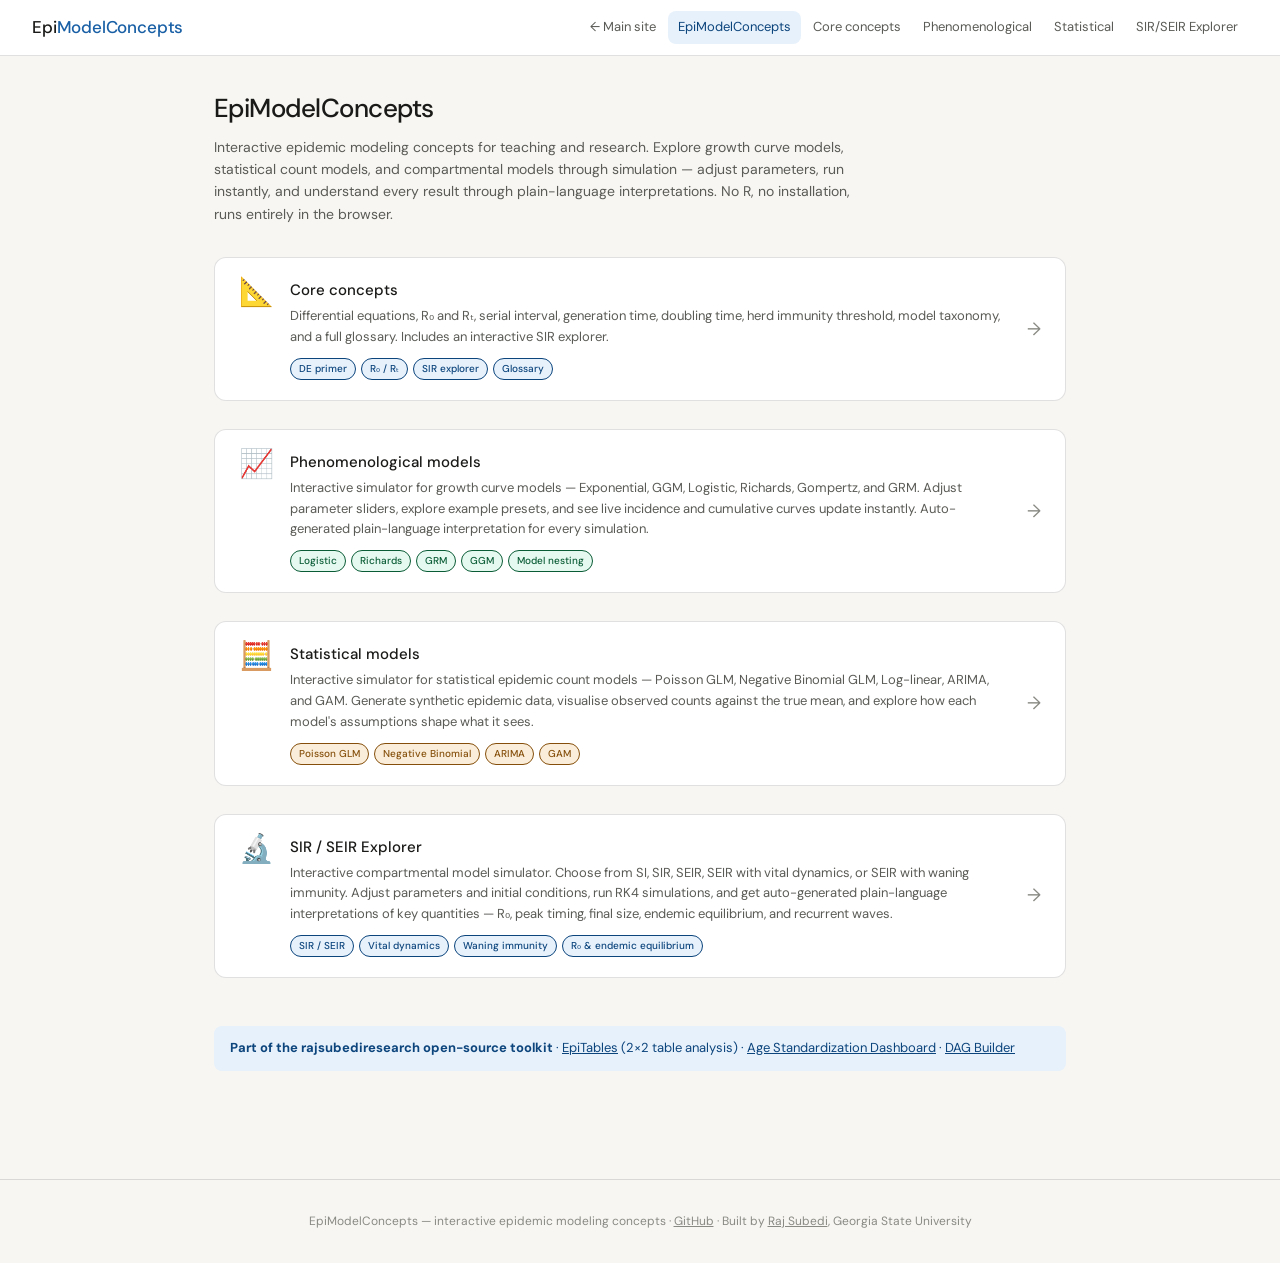
<file: index.html>
<!DOCTYPE html>
<html lang="en">
<head>
  <meta charset="UTF-8">
  <meta name="viewport" content="width=device-width, initial-scale=1.0">
  <title>EpiModelConcepts — Epidemic Modeling for Teaching and Research</title>
  <meta name="description" content="Interactive epidemic modeling concepts and tools. Phenomenological models, statistical models, differential equations, R0, serial interval — with real outbreak data and three-layer interpretations.">
  <link rel="preconnect" href="https://fonts.googleapis.com">
  <link href="https://fonts.googleapis.com/css2?family=DM+Sans:wght@400;500&family=DM+Mono&display=swap" rel="stylesheet">
  <link rel="stylesheet" href="css/style.css">
</head>
<body>

<header class="site-header">
  <a href="index.html" class="logo">Epi<span>ModelConcepts</span></a>
  <nav class="site-nav">
    <a href="https://rajsubediresearch.github.io" target="_blank">← Main site</a>
    <a href="index.html" class="active">EpiModelConcepts</a>
    <a href="concepts.html">Core concepts</a>
    <a href="phenomenological.html">Phenomenological</a>
    <a href="statistical.html">Statistical</a>
    <a href="sir_explorer.html">SIR/SEIR Explorer</a>
  </nav>
</header>

<main class="page-wrap">
  <div class="page-hero">
    <h1>EpiModelConcepts</h1>
    <p>Interactive epidemic modeling concepts for teaching and research. Explore growth curve models, statistical count models, and compartmental models through simulation — adjust parameters, run instantly, and understand every result through plain-language interpretations. No R, no installation, runs entirely in the browser.</p>
  </div>

  <!-- Module cards -->
  <div style="display:flex;flex-direction:column;gap:12px;margin-bottom:2rem">

    <a href="concepts.html" style="text-decoration:none">
      <div class="card" style="cursor:pointer;transition:border-color 0.15s" onmouseover="this.style.borderColor='var(--accent)'" onmouseout="this.style.borderColor=''">
        <div style="display:flex;align-items:flex-start;gap:16px">
          <div style="font-size:28px;line-height:1">📐</div>
          <div>
            <div style="font-size:15px;font-weight:500;color:var(--text);margin-bottom:4px">Core concepts</div>
            <div style="font-size:13px;color:var(--text-secondary);line-height:1.6;margin-bottom:10px">Differential equations, R₀ and Rₜ, serial interval, generation time, doubling time, herd immunity threshold, model taxonomy, and a full glossary. Includes an interactive SIR explorer.</div>
            <div style="display:flex;flex-wrap:wrap;gap:5px">
              <span class="tag" style="background:var(--accent-bg);border-color:var(--accent);color:var(--accent-text);font-size:10px;padding:2px 8px;border-radius:20px;border:0.5px solid;font-weight:500">DE primer</span>
              <span class="tag" style="background:var(--accent-bg);border-color:var(--accent);color:var(--accent-text);font-size:10px;padding:2px 8px;border-radius:20px;border:0.5px solid;font-weight:500">R₀ / Rₜ</span>
              <span class="tag" style="background:var(--accent-bg);border-color:var(--accent);color:var(--accent-text);font-size:10px;padding:2px 8px;border-radius:20px;border:0.5px solid;font-weight:500">SIR explorer</span>
              <span class="tag" style="background:var(--accent-bg);border-color:var(--accent);color:var(--accent-text);font-size:10px;padding:2px 8px;border-radius:20px;border:0.5px solid;font-weight:500">Glossary</span>
            </div>
          </div>
          <span style="font-size:18px;color:var(--text-tertiary);align-self:center;margin-left:auto">→</span>
        </div>
      </div>
    </a>

    <a href="phenomenological.html" style="text-decoration:none">
      <div class="card" style="cursor:pointer;transition:border-color 0.15s" onmouseover="this.style.borderColor='var(--accent)'" onmouseout="this.style.borderColor=''">
        <div style="display:flex;align-items:flex-start;gap:16px">
          <div style="font-size:28px;line-height:1">📈</div>
          <div>
            <div style="font-size:15px;font-weight:500;color:var(--text);margin-bottom:4px">Phenomenological models</div>
            <div style="font-size:13px;color:var(--text-secondary);line-height:1.6;margin-bottom:10px">Interactive simulator for growth curve models — Exponential, GGM, Logistic, Richards, Gompertz, and GRM. Adjust parameter sliders, explore example presets, and see live incidence and cumulative curves update instantly. Auto-generated plain-language interpretation for every simulation.</div>
            <div style="display:flex;flex-wrap:wrap;gap:5px">
              <span class="tag" style="background:var(--success-bg);border-color:var(--success-text);color:var(--success-text);font-size:10px;padding:2px 8px;border-radius:20px;border:0.5px solid;font-weight:500">Logistic</span>
              <span class="tag" style="background:var(--success-bg);border-color:var(--success-text);color:var(--success-text);font-size:10px;padding:2px 8px;border-radius:20px;border:0.5px solid;font-weight:500">Richards</span>
              <span class="tag" style="background:var(--success-bg);border-color:var(--success-text);color:var(--success-text);font-size:10px;padding:2px 8px;border-radius:20px;border:0.5px solid;font-weight:500">GRM</span>
              <span class="tag" style="background:var(--success-bg);border-color:var(--success-text);color:var(--success-text);font-size:10px;padding:2px 8px;border-radius:20px;border:0.5px solid;font-weight:500">GGM</span>
              <span class="tag" style="background:var(--success-bg);border-color:var(--success-text);color:var(--success-text);font-size:10px;padding:2px 8px;border-radius:20px;border:0.5px solid;font-weight:500">Model nesting</span>
            </div>
          </div>
          <span style="font-size:18px;color:var(--text-tertiary);align-self:center;margin-left:auto">→</span>
        </div>
      </div>
    </a>

    <a href="statistical.html" style="text-decoration:none">
      <div class="card" style="cursor:pointer;transition:border-color 0.15s" onmouseover="this.style.borderColor='var(--accent)'" onmouseout="this.style.borderColor=''">
        <div style="display:flex;align-items:flex-start;gap:16px">
          <div style="font-size:28px;line-height:1">🧮</div>
          <div>
            <div style="font-size:15px;font-weight:500;color:var(--text);margin-bottom:4px">Statistical models</div>
            <div style="font-size:13px;color:var(--text-secondary);line-height:1.6;margin-bottom:10px">Interactive simulator for statistical epidemic count models — Poisson GLM, Negative Binomial GLM, Log-linear, ARIMA, and GAM. Generate synthetic epidemic data, visualise observed counts against the true mean, and explore how each model's assumptions shape what it sees.</div>
            <div style="display:flex;flex-wrap:wrap;gap:5px">
              <span class="tag" style="background:var(--warn-bg);border-color:var(--warn-text);color:var(--warn-text);font-size:10px;padding:2px 8px;border-radius:20px;border:0.5px solid;font-weight:500">Poisson GLM</span>
              <span class="tag" style="background:var(--warn-bg);border-color:var(--warn-text);color:var(--warn-text);font-size:10px;padding:2px 8px;border-radius:20px;border:0.5px solid;font-weight:500">Negative Binomial</span>
              <span class="tag" style="background:var(--warn-bg);border-color:var(--warn-text);color:var(--warn-text);font-size:10px;padding:2px 8px;border-radius:20px;border:0.5px solid;font-weight:500">ARIMA</span>
              <span class="tag" style="background:var(--warn-bg);border-color:var(--warn-text);color:var(--warn-text);font-size:10px;padding:2px 8px;border-radius:20px;border:0.5px solid;font-weight:500">GAM</span>
            </div>
          </div>
          <span style="font-size:18px;color:var(--text-tertiary);align-self:center;margin-left:auto">→</span>
        </div>
      </div>
    </a>

    <a href="sir_explorer.html" style="text-decoration:none">
      <div class="card" style="cursor:pointer;transition:border-color 0.15s" onmouseover="this.style.borderColor='var(--accent)'" onmouseout="this.style.borderColor=''">
        <div style="display:flex;align-items:flex-start;gap:16px">
          <div style="font-size:28px;line-height:1">🔬</div>
          <div>
            <div style="font-size:15px;font-weight:500;color:var(--text);margin-bottom:4px">SIR / SEIR Explorer</div>
            <div style="font-size:13px;color:var(--text-secondary);line-height:1.6;margin-bottom:10px">Interactive compartmental model simulator. Choose from SI, SIR, SEIR, SEIR with vital dynamics, or SEIR with waning immunity. Adjust parameters and initial conditions, run RK4 simulations, and get auto-generated plain-language interpretations of key quantities — R₀, peak timing, final size, endemic equilibrium, and recurrent waves.</div>
            <div style="display:flex;flex-wrap:wrap;gap:5px">
              <span class="tag" style="background:var(--accent-bg);border-color:var(--accent);color:var(--accent-text);font-size:10px;padding:2px 8px;border-radius:20px;border:0.5px solid;font-weight:500">SIR / SEIR</span>
              <span class="tag" style="background:var(--accent-bg);border-color:var(--accent);color:var(--accent-text);font-size:10px;padding:2px 8px;border-radius:20px;border:0.5px solid;font-weight:500">Vital dynamics</span>
              <span class="tag" style="background:var(--accent-bg);border-color:var(--accent);color:var(--accent-text);font-size:10px;padding:2px 8px;border-radius:20px;border:0.5px solid;font-weight:500">Waning immunity</span>
              <span class="tag" style="background:var(--accent-bg);border-color:var(--accent);color:var(--accent-text);font-size:10px;padding:2px 8px;border-radius:20px;border:0.5px solid;font-weight:500">R₀ &amp; endemic equilibrium</span>
            </div>
          </div>
          <span style="font-size:18px;color:var(--text-tertiary);align-self:center;margin-left:auto">→</span>
        </div>
      </div>
    </a>

  </div>

  <div class="info-box" style="margin-top:1.5rem">
    <strong>Part of the rajsubediresearch open-source toolkit</strong> ·
    <a href="https://rajsubediresearch.github.io/epitables/" style="color:var(--accent-text)">EpiTables</a> (2×2 table analysis) ·
    <a href="https://rajsubediresearch.github.io/age-standardization-dashboard/" style="color:var(--accent-text)">Age Standardization Dashboard</a> ·
    <a href="https://rajsubediresearch.github.io/dag-builder/" style="color:var(--accent-text)">DAG Builder</a>
  </div>
</main>

<footer class="site-footer">
  EpiModelConcepts — interactive epidemic modeling concepts ·
  <a href="https://github.com/rajsubediresearch/epimodelconcepts" target="_blank">GitHub</a> ·
  Built by <a href="https://rajsubediresearch.github.io" target="_blank">Raj Subedi</a>, Georgia State University
</footer>

</body>
</html>
</file>
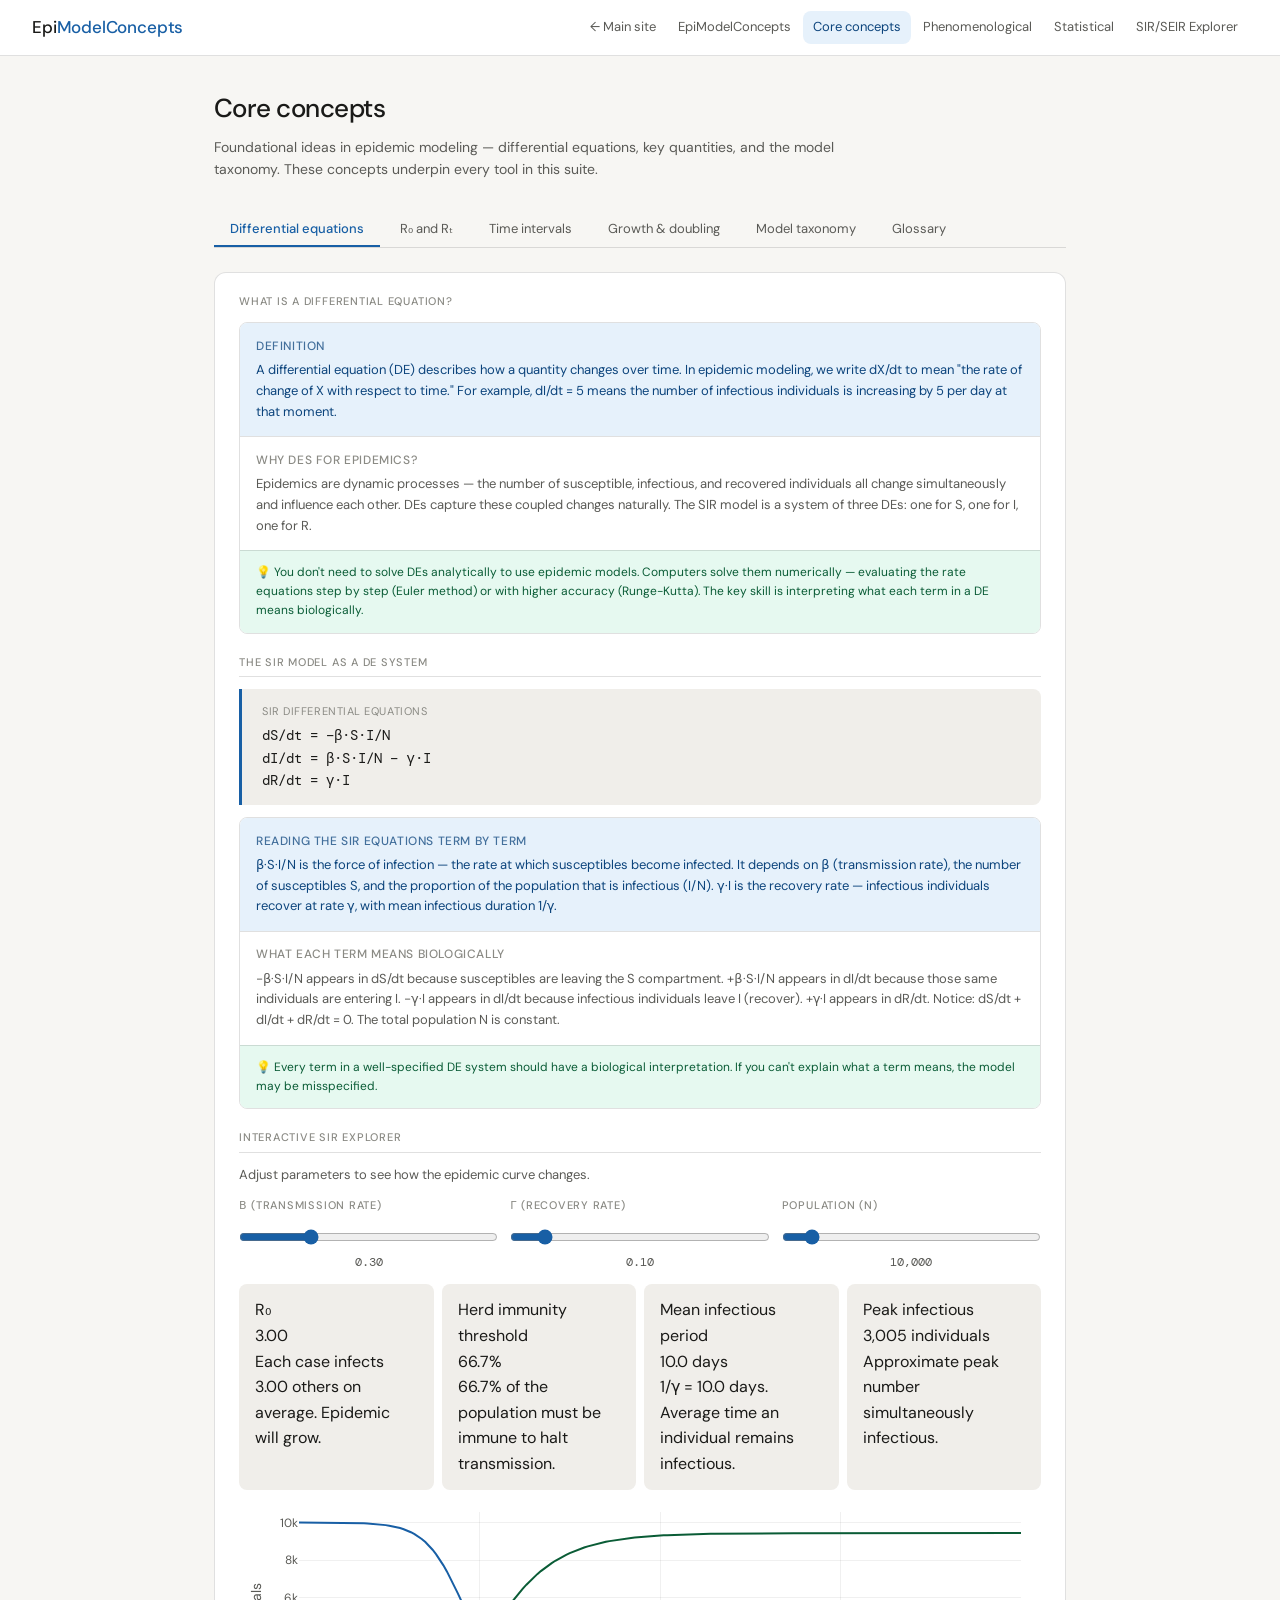
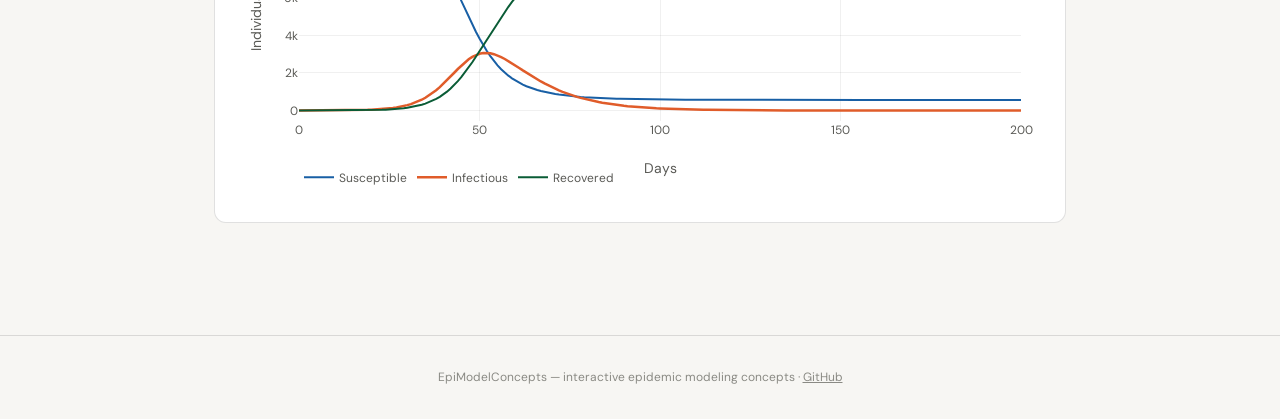
<file: concepts.html>
<!DOCTYPE html>
<html lang="en">
<head>
  <meta charset="UTF-8">
  <meta name="viewport" content="width=device-width, initial-scale=1.0">
  <title>EpiModelConcepts — Core Concepts</title>
  <meta name="description" content="Core epidemic modeling concepts: differential equations, R0, Rt, serial interval, generation time, doubling time, herd immunity threshold.">
  <link rel="preconnect" href="https://fonts.googleapis.com">
  <link href="https://fonts.googleapis.com/css2?family=DM+Sans:wght@400;500&family=DM+Mono&display=swap" rel="stylesheet">
  <link rel="stylesheet" href="css/style.css">
  <script src="https://cdn.plot.ly/plotly-2.27.0.min.js"></script>
</head>
<body>

<header class="site-header">
  <a href="index.html" class="logo">Epi<span>ModelConcepts</span></a>
  <nav class="site-nav">
    <a href="https://rajsubediresearch.github.io" target="_blank">← Main site</a>
    <a href="index.html">EpiModelConcepts</a>
    <a href="concepts.html" class="active">Core concepts</a>
    <a href="phenomenological.html">Phenomenological</a>
    <a href="statistical.html">Statistical</a>
    <a href="sir_explorer.html">SIR/SEIR Explorer</a>
  </nav>
</header>

<main class="page-wrap">
  <div class="page-hero">
    <h1>Core concepts</h1>
    <p>Foundational ideas in epidemic modeling — differential equations, key quantities, and the model taxonomy. These concepts underpin every tool in this suite.</p>
  </div>

  <div class="tab-bar">
    <button class="tab-btn active" onclick="showTab('de',this)">Differential equations</button>
    <button class="tab-btn" onclick="showTab('r0',this)">R₀ and Rₜ</button>
    <button class="tab-btn" onclick="showTab('intervals',this)">Time intervals</button>
    <button class="tab-btn" onclick="showTab('doubling',this)">Growth & doubling</button>
    <button class="tab-btn" onclick="showTab('taxonomy',this)">Model taxonomy</button>
    <button class="tab-btn" onclick="showTab('glossary',this)">Glossary</button>
  </div>

  <!-- DE Primer -->
  <div id="tab-de" class="tab-panel active">
    <div class="card">
      <div class="section-label">What is a differential equation?</div>
      <div class="concept-box">
        <div class="cb-definition">
          <strong>Definition</strong>
          A differential equation (DE) describes how a quantity changes over time. In epidemic modeling, we write dX/dt to mean "the rate of change of X with respect to time." For example, dI/dt = 5 means the number of infectious individuals is increasing by 5 per day at that moment.
        </div>
        <div class="cb-interpretation">
          <strong>Why DEs for epidemics?</strong>
          Epidemics are dynamic processes — the number of susceptible, infectious, and recovered individuals all change simultaneously and influence each other. DEs capture these coupled changes naturally. The SIR model is a system of three DEs: one for S, one for I, one for R.
        </div>
        <div class="cb-sowhat">You don't need to solve DEs analytically to use epidemic models. Computers solve them numerically — evaluating the rate equations step by step (Euler method) or with higher accuracy (Runge-Kutta). The key skill is interpreting what each term in a DE means biologically.</div>
      </div>

      <div class="inner-divider">The SIR model as a DE system</div>
      <div class="equation-box">
        <div class="eq-label">SIR differential equations</div>
        dS/dt = −β·S·I/N<br>
        dI/dt = β·S·I/N − γ·I<br>
        dR/dt = γ·I
      </div>
      <div class="concept-box" style="margin-top:0.75rem">
        <div class="cb-definition">
          <strong>Reading the SIR equations term by term</strong>
          β·S·I/N is the force of infection — the rate at which susceptibles become infected. It depends on β (transmission rate), the number of susceptibles S, and the proportion of the population that is infectious (I/N). γ·I is the recovery rate — infectious individuals recover at rate γ, with mean infectious duration 1/γ.
        </div>
        <div class="cb-interpretation">
          <strong>What each term means biologically</strong>
          −β·S·I/N appears in dS/dt because susceptibles are leaving the S compartment. +β·S·I/N appears in dI/dt because those same individuals are entering I. −γ·I appears in dI/dt because infectious individuals leave I (recover). +γ·I appears in dR/dt. Notice: dS/dt + dI/dt + dR/dt = 0. The total population N is constant.
        </div>
        <div class="cb-sowhat">Every term in a well-specified DE system should have a biological interpretation. If you can't explain what a term means, the model may be misspecified.</div>
      </div>

      <div class="inner-divider">Interactive SIR explorer</div>
      <p style="font-size:13px;color:var(--text-secondary);margin-bottom:12px">Adjust parameters to see how the epidemic curve changes.</p>
      <div style="display:grid;grid-template-columns:1fr 1fr 1fr;gap:12px;margin-bottom:12px">
        <div>
          <div class="section-label">β (transmission rate)</div>
          <input type="range" min="0.05" max="1.0" step="0.01" value="0.3" id="sirBeta" oninput="updateSIR()" style="width:100%;accent-color:var(--accent)">
          <div style="font-size:12px;color:var(--text-secondary);text-align:center;font-family:var(--font-mono)" id="sirBetaVal">0.30</div>
        </div>
        <div>
          <div class="section-label">γ (recovery rate)</div>
          <input type="range" min="0.05" max="0.5" step="0.01" value="0.1" id="sirGamma" oninput="updateSIR()" style="width:100%;accent-color:var(--accent)">
          <div style="font-size:12px;color:var(--text-secondary);text-align:center;font-family:var(--font-mono)" id="sirGammaVal">0.10</div>
        </div>
        <div>
          <div class="section-label">Population (N)</div>
          <input type="range" min="1000" max="100000" step="1000" value="10000" id="sirN" oninput="updateSIR()" style="width:100%;accent-color:var(--accent)">
          <div style="font-size:12px;color:var(--text-secondary);text-align:center;font-family:var(--font-mono)" id="sirNVal">10,000</div>
        </div>
      </div>
      <div id="sirMetrics" class="metrics-grid" style="margin-bottom:12px"></div>
      <div id="sirChart" style="width:100%;height:300px"></div>
    </div>
  </div>

  <!-- R0 and Rt -->
  <div id="tab-r0" class="tab-panel">
    <div class="card">
      <div class="section-label">Basic reproduction number R₀</div>
      <div class="concept-box">
        <div class="cb-definition">
          <strong>Definition</strong>
          R₀ (R-naught) is the average number of secondary cases generated by one infectious individual in a completely susceptible population, in the absence of interventions. R₀ is a property of the pathogen and the contact structure of the population — not of the epidemic's current state.
        </div>
        <div class="cb-interpretation">
          <strong>What R₀ tells you</strong>
          R₀ &gt; 1: each case generates more than one new case on average — epidemic grows. R₀ = 1: endemic equilibrium. R₀ &lt; 1: epidemic will die out. For the SIR model, R₀ = β/γ. For measles, R₀ ≈ 12–18. For COVID-19 (original strain), R₀ ≈ 2–3. For Omicron, R₀ ≈ 8–15.
        </div>
        <div class="cb-sowhat">R₀ determines the herd immunity threshold: HIT = 1 − 1/R₀. For measles (R₀ = 15), HIT ≈ 93% — this is why measles vaccination coverage must exceed 93% to prevent outbreaks.</div>
      </div>

      <div class="inner-divider">Effective reproduction number Rₜ</div>
      <div class="concept-box">
        <div class="cb-definition">
          <strong>Definition</strong>
          Rₜ (R-effective) is the average number of secondary cases generated by one infectious individual at time t, accounting for the current proportion of susceptibles, immunity from prior infection or vaccination, and behavioral interventions. Rₜ = R₀ · S(t)/N in the basic SIR model.
        </div>
        <div class="cb-interpretation">
          <strong>R₀ vs Rₜ</strong>
          R₀ is fixed for a given pathogen-population pair. Rₜ changes over time as susceptibles are depleted, immunity accumulates, and behaviors change. An epidemic peak occurs when Rₜ crosses 1 from above — each case is now generating less than one new case on average.
        </div>
        <div class="cb-sowhat">Rₜ is the key metric for real-time epidemic monitoring. Rₜ &gt; 1 means the epidemic is growing; Rₜ &lt; 1 means it's declining. Rₜ estimation requires careful accounting of reporting delays and the serial interval distribution.</div>
      </div>

      <div class="inner-divider">R₀ / Rₜ interactive calculator</div>
      <div class="field-row">
        <label>β (transmission rate)</label>
        <input type="number" id="r0Beta" value="0.3" step="0.01" min="0" oninput="updateR0()">
      </div>
      <div class="field-row">
        <label>γ (recovery rate)</label>
        <input type="number" id="r0Gamma" value="0.1" step="0.01" min="0.001" oninput="updateR0()">
      </div>
      <div class="field-row">
        <label>% Susceptible</label>
        <input type="number" id="r0Suscept" value="100" step="1" min="0" max="100" oninput="updateR0()">
      </div>
      <div id="r0Results" class="metrics-grid" style="margin-top:12px"></div>
    </div>
  </div>

  <!-- Time intervals -->
  <div id="tab-intervals" class="tab-panel">
    <div class="card">
      <div class="section-label">Serial interval, generation time, incubation period</div>

      <div class="concept-box">
        <div class="cb-definition">
          <strong>Incubation period</strong>
          The time from infection (exposure to the pathogen) to symptom onset. This is a property of the host-pathogen interaction. Varies across individuals — typically described by a lognormal or Weibull distribution. Example: COVID-19 incubation period ≈ 5 days (range 1–14 days).
        </div>
        <div class="cb-interpretation"><strong>Why it matters</strong>
          The incubation period determines quarantine duration. If incubation is 14 days, a 14-day quarantine is needed to be confident an exposed individual is not infectious.
        </div>
        <div class="cb-sowhat">In SEIR models, the exposed period (1/σ) approximates the incubation period minus any pre-symptomatic infectious period.</div>
      </div>

      <div class="concept-box" style="margin-top:0.75rem">
        <div class="cb-definition">
          <strong>Generation time</strong>
          The time between infection of a primary case and infection of a secondary case generated by that primary case. Measures the biological transmission cycle. Requires knowing exact infection times — difficult to observe directly.
        </div>
        <div class="cb-interpretation"><strong>Why it matters</strong>
          Generation time determines how fast an epidemic can grow. Short generation time → faster spread. R₀ per generation time gives the growth rate: r ≈ (R₀−1)/T_g where T_g is the mean generation time.
        </div>
        <div class="cb-sowhat">Generation time is the correct denominator for converting R₀ to an epidemic growth rate. Using serial interval instead introduces bias when there is pre-symptomatic transmission.</div>
      </div>

      <div class="concept-box" style="margin-top:0.75rem">
        <div class="cb-definition">
          <strong>Serial interval</strong>
          The time between symptom onset of a primary case and symptom onset of a secondary case generated by that primary case. Observable from contact tracing data (unlike generation time). Can be negative if the secondary case develops symptoms before the primary case (pre-symptomatic transmission).
        </div>
        <div class="cb-interpretation"><strong>Serial interval vs generation time</strong>
          Serial interval ≈ generation time when there is no pre-symptomatic transmission. For COVID-19, pre-symptomatic transmission means serial interval underestimates generation time. For diseases where symptoms precede infectiousness (e.g. some influenza strains), they may be approximately equal.
        </div>
        <div class="cb-sowhat">In practice, serial interval is used as a proxy for generation time in Rₜ estimation (e.g. EpiEstim method) because it is directly observable. Be aware of the bias this introduces when pre-symptomatic transmission is substantial.</div>
      </div>

      <div class="inner-divider">Key values by disease</div>
      <table class="param-table">
        <thead><tr><th>Disease</th><th>Incubation (days)</th><th>Serial interval (days)</th><th>R₀</th></tr></thead>
        <tbody>
          <tr><td class="p-name">Measles</td><td>10–14</td><td>11–12</td><td>12–18</td></tr>
          <tr><td class="p-name">COVID-19 (original)</td><td>4–6</td><td>4–8</td><td>2–3</td></tr>
          <tr><td class="p-name">COVID-19 (Omicron)</td><td>2–4</td><td>2–4</td><td>8–15</td></tr>
          <tr><td class="p-name">Influenza (seasonal)</td><td>1–4</td><td>2–4</td><td>1.2–1.4</td></tr>
          <tr><td class="p-name">Ebola</td><td>2–21</td><td>14–16</td><td>1.5–2.5</td></tr>
          <tr><td class="p-name">Smallpox</td><td>7–19</td><td>14–22</td><td>5–7</td></tr>
          <tr><td class="p-name">Polio</td><td>4–35</td><td>—</td><td>5–7</td></tr>
        </tbody>
      </table>
    </div>
  </div>

  <!-- Doubling time -->
  <div id="tab-doubling" class="tab-panel">
    <div class="card">
      <div class="section-label">Growth rate, doubling time, and their relationship</div>
      <div class="concept-box">
        <div class="cb-definition">
          <strong>Epidemic growth rate r</strong>
          The intrinsic growth rate r describes how fast cases multiply during the exponential growth phase. It is the slope of the log-transformed epidemic curve. Units: per day, per week, etc. If I(t) = I₀·e^(rt), then r = ln(I(t)/I₀)/t.
        </div>
        <div class="cb-interpretation"><strong>Growth rate and R₀</strong>
          For the SIR model: r ≈ β − γ = γ(R₀ − 1). More generally: r ≈ (R₀ − 1)/T_g where T_g is the mean generation time. This links the observable growth rate to the unobservable R₀ — but requires knowing T_g.
        </div>
        <div class="cb-sowhat">Estimate r directly from early epidemic data by fitting a log-linear regression (log cases vs time). Then estimate R₀ = 1 + r·T_g, being explicit about your assumed generation time.</div>
      </div>

      <div class="concept-box" style="margin-top:0.75rem">
        <div class="cb-definition">
          <strong>Doubling time T₂</strong>
          The time for the number of cases to double. T₂ = ln(2)/r ≈ 0.693/r. During COVID-19 early 2020, doubling times of 3–7 days were observed in many countries. Measles outbreaks in susceptible populations can double in 7–10 days.
        </div>
        <div class="cb-interpretation"><strong>Interpreting doubling time</strong>
          A 3-day doubling time means cases increase 10-fold in ~10 days and 100-fold in ~20 days. Small changes in r produce large changes in doubling time. Interventions that reduce r by 30% extend doubling time by 43% — this is why early intervention has disproportionate impact.
        </div>
        <div class="cb-sowhat">Report doubling time alongside confidence intervals from the regression. A doubling time of 5 days (95% CI: 4–7) conveys both the central estimate and the uncertainty — critical for public health messaging.</div>
      </div>

      <div class="inner-divider">Growth rate ↔ Doubling time calculator</div>
      <div class="field-row">
        <label>Growth rate r</label>
        <input type="number" id="growthR" value="0.14" step="0.01" oninput="updateGrowth('r')">
        <span style="font-size:12px;color:var(--text-tertiary)">per time unit</span>
      </div>
      <div class="field-row">
        <label>Doubling time T₂</label>
        <input type="number" id="growthT2" value="4.95" step="0.1" oninput="updateGrowth('t2')">
        <span style="font-size:12px;color:var(--text-tertiary)">time units</span>
      </div>
      <div class="field-row">
        <label>Generation time T_g</label>
        <input type="number" id="growthTg" value="5" step="0.5" oninput="updateGrowth('r')">
        <span style="font-size:12px;color:var(--text-tertiary)">time units (for R₀ estimate)</span>
      </div>
      <div id="growthResults" class="metrics-grid" style="margin-top:12px"></div>
    </div>
  </div>

  <!-- Model taxonomy -->
  <div id="tab-taxonomy" class="tab-panel">
    <div class="card">
      <div class="section-label">Epidemic model taxonomy</div>
      <p style="font-size:13px;color:var(--text-secondary);margin-bottom:1rem">A map of the major model classes used in infectious disease epidemiology — what they assume, when to use them, and how they relate.</p>

      <div class="concept-box">
        <div class="cb-definition"><strong>Phenomenological models</strong>
          Fit a mathematical curve directly to epidemic data without mechanistic assumptions. Examples: logistic, Richards, Gompertz, sub-epidemic wave model. Parameters are estimated empirically. No compartments — just a growth function.
        </div>
        <div class="cb-interpretation"><strong>When to use</strong> Real-time forecasting with limited data, early outbreak assessment, final size estimation, multi-wave decomposition.</div>
        <div class="cb-sowhat">Best for: "How many total cases will there be?" and "When will the peak occur?" Not suitable for: "What if we vaccinate 40% of the population?"</div>
      </div>

      <div class="concept-box" style="margin-top:0.75rem">
        <div class="cb-definition"><strong>Compartmental models (mechanistic)</strong>
          Divide the population into compartments (S, E, I, R, etc.) and write differential equations governing flow between compartments. Parameters have biological interpretations (transmission rate, recovery rate). Examples: SIR, SEIR, SEIRD, SEIRV.
        </div>
        <div class="cb-interpretation"><strong>When to use</strong> Counterfactual analyses (intervention scenarios), R₀ estimation, understanding transmission dynamics, vaccine impact modeling.</div>
        <div class="cb-sowhat">Best for: "What would happen if we vaccinated X% of the population?" or "How does this variant's shorter generation time affect peak timing?" Requires more data and assumptions than phenomenological models.</div>
      </div>

      <div class="concept-box" style="margin-top:0.75rem">
        <div class="cb-definition"><strong>Statistical models</strong>
          Use regression frameworks (log-linear, Poisson, Negative Binomial, time series) to model the association between time and case counts. Make explicit distributional assumptions. Include Serfling regression for seasonal baseline estimation.
        </div>
        <div class="cb-interpretation"><strong>When to use</strong> Growth rate estimation, excess mortality calculation, surveillance trend analysis, short-term forecasting with uncertainty quantification.</div>
        <div class="cb-sowhat">Best for: "Is this season's influenza activity above the epidemic threshold?" and "What is the growth rate in this region?" Statistical models are the backbone of routine public health surveillance.</div>
      </div>

      <div class="concept-box" style="margin-top:0.75rem">
        <div class="cb-definition"><strong>Stochastic models</strong>
          Incorporate randomness into transmission and recovery events. At small population sizes, chance effects dominate — deterministic models overestimate outbreak probability. Branching processes model early outbreak extinction risk.
        </div>
        <div class="cb-interpretation"><strong>When to use</strong> Small outbreak settings (spillover events, border introductions), estimating probability of sustained transmission, superspreading analysis.</div>
        <div class="cb-sowhat">For large outbreaks (thousands of cases), deterministic models are good approximations. For early detection with tens of cases, stochastic models are essential — the epidemic may go extinct even with R₀ &gt; 1.</div>
      </div>

      <div class="concept-box" style="margin-top:0.75rem">
        <div class="cb-definition"><strong>Ensemble and multi-model approaches</strong>
          Combine forecasts from multiple models using weighted averaging. The CDC FluSight and COVID-19 Forecast Hub use ensemble methods. Weights can be based on past performance (WIS-weighted ensembles) or equal weighting.
        </div>
        <div class="cb-interpretation"><strong>When to use</strong> Operational forecasting where reliability across outbreak types matters more than any single model's performance on one outbreak.</div>
        <div class="cb-sowhat">Ensembles consistently outperform individual models on average, but individual models can outperform ensembles on specific outbreaks. The WIS-based ensemble weighting approach developed in Chowell Lab provides a principled framework for combining models with quantified uncertainty.</div>
      </div>
    </div>
  </div>

  <!-- Glossary -->
  <div id="tab-glossary" class="tab-panel">
    <div class="card">
      <div class="section-label">Glossary</div>
      <div id="glossaryContent"></div>
    </div>
  </div>

</main>

<footer class="site-footer">
  EpiModelConcepts — interactive epidemic modeling concepts ·
  <a href="https://github.com/rajsubediresearch/epimodelconcepts" target="_blank">GitHub</a>
</footer>

<script>
const Core = {
  metricCard(label, value, unit, tooltip) {
    return `<div class="metric-card" title="${tooltip||''}">
      <div class="metric-label">${label}</div>
      <div class="metric-value">${value}${unit?`<span class="metric-unit"> ${unit}</span>`:''}</div>
      ${tooltip?`<div class="metric-tip">${tooltip}</div>`:''}
    </div>`;
  }
};
</script>
<script>
function showTab(id, btn) {
  document.querySelectorAll('.tab-panel').forEach(p=>p.classList.remove('active'));
  document.querySelectorAll('.tab-btn').forEach(b=>b.classList.remove('active'));
  document.getElementById('tab-'+id).classList.add('active');
  btn.classList.add('active');
}

/* ── SIR simulator ── */
function solveSIR(beta, gamma, N, days=200) {
  let S=N-1, I=1, R=0;
  const ts=[0],Ss=[S],Is=[I],Rs=[R];
  const dt=0.5;
  for(let t=dt;t<=days;t+=dt){
    const dS=-beta*S*I/N*dt;
    const dI=(beta*S*I/N-gamma*I)*dt;
    const dR=gamma*I*dt;
    S=Math.max(0,S+dS); I=Math.max(0,I+dI); R+=dR;
    if(t%1<dt){ts.push(Math.round(t));Ss.push(S);Is.push(I);Rs.push(R);}
  }
  return {t:ts,S:Ss,I:Is,R:Rs};
}

function updateSIR() {
  const beta=parseFloat(document.getElementById('sirBeta').value)||0.3;
  const gamma=parseFloat(document.getElementById('sirGamma').value)||0.1;
  const N=parseFloat(document.getElementById('sirN').value)||10000;
  document.getElementById('sirBetaVal').textContent=beta.toFixed(2);
  document.getElementById('sirGammaVal').textContent=gamma.toFixed(2);
  document.getElementById('sirNVal').textContent=N.toLocaleString();

  const R0=beta/gamma;
  const HIT=(1-1/R0)*100;
  const peakI=R0>1?(N*(1-1/R0-Math.log(R0)/R0)):0;

  document.getElementById('sirMetrics').innerHTML=
    Core.metricCard('R₀', R0.toFixed(2), '', `Each case infects ${R0.toFixed(2)} others on average. ${R0>1?'Epidemic will grow.':'Epidemic will not sustain.'}`)+
    Core.metricCard('Herd immunity threshold', R0>1?HIT.toFixed(1)+'%':'N/A', '', R0>1?`${HIT.toFixed(1)}% of the population must be immune to halt transmission.`:'R₀ ≤ 1 — herd immunity threshold does not apply.')+
    Core.metricCard('Mean infectious period', (1/gamma).toFixed(1)+' days', '', `1/γ = ${(1/gamma).toFixed(1)} days. Average time an individual remains infectious.`)+
    Core.metricCard('Peak infectious', R0>1?Math.round(peakI).toLocaleString()+' individuals':'—','',R0>1?`Approximate peak number simultaneously infectious.`:'');

  const sir=solveSIR(beta,gamma,N);
  Plotly.newPlot('sirChart',[
    {x:sir.t,y:sir.S,mode:'lines',name:'Susceptible',line:{color:'#185FA5',width:2}},
    {x:sir.t,y:sir.I,mode:'lines',name:'Infectious',line:{color:'#E05C2A',width:2.5}},
    {x:sir.t,y:sir.R,mode:'lines',name:'Recovered',line:{color:'#0A5C36',width:2}}
  ],{
    paper_bgcolor:'transparent',plot_bgcolor:'transparent',
    font:{family:'DM Sans, system-ui',size:12,color:'#5a5a56'},
    xaxis:{title:'Days',gridcolor:'rgba(0,0,0,0.06)',zeroline:false},
    yaxis:{title:'Individuals',gridcolor:'rgba(0,0,0,0.06)',zeroline:false},
    legend:{orientation:'h',y:-0.2},
    margin:{t:10,r:20,b:60,l:60}
  },{responsive:true,displayModeBar:false});
}

/* ── R₀ calculator ── */
function updateR0() {
  const beta=parseFloat(document.getElementById('r0Beta').value)||0.3;
  const gamma=parseFloat(document.getElementById('r0Gamma').value)||0.1;
  const pct=parseFloat(document.getElementById('r0Suscept').value)||100;
  const R0=beta/gamma;
  const Rt=R0*(pct/100);
  const HIT=R0>1?(1-1/R0)*100:null;
  document.getElementById('r0Results').innerHTML=
    Core.metricCard('R₀', R0.toFixed(3), 'β/γ', `Basic reproduction number = ${R0.toFixed(2)}. ${R0>1?'Epidemic can grow.':'Epidemic cannot sustain — will die out.'}`)+
    Core.metricCard('Rₜ', Rt.toFixed(3), `R₀ × S/N`, `Effective Rₜ = ${Rt.toFixed(2)} given ${pct}% susceptible. ${Rt>1?'Epidemic is growing.':'Epidemic is declining.'}`)+
    Core.metricCard('Herd immunity threshold', HIT!==null?HIT.toFixed(1)+'%':'N/A', '1 − 1/R₀', HIT!==null?`${HIT.toFixed(1)}% immune coverage needed to halt transmission.`:'R₀ ≤ 1.')+
    Core.metricCard('Mean infectious period', (1/gamma).toFixed(1)+' days', '1/γ', `Average infectious duration = ${(1/gamma).toFixed(1)} days.`);
}

/* ── Growth/doubling calculator ── */
function updateGrowth(changedField) {
  let r,t2;
  if(changedField==='r'){
    r=parseFloat(document.getElementById('growthR').value)||0.14;
    t2=Math.log(2)/r;
    document.getElementById('growthT2').value=t2.toFixed(2);
  } else {
    t2=parseFloat(document.getElementById('growthT2').value)||4.95;
    r=Math.log(2)/t2;
    document.getElementById('growthR').value=r.toFixed(4);
  }
  const Tg=parseFloat(document.getElementById('growthTg').value)||5;
  const R0_est=1+r*Tg;
  const x10=Math.log(10)/r;
  document.getElementById('growthResults').innerHTML=
    Core.metricCard('Growth rate r', r.toFixed(4), 'per time unit', `Cases multiply by e^r ≈ ${Math.exp(r).toFixed(3)} each time unit.`)+
    Core.metricCard('Doubling time T₂', t2.toFixed(2), 'time units', `Cases double every ${t2.toFixed(1)} time units. Derived as ln(2)/r.`)+
    Core.metricCard('10-fold time', x10.toFixed(2), 'time units', `Cases increase 10-fold in ${x10.toFixed(1)} time units = ${(x10/t2).toFixed(1)} doubling times.`)+
    Core.metricCard('R₀ estimate', R0_est.toFixed(2), '1 + r·T_g', `Estimated R₀ = ${R0_est.toFixed(2)} assuming generation time T_g = ${Tg} time units. This estimate is sensitive to the assumed T_g.`);
}

/* ── Glossary ── */
const glossaryTerms = [
  ['Attack rate','The proportion of a population that becomes infected during an outbreak. Final attack rate = total cases / population at risk.'],
  ['Basic reproduction number (R₀)','Average secondary cases per primary case in a fully susceptible population with no interventions.'],
  ['Calibration','A probabilistic forecast is well-calibrated if observed values fall within stated prediction intervals at the stated frequency (e.g. 95% of outcomes within 95% intervals).'],
  ['Compartmental model','An epidemic model that divides the population into compartments (S, E, I, R, etc.) governed by differential equations.'],
  ['Doubling time','Time for cases to double during exponential growth. T₂ = ln(2)/r where r is the epidemic growth rate.'],
  ['Effective reproduction number (Rₜ)','Average secondary cases per primary case at time t, accounting for current immunity and interventions.'],
  ['Ensemble forecast','A combined forecast from multiple models, often outperforming any individual model.'],
  ['Excess mortality','Deaths above a historical baseline. Used to estimate the full mortality impact of an epidemic including indirect effects.'],
  ['Force of infection','The per capita rate at which susceptibles become infected. In SIR: λ = β·I/N.'],
  ['Generation time','Time between infection of a primary case and infection of their secondary case.'],
  ['Herd immunity threshold (HIT)','Proportion of the population that must be immune (from vaccination or prior infection) to prevent epidemic growth. HIT = 1 − 1/R₀.'],
  ['Identifiability','A model is identifiable if its parameters can be uniquely determined from observed data. Overparameterized models are non-identifiable — multiple parameter combinations fit equally well.'],
  ['Incubation period','Time from exposure/infection to symptom onset.'],
  ['Logistic growth','An S-shaped growth model where growth slows as cases approach a carrying capacity K. dC/dt = r·C·(1−C/K).'],
  ['Negative Binomial distribution','A count distribution that allows variance to exceed the mean (overdispersion). Parameterized by mean μ and dispersion θ. Variance = μ + μ²/θ.'],
  ['Overdispersion','When the variance of count data exceeds the mean (VMR > 1). Common in outbreak data due to superspreading and clustering.'],
  ['Phenomenological model','A model that fits a mathematical function to epidemic data without mechanistic biological assumptions.'],
  ['Poisson distribution','A count distribution where variance = mean (equidispersion). The baseline model for count data.'],
  ['Richards model','A generalization of the logistic model with an asymmetry parameter a. Reduces to logistic when a=1.'],
  ['Serfling model','A regression model for estimating expected (baseline) mortality or disease activity using historical data with seasonal harmonics. Excess defined as observed above upper confidence bound.'],
  ['Serial interval','Time between symptom onset in a primary case and symptom onset in their secondary case.'],
  ['Sub-epidemic wave model','A phenomenological model that represents a multi-wave epidemic as a sum of overlapping logistic sub-epidemics. Developed by Chowell and colleagues.'],
  ['Variance-to-mean ratio (VMR)','Index of dispersion. VMR = 1: equidispersion. VMR > 1: overdispersion. VMR < 1: underdispersion.'],
  ['WIS (Weighted Interval Score)','A proper scoring rule for probabilistic forecasts. Decomposes into sharpness and calibration components. Lower is better.'],
];

document.getElementById('glossaryContent').innerHTML = glossaryTerms.sort((a,b)=>a[0].localeCompare(b[0])).map(([term,def])=>`
  <div class="test-result-row" style="align-items:flex-start;padding:10px 0">
    <div style="min-width:200px;font-size:13px;font-weight:500;color:var(--text)">${term}</div>
    <div style="font-size:13px;color:var(--text-secondary);line-height:1.6">${def}</div>
  </div>`).join('');

// Init on load
window.onload = () => { updateSIR(); updateR0(); updateGrowth('r'); };
</script>
</body>
</html>
</file>
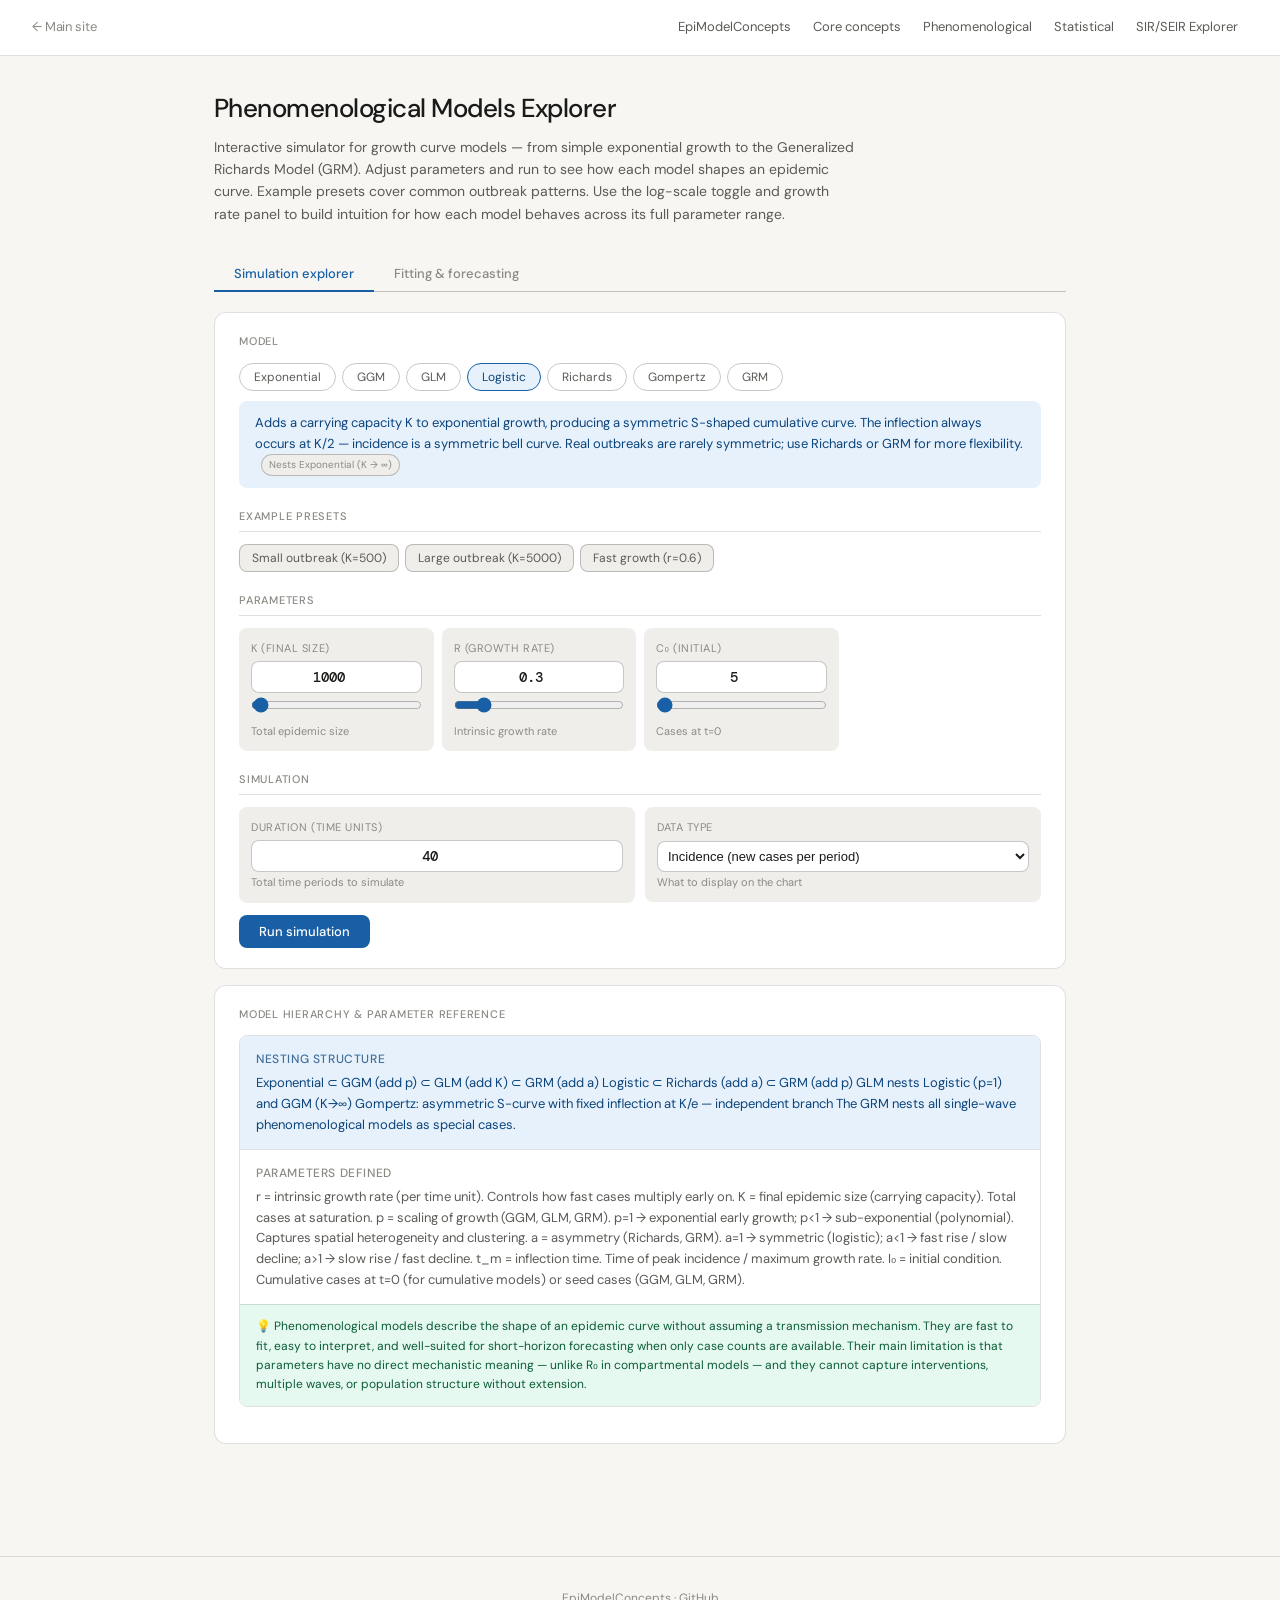
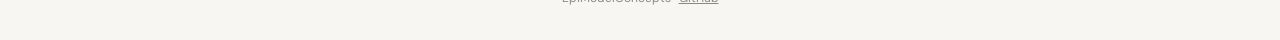
<file: phenomenological.html>
<!DOCTYPE html>
<html lang="en">
<head>
  <meta charset="UTF-8">
  <meta name="viewport" content="width=device-width, initial-scale=1.0">
  <title>EpiModelConcepts — Phenomenological Models Explorer</title>
  <link rel="preconnect" href="https://fonts.googleapis.com">
  <link href="https://fonts.googleapis.com/css2?family=DM+Sans:wght@400;500&family=DM+Mono&display=swap" rel="stylesheet">
  <link rel="stylesheet" href="css/style.css">
  <script src="https://cdn.plot.ly/plotly-2.27.0.min.js"></script>
  <style>
    .preset-grid{display:flex;flex-wrap:wrap;gap:6px;margin-top:8px}
    .preset-btn{font-size:12px;font-family:var(--font);padding:5px 12px;border:0.5px solid var(--border-med);border-radius:var(--radius-md);background:var(--bg-secondary);color:var(--text-secondary);cursor:pointer;transition:all 0.15s;text-align:left}
    .preset-btn:hover{border-color:var(--accent);color:var(--accent)}
    .param-grid{display:grid;grid-template-columns:repeat(auto-fill,minmax(180px,1fr));gap:8px;margin-top:8px}
    .param-card{background:var(--bg-secondary);border-radius:var(--radius-md);padding:0.75rem}
    .param-card label{font-size:11px;color:var(--text-tertiary);text-transform:uppercase;letter-spacing:0.05em;display:block;margin-bottom:4px}
    .param-card input[type=number]{width:100%;font-family:var(--font-mono);font-size:14px;font-weight:500;text-align:center;padding:6px;border:0.5px solid var(--border-med);border-radius:var(--radius-md);background:var(--bg);color:var(--text)}
    .param-card input[type=range]{width:100%;margin-top:4px;accent-color:var(--accent)}
    .param-card input:focus{outline:none;border-color:var(--accent)}
    .param-card .param-hint{font-size:11px;color:var(--text-tertiary);margin-top:3px;line-height:1.4}
    .interp-card{background:var(--accent-bg);border:0.5px solid var(--accent);border-radius:var(--radius-lg);padding:1rem 1.25rem;margin-top:0.75rem}
    .interp-card .section-label{color:var(--accent-text)}
    .interp-card p{font-size:13px;color:var(--accent-text);line-height:1.7;margin-bottom:6px}
    .interp-card p:last-child{margin-bottom:0}
    .kv-grid{display:grid;grid-template-columns:repeat(auto-fill,minmax(160px,1fr));gap:8px;margin-top:8px}
    .kv-card{background:var(--bg-secondary);border-radius:var(--radius-md);padding:0.75rem 1rem}
    .kv-card .kv-label{font-size:11px;color:var(--text-tertiary);margin-bottom:3px}
    .kv-card .kv-value{font-size:18px;font-weight:500;color:var(--text);font-family:var(--font-mono)}
    .kv-card .kv-sub{font-size:11px;color:var(--text-secondary);margin-top:2px}
    .nest-badge{display:inline-block;font-size:10px;padding:2px 7px;border-radius:20px;background:var(--bg-secondary);border:0.5px solid var(--border-med);color:var(--text-tertiary);margin-left:6px;vertical-align:middle}
    .page-tabs{display:flex;gap:0;border-bottom:1px solid var(--border-med);margin-bottom:1.25rem}
    .page-tab{font-size:13px;font-family:var(--font);font-weight:500;padding:8px 20px;border:none;background:none;color:var(--text-tertiary);cursor:pointer;border-bottom:2px solid transparent;margin-bottom:-1px;transition:all 0.15s}
    .page-tab.active{color:var(--accent);border-bottom-color:var(--accent)}
    .page-tab:hover{color:var(--text)}
    .page-tab-panel{display:none}.page-tab-panel.active{display:block}
    .math-box{background:var(--bg-secondary);border:0.5px solid var(--border-med);border-radius:var(--radius-md);padding:0.75rem 1rem;font-size:12px;color:var(--text-secondary);line-height:1.7;margin-top:8px}
    .math-box strong{color:var(--text)}
    .traffic-grid{display:grid;grid-template-columns:repeat(auto-fill,minmax(140px,1fr));gap:6px;margin-top:8px}
    .traffic-card{border-radius:var(--radius-md);padding:0.6rem 0.8rem;font-size:12px}
    .traffic-card .tc-param{font-weight:500;margin-bottom:2px}
    .traffic-card .tc-cv{font-family:var(--font-mono);font-size:14px;font-weight:500}
    .tc-green{background:#d1fae5;border:0.5px solid #059669;color:#065f46}
    .tc-yellow{background:#fef3c7;border:0.5px solid #d97706;color:#92400e}
    .tc-red{background:#fee2e2;border:0.5px solid #dc2626;color:#7f1d1d}
    .progress-bar{height:4px;background:var(--bg-secondary);border-radius:2px;overflow:hidden;margin-top:6px}
    .progress-fill{height:100%;background:var(--accent);border-radius:2px;transition:width 0.1s}
  </style>
</head>
<body>
<header class="site-header">
  <a href="https://rajsubediresearch.github.io" target="_blank" class="logo" style="font-size:13px;color:var(--text-tertiary);font-weight:400">← Main site</a>
  <nav class="site-nav">
    <a href="index.html">EpiModelConcepts</a>
    <a href="concepts.html">Core concepts</a>
    <a href="phenomenological.html">Phenomenological</a>
    <a href="statistical.html">Statistical</a>
    <a href="sir_explorer.html">SIR/SEIR Explorer</a>
  </nav>
</header>

<main class="page-wrap">
  <div class="page-hero">
    <h1>Phenomenological Models Explorer</h1>
    <p>Interactive simulator for growth curve models — from simple exponential growth to the Generalized Richards Model (GRM). Adjust parameters and run to see how each model shapes an epidemic curve. Example presets cover common outbreak patterns. Use the log-scale toggle and growth rate panel to build intuition for how each model behaves across its full parameter range.</p>
  </div>

  <div class="page-tabs">
    <button class="page-tab active" onclick="switchTab('sim',this)">Simulation explorer</button>
    <button class="page-tab" onclick="switchTab('fit',this)">Fitting & forecasting</button>
  </div>

  <!-- ═══════ TAB 1: SIMULATION EXPLORER ═══════ -->
  <div id="tab-sim" class="page-tab-panel active">

  <div class="card">
    <div class="section-label">Model</div>
    <div class="pill-group" id="modelPills">
      <button class="pill-btn" onclick="setModel('exponential',this)">Exponential</button>
      <button class="pill-btn" onclick="setModel('ggm',this)">GGM</button>
      <button class="pill-btn" onclick="setModel('glm',this)">GLM</button>
      <button class="pill-btn active" onclick="setModel('logistic',this)">Logistic</button>
      <button class="pill-btn" onclick="setModel('richards',this)">Richards</button>
      <button class="pill-btn" onclick="setModel('gompertz',this)">Gompertz</button>
      <button class="pill-btn" onclick="setModel('grm',this)">GRM</button>
    </div>
    <div id="modelDescription" class="info-box" style="margin-top:8px;font-size:13px"></div>
    <div class="inner-divider">Example presets</div>
    <div class="preset-grid" id="presetGrid"></div>
    <div class="inner-divider">Parameters</div>
    <div class="param-grid" id="paramGrid"></div>
    <div class="inner-divider">Simulation</div>
    <div style="display:flex;gap:10px;align-items:center;flex-wrap:wrap;margin-bottom:8px">
      <div class="param-card" style="flex:1;min-width:180px">
        <label>Duration (time units)</label>
        <input type="number" id="simDuration" value="40" min="1" max="500">
        <div class="param-hint">Total time periods to simulate</div>
      </div>
      <div class="param-card" style="flex:1;min-width:180px">
        <label>Data type</label>
        <select id="showType" style="width:100%;font-size:13px;padding:6px;border:0.5px solid var(--border-med);border-radius:var(--radius-md);background:var(--bg);color:var(--text)" onchange="runSim()">
          <option value="incidence">Incidence (new cases per period)</option>
          <option value="cumulative">Cumulative cases</option>
          <option value="both">Both</option>
        </select>
        <div class="param-hint">What to display on the chart</div>
      </div>
    </div>
    <div style="margin-top:0.75rem;display:flex;gap:10px;align-items:center;flex-wrap:wrap">
      <button class="btn-primary" onclick="runSim()">Run simulation</button>
      <span id="simStatus" style="font-size:12px;color:var(--text-tertiary)"></span>
    </div>
  </div>

  <div id="resultsArea" style="display:none">
    <div class="card">
      <div style="display:flex;align-items:center;justify-content:space-between;flex-wrap:wrap;gap:8px">
        <div class="section-label" id="chartTitle">Epidemic curve</div>
        <button id="logToggleBtn" onclick="toggleLog()" style="font-size:11px;font-family:var(--font);padding:4px 12px;border:0.5px solid var(--border-med);border-radius:var(--radius-md);background:var(--bg-secondary);color:var(--text-secondary);cursor:pointer;transition:all 0.15s">Log scale: OFF</button>
      </div>
      <div id="simChart" style="width:100%;height:380px"></div>
    </div>
    <div class="card">
      <div class="section-label">Instantaneous growth rate r(t)</div>
      <div style="font-size:12px;color:var(--text-tertiary);margin-bottom:8px">d/dt [ln i(t)] — positive = growing, zero = peak, negative = declining</div>
      <div id="growthRateChart" style="width:100%;height:240px"></div>
    </div>
    <div class="card">
      <div class="section-label">Key quantities</div>
      <div class="kv-grid" id="kvGrid"></div>
    </div>
    <div class="interp-card" id="interpCard">
      <div class="section-label">Auto-interpretation</div>
      <div id="interpText"></div>
    </div>
    <div class="card">
      <div class="section-label">Model equations</div>
      <div id="equationsBox"></div>
    </div>
  </div>

  <!-- Model hierarchy reference -->
  <div class="card">
    <div class="section-label">Model hierarchy & parameter reference</div>
    <div class="concept-box">
      <div class="cb-definition"><strong>Nesting structure</strong>
        Exponential ⊂ GGM (add p) ⊂ GLM (add K) ⊂ GRM (add a)
        Logistic ⊂ Richards (add a) ⊂ GRM (add p)
        GLM nests Logistic (p=1) and GGM (K→∞)
        Gompertz: asymmetric S-curve with fixed inflection at K/e — independent branch
        The GRM nests all single-wave phenomenological models as special cases.
      </div>
      <div class="cb-interpretation"><strong>Parameters defined</strong>
        r = intrinsic growth rate (per time unit). Controls how fast cases multiply early on.
        K = final epidemic size (carrying capacity). Total cases at saturation.
        p = scaling of growth (GGM, GLM, GRM). p=1 → exponential early growth; p&lt;1 → sub-exponential (polynomial). Captures spatial heterogeneity and clustering.
        a = asymmetry (Richards, GRM). a=1 → symmetric (logistic); a&lt;1 → fast rise / slow decline; a&gt;1 → slow rise / fast decline.
        t_m = inflection time. Time of peak incidence / maximum growth rate.
        I₀ = initial condition. Cumulative cases at t=0 (for cumulative models) or seed cases (GGM, GLM, GRM).
      </div>
      <div class="cb-sowhat">Phenomenological models describe the shape of an epidemic curve without assuming a transmission mechanism. They are fast to fit, easy to interpret, and well-suited for short-horizon forecasting when only case counts are available. Their main limitation is that parameters have no direct mechanistic meaning — unlike R₀ in compartmental models — and they cannot capture interventions, multiple waves, or population structure without extension.</div>
    </div>
  </div>

  </div><!-- end tab-sim -->

  <!-- ═══════ TAB 2: FITTING & FORECASTING ═══════ -->
  <div id="tab-fit" class="page-tab-panel">

  <!-- Section 1: Data generation -->
  <div class="card">
    <div class="section-label">1 — Generate synthetic data</div>
    <p style="font-size:13px;color:var(--text-secondary);margin-bottom:10px">Choose a "true" model and parameters, add observation noise, and generate synthetic case counts. This simulates what surveillance data would look like if the epidemic followed this model exactly. The goal of fitting is to recover these true parameters from the noisy observations.</p>
    <div class="math-box">
      <strong>How synthetic data is generated:</strong> The true model produces a deterministic incidence curve I(t). Observed counts Y_t are then drawn from a noise distribution around that curve:
      Poisson: Y_t ~ Poisson(I(t)) — variance = mean, appropriate for well-reported outbreaks.
      Negative Binomial: Y_t ~ NegBin(I(t), θ) — variance = I(t) + I(t)²/θ, appropriate when clustering or reporting heterogeneity inflates variance. Smaller θ = more overdispersion.
      Normal: Y_t ~ Normal(I(t), σ²) — additive Gaussian noise with SD σ. Appropriate when errors are symmetric and not count-structured. Corresponds to SSE loss function.
      Match your loss function to your noise type for statistically consistent estimation (Poisson noise → Poisson deviance; NB noise → NB deviance; Normal noise → SSE).
    </div>

    <div class="inner-divider">True model</div>
    <div class="pill-group" id="fitModelPills">
      <button class="pill-btn" onclick="setFitModel('logistic',this)">Logistic</button>
      <button class="pill-btn active" onclick="setFitModel('richards',this)">Richards</button>
      <button class="pill-btn" onclick="setFitModel('grm',this)">GRM</button>
    </div>
    <div id="fitModelDesc" class="info-box" style="margin-top:8px;font-size:13px"></div>

    <div class="inner-divider">True parameters</div>
    <div class="param-grid" id="fitTrueParams"></div>

    <div class="inner-divider">Data settings</div>
    <div class="param-grid">
      <div class="param-card">
        <label>n (observations)</label>
        <input type="number" id="fitN" value="30" min="5" max="100"
          oninput="clampOnKeyDirect(this,5,100)">
        <input type="range" id="fitNs" value="30" min="5" max="100" step="1" oninput="document.getElementById('fitN').value=this.value">
        <div class="param-hint">Total time periods</div>
      </div>
      <div class="param-card">
        <label>Calibration window</label>
        <input type="number" id="fitCalib" value="20" min="3" max="95"
          oninput="clampOnKeyDirect(this,3,95)">
        <input type="range" id="fitCalibs" value="20" min="3" max="95" step="1" oninput="document.getElementById('fitCalib').value=this.value">
        <div class="param-hint">Periods used for fitting; remainder = hold-out</div>
      </div>
      <div class="param-card">
        <label>Noise type</label>
        <select id="fitNoise" style="width:100%;font-size:13px;padding:6px;border:0.5px solid var(--border-med);border-radius:var(--radius-md);background:var(--bg);color:var(--text)" onchange="toggleNoiseParams()">
          <option value="poisson">Poisson</option>
          <option value="negbinom" selected>Negative Binomial</option>
          <option value="normal">Normal (Gaussian)</option>
        </select>
        <div class="param-hint">Observation error distribution</div>
      </div>
      <div class="param-card" id="thetaCard">
        <label>θ (NB dispersion)</label>
        <input type="number" id="fitTheta" value="5" min="0.5" max="100" step="0.5"
          oninput="clampOnKeyDirect(this,0.5,100)">
        <input type="range" id="fitThetas" value="5" min="0.5" max="100" step="0.5" oninput="document.getElementById('fitTheta').value=this.value">
        <div class="param-hint">θ→∞ ≈ Poisson; θ&lt;1 = high overdispersion</div>
      </div>
      <div class="param-card" id="sigmaCard" style="display:none">
        <label>σ (noise SD)</label>
        <input type="number" id="fitSigma" value="20" min="1" max="500" step="1"
          oninput="clampOnKeyDirect(this,1,500)">
        <input type="range" id="fitSigmas" value="20" min="1" max="500" step="1" oninput="document.getElementById('fitSigma').value=this.value">
        <div class="param-hint">SD of additive Gaussian noise on incidence</div>
      </div>
      <div class="param-card">
        <label>Random seed</label>
        <input type="number" id="fitSeed" value="42" min="1" max="9999">
        <div class="param-hint">For reproducibility</div>
      </div>
    </div>
    <div style="margin-top:0.75rem">
      <button class="btn-primary" onclick="generateData()">Generate data</button>
      <span id="fitDataStatus" style="font-size:12px;color:var(--text-tertiary);margin-left:10px"></span>
    </div>
  </div>

  <div id="fitDataResults" style="display:none">

  <!-- Data chart -->
  <div class="card">
    <div class="section-label" id="fitDataChartTitle">Synthetic epidemic data</div>
    <p style="font-size:12px;color:var(--text-secondary);margin-bottom:8px">Blue dots = calibration observations. Red dots = hold-out (forecast window). Green dashed = true mean I(t).</p>
    <div id="fitDataChart" style="width:100%;height:340px"></div>
  </div>

  <!-- Section 2: Manual fitting -->
  <div class="card">
    <div class="section-label">2 — Manual fitting</div>
    <p style="font-size:13px;color:var(--text-secondary);margin-bottom:10px">Adjust parameters below and watch the fitted curve update on the chart. Try to minimize the loss function by eye — this builds intuition for what fitting algorithms do automatically.</p>
    <div class="math-box">
      <strong>Loss functions:</strong>
      SSE (Sum of Squared Errors): L = Σ (Y_t − Î(t))². Equivalent to MLE under Normal/Gaussian errors. Use when noise type = Normal.
      Poisson deviance: L = −2 Σ [Y_t · ln(Î(t)) − Î(t)]. Correct likelihood for Poisson counts. Use when noise type = Poisson.
      NB deviance: L = −2 Σ [Y_t · ln(μ_t/(μ_t+θ)) + θ·ln(θ/(μ_t+θ))]. Correct for overdispersed counts. Use when noise type = Negative Binomial.
      Match your loss function to your noise type for statistically consistent estimation.
    </div>
    <div class="inner-divider">Loss function</div>
    <div style="display:flex;gap:8px;flex-wrap:wrap;margin-bottom:12px">
      <select id="fitLoss" style="font-size:13px;padding:6px 10px;border:0.5px solid var(--border-med);border-radius:var(--radius-md);background:var(--bg);color:var(--text)" onchange="updateManualFit()">
        <option value="sse">SSE (Normal errors)</option>
        <option value="poisson" selected>Poisson deviance</option>
        <option value="negbinom">NB deviance</option>
      </select>
    </div>
    <div class="inner-divider">Parameters to fit</div>
    <div class="param-grid" id="fitManualParams"></div>
    <div class="kv-grid" id="fitManualMetrics" style="margin-top:10px"></div>
  </div>

  <!-- Section 3: Auto-fit -->
  <div class="card">
    <div class="section-label">3 — Auto-fit (Nelder-Mead optimizer)</div>
    <p style="font-size:13px;color:var(--text-secondary);margin-bottom:10px">Click to run the Nelder-Mead simplex optimizer. It searches parameter space to minimize the selected loss function — the same principle used by standard fitting software, without requiring gradient computation.</p>
    <div class="math-box">
      <strong>Nelder-Mead in plain language:</strong> Start with a simplex (triangle in 2D, tetrahedron in 3D, etc.) of parameter guesses. At each step, reflect the worst-performing vertex through the centroid of the others. If the reflected point is better, expand; if worse, contract; if very bad, shrink the whole simplex toward the best point. Repeat until the simplex is tiny (convergence). Fast and robust for low-dimensional problems (≤6 parameters) — no gradients needed. Standard software implementations include scipy.optimize.minimize (Python), optim() (R), fminsearch (MATLAB), and Optim.jl (Julia).
    </div>
    <div style="margin-top:0.75rem;display:flex;gap:10px;align-items:center;flex-wrap:wrap">
      <button class="btn-primary" onclick="autoFit()">Auto-fit</button>
      <span id="fitAutoStatus" style="font-size:12px;color:var(--text-tertiary)"></span>
    </div>
    <div id="fitAutoResults" style="display:none;margin-top:12px">
      <div class="kv-grid" id="fitAutoMetrics"></div>
      <div class="param-grid" id="fitAutoParams" style="margin-top:10px"></div>
    </div>
  </div>

  <!-- Section 4: Forecast -->
  <div class="card" id="fitForecastCard" style="display:none">
    <div class="section-label">4 — Forecast performance</div>
    <p style="font-size:13px;color:var(--text-secondary);margin-bottom:10px">Fitted curve extrapolated into the hold-out window. Metrics compare fitted values against true mean μ(t) — in real research, you would compare against observed counts.</p>
    <div class="math-box">
      <strong>Forecast metrics:</strong>
      MAE = (1/h) Σ |μ(t) − Î(t)| — mean absolute error, robust, same units as data.
      RMSE = √[(1/h) Σ (μ(t) − Î(t))²] — penalizes large errors more than MAE.
      MAPE = (100/h) Σ |μ(t)−Î(t)|/μ(t) — scale-free percentage error.
      AIC = n·ln(SSE/n) + 2k — penalizes model complexity (k = number of parameters). Lower = better.
      BIC = n·ln(SSE/n) + k·ln(n) — stronger penalty than AIC; favors simpler models more as n grows.
      For real research — coverage, WIS, and probabilistic scoring — use parametric bootstrap CIs in standard statistical computing environments.
    </div>
    <div id="fitForecastChart" style="width:100%;height:320px;margin-top:10px"></div>
    <div class="kv-grid" id="fitForecastMetrics" style="margin-top:10px"></div>
  </div>

  <!-- Section 5: Bootstrap -->
  <div class="card">
    <div class="section-label">5 — Bootstrap parameter uncertainty (M=300)</div>
    <p style="font-size:13px;color:var(--text-secondary);margin-bottom:10px">Parametric bootstrap: simulate M=300 synthetic datasets from the auto-fitted model, refit to each, and collect the distribution of parameter estimates. The histogram shows the sampling distribution — how much estimates vary across datasets of this size.</p>
    <div class="math-box">
      <strong>Parametric bootstrap in plain language:</strong>
      1. Fit the model to observed data → get parameter estimates (r̂, K̂, p̂, â).
      2. Use those estimates to simulate M new synthetic datasets from the same noise model.
      3. Refit the model to each synthetic dataset → collect M sets of estimates.
      4. The histogram of each parameter's estimates is an empirical approximation to its sampling distribution.
      5. The 2.5th–97.5th percentiles give a 95% bootstrap CI — no distributional assumptions required.
      Bias = mean(bootstrap estimates) − point estimate. If non-zero, the estimator is biased for this n.
      For publication-quality uncertainty: use M≥1000 with standard implementations in your preferred computing environment.
    </div>
    <div style="margin-top:0.75rem;display:flex;gap:10px;align-items:center;flex-wrap:wrap">
      <button class="btn-primary" onclick="runBootstrap()" id="bsBtn">Run bootstrap (M=300)</button>
      <span id="bsStatus" style="font-size:12px;color:var(--text-tertiary)"></span>
    </div>
    <div class="progress-bar" id="bsProgress" style="display:none"><div class="progress-fill" id="bsFill" style="width:0%"></div></div>
    <div id="bsResults" style="display:none;margin-top:12px">
      <div class="kv-grid" id="bsSummary"></div>
      <div id="bsHistCharts" style="margin-top:12px"></div>
      <div id="bsForecastCIChart" style="width:100%;height:300px;margin-top:12px"></div>
    </div>
  </div>

  <!-- Section 6: Identifiability scan -->
  <div class="card">
    <div class="section-label">6 — Practical identifiability scan (vary n)</div>
    <p style="font-size:13px;color:var(--text-secondary);margin-bottom:10px">Runs M=100 bootstrap refits at each of n = 10, 15, 20, 30, 50 time points. The coefficient of variation (CV = SD/mean) of each parameter's bootstrap distribution measures practical identifiability — how precisely that parameter can be estimated from data of that length.</p>
    <div class="math-box">
      <strong>Structural vs practical identifiability:</strong>
      Structural identifiability: can the parameters be uniquely determined from perfect, noise-free data? A model may be structurally identifiable yet practically unidentifiable from short or noisy real data.
      Practical identifiability: can the parameters be precisely estimated from realistic data? Measured by CV of bootstrap distribution. CV &lt; 0.10: well identified (green). CV 0.10–0.30: moderate (yellow). CV &gt; 0.30: poorly identified (red) — estimates are highly variable, suggesting more data or fewer parameters are needed.
      GRM with small n: K and a are typically the hardest to identify — their histograms remain wide even when r and p have converged. This is why fitting GRM to fewer than ~15–20 data points is not recommended.
    </div>
    <div style="margin-top:0.75rem;display:flex;gap:10px;align-items:center;flex-wrap:wrap">
      <button class="btn-primary" onclick="runIdentScan()" id="identBtn">Run identifiability scan</button>
      <span id="identStatus" style="font-size:12px;color:var(--text-tertiary)"></span>
    </div>
    <div class="progress-bar" id="identProgress" style="display:none"><div class="progress-fill" id="identFill" style="width:0%"></div></div>
    <div id="identResults" style="display:none;margin-top:12px"></div>
  </div>

  <!-- Section 7: Software reference -->
  <div class="card">
    <div class="section-label">7 — For real research: standard tools</div>
    <div class="concept-box">
      <div class="cb-definition"><strong>What this simulator teaches vs what to use in practice</strong>
        This page demonstrates the concepts of fitting, forecasting, bootstrap uncertainty, and practical identifiability using in-browser simulation. The Nelder-Mead implementation here is intentionally simplified for teaching. For real research applications — fitting to observed outbreak data, publication-quality CIs, model selection, and probabilistic forecasting — use standard implementations in your preferred computing environment.
      </div>
      <div class="cb-interpretation"><strong>Standard approaches by task</strong>
        Fitting (MLE/NLS): gradient-free optimizers (Nelder-Mead, BFGS) or nonlinear least squares, available in all major statistical computing environments (R, Python, Julia, MATLAB, SAS, Stata).
        Bootstrap CIs: parametric bootstrap with M≥1000; standard in all environments. Profile likelihood CIs: more accurate than Wald CIs, available via likelihood profiling functions.
        Model selection: AIC, BIC, and likelihood ratio tests for nested models.
        Probabilistic forecasting: forecast ensembles, prediction intervals from bootstrap, WIS scoring.
        Structural identifiability analysis: symbolic methods (STRIKE-GOLDD, StructuralIdentifiability.jl) for ODE-based models.
      </div>
      <div class="cb-sowhat">The workflow demonstrated here — generate → fit → forecast → bootstrap → identifiability — is the same workflow used in published epidemic modeling studies. The difference between this simulator and a research pipeline is computational scale (M=300 vs M=1000+), real data (surveillance counts vs synthetic), and rigorous uncertainty propagation through all model components.</div>
    </div>
  </div>

  </div><!-- end fitDataResults -->
  </div><!-- end tab-fit -->

</main>
<footer class="site-footer">EpiModelConcepts · <a href="https://github.com/rajsubediresearch/epimodelconcepts" target="_blank">GitHub</a></footer>

<script>
/* ═══════════════════════════════════════
   MODEL DEFINITIONS
═══════════════════════════════════════ */
const MODELS = {

  exponential: {
    name: 'Exponential Growth',
    desc: 'The simplest epidemic growth model. Cases multiply by a constant factor each period. Valid only in the early, unconstrained phase before susceptible depletion or interventions. Predicts unlimited growth — use GGM or Logistic to add a ceiling.',
    nests: null,
    equations: 'I(t) = I₀ · e^(r·t)<br><br>dI/dt = r · I',
    isCumulative: false,
    params: [
      {id:'I0', label:'I₀ (initial cases)', value:5,   min:1,    max:500,  step:1,   hint:'Cases at t=0'},
      {id:'r',  label:'r (growth rate)',    value:0.15, min:0.01, max:1,    step:0.01,hint:'Doubling time = ln(2)/r'},
    ],
    fn: (t, p) => p.I0 * Math.exp(p.r * t),
    cumFn: null, // no closed-form saturation — cumulative is just fn itself
    presets: [
      {label:'Measles-like (r=0.25)', params:{I0:5, r:0.25}},
      {label:'Influenza-like (r=0.15)', params:{I0:10, r:0.15}},
      {label:'Slow growth (r=0.05)', params:{I0:50, r:0.05}},
    ],
    keyQuantities: (p, inc, cum, t) => {
      const dt = p.r > 0 ? Math.log(2)/p.r : null;
      return [
        {label:'Growth rate r', value:p.r.toFixed(3), sub:'Per time unit'},
        {label:'Doubling time', value:dt?dt.toFixed(2)+' periods':'—', sub:'ln(2)/r'},
        {label:'Cases at end', value:Math.round(inc[inc.length-1]).toLocaleString(), sub:`t = ${t[t.length-1]}`},
        {label:'Fold increase', value:(inc[inc.length-1]/p.I0).toFixed(1)+'×', sub:`Over ${t[t.length-1]} periods`},
      ];
    },
    interpret: (p, inc, cum, t) => {
      const dt = (Math.log(2)/p.r).toFixed(1);
      return [
        `With r = ${p.r}, cases double every <strong>${dt} time periods</strong>. After ${t[t.length-1]} periods, the model predicts <strong>${Math.round(inc[inc.length-1]).toLocaleString()} cases</strong> — ${(inc[inc.length-1]/p.I0).toFixed(0)}× the initial count.`,
        `Exponential growth is only realistic for a limited early window. In practice, depletion of susceptibles, behavioral change, and interventions slow growth — the GGM (sub-exponential) or Logistic/Richards models are more appropriate once growth visibly decelerates.`,
        `The growth rate r is related to the effective reproduction number R_eff and the generation time T_g by: r ≈ (R_eff − 1)/T_g for simple models. A doubling time of ${dt} periods corresponds to a serial interval of roughly T_g × ln(2)/ln(R₀) — model-dependent but useful for back-of-envelope R₀ estimation.`
      ];
    }
  },

  ggm: {
    name: 'Generalized Growth Model (GGM)',
    desc: 'Extends exponential growth by adding the scaling parameter p ∈ (0,1]. When p=1 it reduces to exponential; when p<1 it captures sub-exponential (polynomial) growth caused by spatial heterogeneity, contact clustering, or early interventions. Has no carrying capacity — designed for the growth phase only.',
    nests: 'Nests Exponential (p=1)',
    equations: 'C(t) = [C₀^(1−p) + r·(1−p)·t]^(1/(1−p))   for p ≠ 1<br><br>dC/dt = r · C^p',
    isCumulative: true,
    params: [
      {id:'C0', label:'C₀ (initial cumulative)', value:5,   min:1,    max:500,  step:1,   hint:'Cumulative cases at t=0'},
      {id:'r',  label:'r (growth rate)',          value:0.4, min:0.01, max:5,    step:0.05,hint:'Growth rate constant'},
      {id:'p',  label:'p (scaling)',              value:0.8, min:0.01, max:1,    step:0.01,hint:'p=1 → exponential; p<1 → sub-exponential'},
    ],
    fn: (t, p) => {
      const C0 = Math.max(p.C0, 1e-6);
      const ps = Math.max(0.01, Math.min(p.p, 0.9999));
      if (Math.abs(ps-1)<1e-4) return C0 * Math.exp(p.r * t);
      const inner = Math.pow(C0, 1-ps) + p.r*(1-ps)*t;
      return inner <= 0 ? 0 : Math.max(0, Math.pow(inner, 1/(1-ps)));
    },
    presets: [
      {label:'Sub-exponential (p=0.7)', params:{C0:5, r:0.4, p:0.7}},
      {label:'Near-exponential (p=0.95)', params:{C0:5, r:0.3, p:0.95}},
      {label:'Polynomial (p=0.5)', params:{C0:10, r:0.5, p:0.5}},
    ],
    keyQuantities: (p, inc, cum, t) => [
      {label:'Scaling p', value:p.p.toFixed(2), sub:p.p===1?'Exponential':p.p<0.5?'Strongly sub-exp':'Sub-exponential'},
      {label:'Growth rate r', value:p.r.toFixed(3), sub:'Rate constant'},
      {label:'Final cumulative', value:Math.round(cum[cum.length-1]).toLocaleString(), sub:`t = ${t[t.length-1]}`},
      {label:'Peak incidence', value:Math.round(Math.max(...inc)).toLocaleString(), sub:'Max new cases per period'},
    ],
    interpret: (p, inc, cum, t) => [
      `With p = ${p.p}, growth is <strong>${p.p < 0.7 ? 'strongly' : 'mildly'} sub-exponential</strong>. The cumulative curve C(t) = [C₀^(1−p) + r·(1−p)·t]^(1/(1−p)) grows as a power function of time — faster than linear but slower than exponential.`,
      `Sub-exponential growth (p < 1) typically reflects <strong>spatial heterogeneity, contact clustering, or early interventions</strong> that limit how quickly the epidemic spreads through the population. A value of p = ${p.p} means that doubling time increases as the epidemic grows, unlike pure exponential growth where doubling time is constant.`,
      `The GGM has no carrying capacity — it will grow indefinitely. It is designed for <strong>early-phase forecasting</strong> before the epidemic peak. Once growth visibly decelerates toward saturation, switch to GLM, Logistic, Richards, or GRM.`
    ]
  },

  glm: {
    name: 'Generalized Logistic Model (GLM)',
    desc: 'Generalized Logistic Model (GLM) adds sub-exponential scaling (p) to the logistic model. Combines the GGM\'s early-phase flexibility with a carrying capacity K. When p=1 it reduces to Logistic; as p decreases early growth becomes increasingly sub-exponential. Sits between GGM and GRM in the model hierarchy.',
    nests: 'Nests Logistic (p=1), GGM (K→∞)',
    equations: 'dC/dt = r · C^p · (1 − C/K)',
    isCumulative: false,
    params: [
      {id:'K',  label:'K (final size)',    value:1000, min:10,   max:100000, step:10,  hint:'Total epidemic size'},
      {id:'r',  label:'r (growth rate)',   value:0.5,  min:0.01, max:5,      step:0.05,hint:'Growth rate constant'},
      {id:'p',  label:'p (scaling)',       value:0.8,  min:0.01, max:1,      step:0.01,hint:'p=1 → Logistic; p<1 → sub-exponential'},
      {id:'I0', label:'I₀ (seed cases)',   value:5,    min:1,    max:1000,   step:1,   hint:'Initial cumulative cases at t=0'},
    ],
    fn: (t, p) => {
      const Ks = Math.max(p.K, 1);
      const ps = Math.max(0.01, Math.min(p.p, 1.0));
      const C0 = Math.max(p.I0, 1e-6);
      function dC(C) { return p.r * Math.pow(Math.max(C, 1e-10), ps) * (1 - Math.min(C / Ks, 1 - 1e-10)); }
      if (t <= 0) return Math.max(0, dC(C0));
      const steps = 40, h = t / steps; let C = C0;
      for (let i = 0; i < steps; i++) {
        const k1 = dC(C), k2 = dC(Math.max(C + h*k1/2, 1e-10)), k3 = dC(Math.max(C + h*k2/2, 1e-10)), k4 = dC(Math.max(C + h*k3, 1e-10));
        C = Math.max(C + h*(k1+2*k2+2*k3+k4)/6, 1e-10);
        if (C >= Ks) { C = Ks; break; }
      }
      return Math.max(0, dC(C));
    },
    presets: [
      {label:'Sub-exponential (p=0.7, K=2000)', params:{K:2000, r:0.5, p:0.7, I0:5}, duration:60},
      {label:'Near-logistic (p=0.95)', params:{K:1000, r:0.4, p:0.95, I0:5}, duration:50},
      {label:'Ebola-like (p=0.8, K=3000)', params:{K:3000, r:0.4, p:0.8, I0:3}, duration:80},
      {label:'Strongly sub-exp (p=0.5)', params:{K:5000, r:0.8, p:0.5, I0:10}, duration:80},
    ],
    keyQuantities: (p, inc, cum, t) => {
      const peakI = Math.max(...inc);
      const peakT = t[inc.indexOf(peakI)];
      return [
        {label:'K (final size)', value:p.K.toLocaleString(), sub:'Carrying capacity'},
        {label:'p (scaling)', value:p.p.toFixed(2), sub:p.p<0.8?'Sub-exponential':'Near-logistic'},
        {label:'Peak incidence', value:Math.round(peakI).toLocaleString(), sub:'Max new cases per period'},
        {label:'Peak time', value:peakT+' periods', sub:'Time of max incidence'},
      ];
    },
    interpret: (p, inc, cum, t) => {
      const peakI = Math.max(...inc);
      const peakT = t[inc.indexOf(peakI)];
      const pDesc = p.p < 0.7 ? `strongly sub-exponential (p = ${p.p}) — growth accelerates slowly, typical of spatially structured outbreaks` :
                   p.p < 0.95 ? `moderately sub-exponential (p = ${p.p}) — early growth is polynomial, not exponential` :
                   `near-logistic (p = ${p.p} ≈ 1) — close to standard logistic dynamics`;
      return [
        `The GLM produces <strong>${pDesc}</strong>. Peak incidence of <strong>${Math.round(peakI).toLocaleString()} cases per period</strong> occurs around t = ${peakT}. The final epidemic size approaches K = ${p.K.toLocaleString()}.`,
        `The p parameter modifies the <em>early growth phase only</em> — it controls how quickly incidence ramps up before susceptible depletion takes over. Unlike GRM, the GLM assumes a symmetric approach to K (a=1 fixed), so the decline mirrors the rise once corrected for sub-exponential scaling.`,
        `GLM sits between GGM (no K) and GRM (adds asymmetry a) in the hierarchy: dC/dt = r·C^p·(1−C/K). It is a natural choice when sub-exponential early growth is evident but the outbreak is expected to be roughly symmetric around the peak. For asymmetric outbreaks, extend to Richards or GRM.`
      ];
    }
  },

  logistic: {
    name: 'Logistic Growth',
    desc: 'Adds a carrying capacity K to exponential growth, producing a symmetric S-shaped cumulative curve. The inflection always occurs at K/2 — incidence is a symmetric bell curve. Real outbreaks are rarely symmetric; use Richards or GRM for more flexibility.',
    nests: 'Nests Exponential (K → ∞)',
    equations: 'C(t) = K / (1 + A · e^(−r·t)),   A = (K − C₀)/C₀<br><br>dC/dt = r · C · (1 − C/K)',
    isCumulative: true,
    params: [
      {id:'K',  label:'K (final size)',    value:1000, min:10,   max:100000, step:10,  hint:'Total epidemic size'},
      {id:'r',  label:'r (growth rate)',   value:0.3,  min:0.01, max:2,      step:0.01,hint:'Intrinsic growth rate'},
      {id:'C0', label:'C₀ (initial)',      value:5,    min:1,    max:1000,   step:1,   hint:'Cases at t=0'},
    ],
    fn: (t, p) => {
      const A = (p.K - p.C0) / Math.max(p.C0, 1e-6);
      return Math.max(0, p.K / (1 + A * Math.exp(-p.r * t)));
    },
    presets: [
      {label:'Small outbreak (K=500)', params:{K:500, r:0.3, C0:5}},
      {label:'Large outbreak (K=5000)', params:{K:5000, r:0.25, C0:10}},
      {label:'Fast growth (r=0.6)', params:{K:1000, r:0.6, C0:5}},
    ],
    keyQuantities: (p, inc, cum, t) => {
      const tmPeak = Math.log((p.K - p.C0)/Math.max(p.C0,1e-6)) / p.r;
      const peakInc = p.K * p.r / 4;
      return [
        {label:'K (final size)', value:p.K.toLocaleString(), sub:'Total epidemic size'},
        {label:'Peak incidence', value:Math.round(peakInc).toLocaleString(), sub:'K·r/4 (at K/2)'},
        {label:'Peak time t_m', value:tmPeak.toFixed(1)+' periods', sub:'Inflection at C = K/2'},
        {label:'Growth rate r', value:p.r.toFixed(3), sub:'Per period'},
      ];
    },
    interpret: (p, inc, cum, t) => {
      const tmPeak = (Math.log((p.K-p.C0)/Math.max(p.C0,1e-6))/p.r).toFixed(1);
      const peakInc = Math.round(p.K*p.r/4);
      return [
        `With K = ${p.K.toLocaleString()} and r = ${p.r}, the epidemic peaks at approximately <strong>${peakInc.toLocaleString()} new cases per period</strong> around time t = ${tmPeak}. The inflection always occurs at <strong>C = K/2 = ${(p.K/2).toLocaleString()}</strong> cumulative cases.`,
        `The logistic model produces a <strong>perfectly symmetric</strong> incidence curve — the rise and decline are mirror images. In real outbreaks the decline is almost always slower than the rise, making logistic a conservative baseline. The Richards model adds an asymmetry parameter a to correct for this.`,
        `Logistic growth assumes a homogeneous, closed population and a constant per-capita growth rate that declines linearly as cases approach K. It is most appropriate for single-wave outbreaks in small, well-mixed populations where the final size is known or estimable early.`
      ];
    }
  },

  richards: {
    name: 'Richards Model',
    desc: 'A generalization of the logistic model with asymmetry parameter a. When a=1 it reduces to logistic. Real outbreaks almost never have symmetric incidence curves — Richards captures the typical pattern of a faster rise and slower decline.',
    nests: 'Nests Logistic (a=1)',
    equations: 'C(t) = K · [1 + a · e^(−r·a·(t − t_m))]^(−1/a)<br><br>dC/dt = r · C · [1 − (C/K)^a]',
    isCumulative: true,
    params: [
      {id:'K',  label:'K (final size)',    value:1000, min:10,   max:100000, step:10,  hint:'Total epidemic size'},
      {id:'r',  label:'r (growth rate)',   value:0.3,  min:0.01, max:2,      step:0.01,hint:'Rate at inflection'},
      {id:'tm', label:'t_m (peak time)',   value:20,   min:1,    max:200,    step:0.5, hint:'Time of peak incidence'},
      {id:'a',  label:'a (asymmetry)',     value:1.0,  min:0.05, max:5,      step:0.05,hint:'a=1 → logistic; a<1 → fast rise'},
    ],
    fn: (t, p) => {
      const as = Math.max(p.a, 0.01);
      const inner = 1 + as * Math.exp(-p.r * as * (t - p.tm));
      return Math.max(0, p.K / Math.pow(Math.max(inner, 1e-10), 1/as));
    },
    presets: [
      {label:'Symmetric (a=1.0)', params:{K:1000, r:0.3, tm:20, a:1.0}},
      {label:'Asymmetric — fast rise (a=0.5)', params:{K:1000, r:0.3, tm:15, a:0.5}},
      {label:'Asymmetric — slow rise (a=2.0)', params:{K:1000, r:0.3, tm:25, a:2.0}},
      {label:'Ebola-like (a=0.7)', params:{K:3300, r:0.25, tm:18, a:0.7}},
    ],
    keyQuantities: (p, inc, cum, t) => [
      {label:'K (final size)', value:p.K.toLocaleString(), sub:'Total epidemic size'},
      {label:'Asymmetry a', value:p.a.toFixed(2), sub:p.a<0.9?'Fast rise / slow decline':p.a>1.1?'Slow rise / fast decline':'≈ Symmetric'},
      {label:'Peak time t_m', value:p.tm.toFixed(1)+' periods', sub:'Inflection of C(t)'},
      {label:'Peak incidence', value:Math.round(Math.max(...inc)).toLocaleString(), sub:'Max new cases per period'},
    ],
    interpret: (p, inc, cum, t) => {
      const asymDesc = p.a < 0.9 ? 'fast rise and a prolonged tail (typical of many infectious disease outbreaks)' :
                       p.a > 1.1 ? 'slow initial rise followed by a faster decline (less common, but seen in some vaccine-affected outbreaks)' :
                       'near-symmetric incidence curve (similar to logistic)';
      return [
        `With a = ${p.a}, the Richards model produces a <strong>${asymDesc}</strong>. The inflection of the cumulative curve occurs at t_m = ${p.tm}, which is also the time of peak incidence.`,
        `The parameter a controls where the inflection falls relative to K: at a=1 (logistic) the inflection is at K/2; for a < 1 it occurs <em>below</em> K/2, producing the epidemic's faster rise; for a > 1 it occurs <em>above</em> K/2. The final epidemic size K = ${p.K.toLocaleString()} is reached asymptotically.`,
        `Richards is the standard single-wave phenomenological model in epidemic forecasting. It nests the logistic as a special case and is the basis for Dr. Chowell's QuantDiffForecast toolbox (GRM with p fixed at 1). Compared to the GRM it has one fewer parameter, making it more identifiable with sparse data.`
      ];
    }
  },

  gompertz: {
    name: 'Gompertz Model',
    desc: 'An asymmetric S-shaped model where the inflection always occurs at C = K/e ≈ 0.368K — earlier than logistic (0.5K). Produces a naturally faster initial rise and longer tail. One fewer parameter than Richards but the inflection position is fixed.',
    nests: null,
    equations: 'C(t) = K · exp(−exp(−r·(t − t_m)))<br><br>dC/dt = r · C · ln(K/C)',
    isCumulative: true,
    params: [
      {id:'K',  label:'K (final size)',    value:1000, min:10,   max:100000, step:10,  hint:'Total epidemic size'},
      {id:'r',  label:'r (growth rate)',   value:0.3,  min:0.01, max:2,      step:0.01,hint:'Growth rate parameter'},
      {id:'tm', label:'t_m (inflection)',  value:20,   min:1,    max:200,    step:0.5, hint:'Inflection always at C = K/e ≈ 0.368K'},
    ],
    fn: (t, p) => Math.max(0, p.K * Math.exp(-Math.exp(-p.r*(t-p.tm)))),
    presets: [
      {label:'Baseline', params:{K:1000, r:0.3, tm:20}},
      {label:'Rapid outbreak (r=0.6)', params:{K:1000, r:0.6, tm:12}},
      {label:'Slow outbreak (r=0.15)', params:{K:1000, r:0.15, tm:35}},
    ],
    keyQuantities: (p, inc, cum, t) => {
      const inflectionC = p.K / Math.E;
      return [
        {label:'K (final size)', value:p.K.toLocaleString(), sub:'Total epidemic size'},
        {label:'Inflection C', value:Math.round(inflectionC).toLocaleString(), sub:'Always K/e ≈ 0.368K'},
        {label:'Peak time t_m', value:p.tm.toFixed(1)+' periods', sub:'Fixed inflection position'},
        {label:'Peak incidence', value:Math.round(Math.max(...inc)).toLocaleString(), sub:'Max new cases per period'},
      ];
    },
    interpret: (p, inc, cum, t) => [
      `The Gompertz model always inflects at C = K/e ≈ ${Math.round(p.K/Math.E).toLocaleString()} — about <strong>36.8% of the final epidemic size</strong>, compared to 50% for the logistic. This naturally produces a faster early rise and longer tail, which matches many real outbreaks without requiring an extra parameter.`,
      `The growth rate r = ${p.r} controls how steep the S-curve is. A higher r produces a sharper, more concentrated epidemic (higher peak, faster rise and decline); a lower r produces a more spread-out, flatter curve. Unlike Richards, the <em>position</em> of the inflection relative to K cannot be adjusted.`,
      `Gompertz is a good parsimonious choice (3 parameters vs Richards' 4) when you expect the inflection near K/e and want to avoid the identifiability issues that can arise with Richards' a parameter on sparse data. It was originally developed for actuarial mortality modeling and has been widely applied to tumor growth and technology diffusion.`
    ]
  },

  grm: {
    name: 'Generalized Richards Model (GRM)',
    desc: 'The most flexible single-wave phenomenological model — nests Richards (p=1), Logistic (p=1, a=1), and GGM (K→∞). Adds sub-exponential early growth via p and curve asymmetry via a, independently. Used in the QuantDiffForecast and ODEcast toolboxes.',
    nests: 'Nests Richards (p=1), Logistic (p=1, a=1), GGM (K→∞)',
    equations: 'I(t) = dC/dt evaluated at time t<br>dC/dt = r · C^p · [1 − (C/K)^a]',
    isCumulative: false,
    params: [
      {id:'K',  label:'K (final size)',  value:7000, min:10,   max:200000, step:100, hint:'Total epidemic size'},
      {id:'r',  label:'r (growth rate)', value:0.5,  min:0.01, max:5,      step:0.05,hint:'Growth rate constant'},
      {id:'p',  label:'p (scaling)',     value:0.9,  min:0.01, max:1,      step:0.01,hint:'p=1 → Richards; p<1 → sub-exponential'},
      {id:'a',  label:'a (asymmetry)',   value:1.2,  min:0.05, max:10,     step:0.05,hint:'a=1 → symmetric; a>1 → faster rise'},
      {id:'I0', label:'I₀ (seed cases)', value:3,    min:1,    max:1000,   step:1,   hint:'Initial cumulative cases at t=0'},
    ],
    fn: (t, p) => {
      const Ks=Math.max(p.K,1), ps=Math.max(0.01,Math.min(p.p,1.0)), as=Math.max(0.01,p.a), C0=Math.max(p.I0,1e-6);
      function d(C){return p.r*Math.pow(Math.max(C,1e-10),ps)*(1-Math.pow(Math.min(C/Ks,1-1e-10),as));}
      if(t<=0) return Math.max(0, d(C0));
      const steps=30, h=t/steps; let C=C0;
      for(let i=0;i<steps;i++){
        const k1=d(C),k2=d(Math.max(C+h*k1/2,1e-10)),k3=d(Math.max(C+h*k2/2,1e-10)),k4=d(Math.max(C+h*k3,1e-10));
        C=Math.max(C+h*(k1+2*k2+2*k3+k4)/6,1e-10); if(C>=Ks){C=Ks;break;}
      }
      return Math.max(0, d(C));
    },
    presets: [
      {label:'Jalisco measles 2024 (r=0.51, p=0.91)', params:{K:7000, r:0.51, p:0.91, a:1.2, I0:3}},
      {label:'Symmetric (p=1, a=1 → Richards/Logistic)', params:{K:1000, r:0.4, p:1.0, a:1.0, I0:5}},
      {label:'Sub-exponential (p=0.7)', params:{K:5000, r:0.6, p:0.7, a:1.5, I0:10}},
      {label:'Fast rise / long tail (a=3)', params:{K:2000, r:0.4, p:0.9, a:3.0, I0:5}},
    ],
    keyQuantities: (p, inc, cum, t) => {
      const peakI = Math.max(...inc);
      const peakT = t[inc.indexOf(peakI)];
      const totalC = cum[cum.length-1];
      return [
        {label:'K (final size)', value:p.K.toLocaleString(), sub:'Carrying capacity'},
        {label:'p (scaling)', value:p.p.toFixed(2), sub:p.p<0.8?'Sub-exponential':'Near-Richards'},
        {label:'a (asymmetry)', value:p.a.toFixed(2), sub:p.a<0.9?'Fast rise':p.a>1.1?'Slow rise':'Symmetric'},
        {label:'Peak incidence', value:Math.round(peakI).toLocaleString(), sub:`t = ${peakT}`},
        {label:'Peak time', value:peakT+' periods', sub:'Time of max incidence'},
        {label:'% K reached', value:(totalC/p.K*100).toFixed(1)+'%', sub:`C(${t[t.length-1]}) / K`},
      ];
    },
    interpret: (p, inc, cum, t) => {
      const peakI = Math.max(...inc);
      const peakT = t[inc.indexOf(peakI)];
      const pDesc = p.p < 0.8 ? `strongly sub-exponential early growth (p = ${p.p}) reflecting spatial heterogeneity or contact clustering` :
                   p.p < 0.95 ? `mildly sub-exponential early growth (p = ${p.p})` :
                   `near-Richards dynamics (p = ${p.p} ≈ 1)`;
      const aDesc = p.a < 0.9 ? `a fast initial rise and prolonged tail (a = ${p.a} < 1)` :
                   p.a > 1.1 ? `a slower rise followed by a steeper decline (a = ${p.a} > 1)` :
                   `a near-symmetric bell curve (a = ${p.a} ≈ 1)`;
      return [
        `The GRM produces <strong>${pDesc}</strong> and <strong>${aDesc}</strong>. Peak incidence of <strong>${Math.round(peakI).toLocaleString()} cases per period</strong> occurs around t = ${peakT}.`,
        `The two parameters p and a control <em>independent</em> aspects of the curve shape: p governs how fast growth accelerates in the early phase (before the inflection), while a governs the asymmetry of the bell curve around the peak. This separation is what makes GRM more flexible than Richards (fixed p=1) or Logistic (p=1, a=1).`,
        `The GRM is the basis of Dr. Chowell's QuantDiffForecast toolbox and your ODEcast toolbox. It is recommended for publication-quality single-wave incidence forecasting. Note that r, p, a, and K are correlated — well-identified estimates require ≥15–20 data points and informed starting values.`
      ];
    }
  }
};

/* ═══════════════════════════════════════
   STATE
═══════════════════════════════════════ */
let currentModelId = 'logistic';

/* ═══════════════════════════════════════
   BUILD UI
═══════════════════════════════════════ */
function setModel(id, btn) {
  currentModelId = id;
  document.querySelectorAll('#modelPills .pill-btn').forEach(b=>b.classList.remove('active'));
  if(btn) btn.classList.add('active');
  buildUI(id);
  document.getElementById('resultsArea').style.display='none';
  document.getElementById('simStatus').textContent='';
}

function buildUI(id) {
  const m = MODELS[id];
  const nestBadge = m.nests ? `<span class="nest-badge">${m.nests}</span>` : '';
  document.getElementById('modelDescription').innerHTML = m.desc + nestBadge;

  // Presets
  document.getElementById('presetGrid').innerHTML = m.presets.map((pr,i)=>
    `<button class="preset-btn" onclick="applyPreset(${i})">${pr.label}</button>`
  ).join('');

  // Param cards
  document.getElementById('paramGrid').innerHTML = m.params.map(par=>`
    <div class="param-card">
      <label>${par.label}</label>
      <input type="number" id="p_${par.id}" value="${par.value}" min="${par.min}" max="${par.max}" step="${par.step}"
        oninput="syncSlider('${par.id}')"
        onkeydown="clampOnKey(event,'${par.id}',${par.min},${par.max})">
      <input type="range"  id="s_${par.id}" value="${par.value}" min="${par.min}" max="${par.max}" step="${par.step}" oninput="syncNum('${par.id}')">
      <div class="param-hint">${par.hint}</div>
    </div>`
  ).join('');
}

function syncSlider(id) {
  const num = document.getElementById('p_'+id);
  const sld = document.getElementById('s_'+id);
  if(sld) sld.value = num.value;
}
function syncNum(id) {
  const num = document.getElementById('p_'+id);
  const sld = document.getElementById('s_'+id);
  if(num) num.value = sld.value;
}
function clampOnKey(e, id, minVal, maxVal) {
  if (e.key !== 'ArrowDown' && e.key !== 'ArrowUp') return;
  const num = document.getElementById('p_'+id);
  const sld = document.getElementById('s_'+id);
  // Let the browser update value first, then clamp
  setTimeout(() => {
    let v = parseFloat(num.value);
    if (isNaN(v)) v = minVal;
    v = Math.max(minVal, Math.min(maxVal, v));
    num.value = v;
    if (sld) sld.value = v;
  }, 0);
}

function applyPreset(i) {
  const m = MODELS[currentModelId];
  const pr = m.presets[i];
  Object.entries(pr.params).forEach(([k,v]) => {
    const n = document.getElementById('p_'+k);
    const s = document.getElementById('s_'+k);
    if(n) n.value = v;
    if(s) s.value = v;
  });
  if(pr.duration) document.getElementById('simDuration').value = pr.duration;
  runSim();
}

function getParams() {
  const m = MODELS[currentModelId];
  const p = {};
  m.params.forEach(par => {
    p[par.id] = parseFloat(document.getElementById('p_'+par.id).value) || par.value;
  });
  return p;
}

/* ═══════════════════════════════════════
   SIMULATION
═══════════════════════════════════════ */
function runSim() {
  const m = MODELS[currentModelId];
  const p = getParams();
  const duration = parseInt(document.getElementById('simDuration').value) || 40;
  const showType = document.getElementById('showType').value;

  document.getElementById('simStatus').textContent = 'Simulating…';

  setTimeout(() => {
    try {
      const steps = duration * 10;
      const t = Array.from({length:steps+1}, (_,i) => parseFloat((i*duration/steps).toFixed(2)));

      // Compute curve
      let cumArr, incArr;

      if (m.isCumulative) {
        // fn returns cumulative C(t); incidence = diff
        cumArr = t.map(ti => m.fn(ti, p));
        incArr = cumArr.map((v,i) => i===0 ? Math.max(0, cumArr[1]-cumArr[0]) : Math.max(0, v - cumArr[i-1]));
      } else {
        // fn returns incidence directly; cumulative = running sum
        incArr = t.map(ti => m.fn(ti, p));
        cumArr = [];
        let cum = 0;
        incArr.forEach(v => { cum += v * (duration/steps); cumArr.push(cum); });
      }

      // Thin for display (max 400 points)
      const thin = Math.max(1, Math.floor(t.length/400));
      const tD   = t.filter((_,i)=>i%thin===0);
      const incD = incArr.filter((_,i)=>i%thin===0);
      const cumD = cumArr.filter((_,i)=>i%thin===0);

      document.getElementById('simStatus').textContent = `Done — ${tD.length} time points`;
      document.getElementById('resultsArea').style.display = 'block';

      plotResults(tD, incD, cumD, m, p, showType);
      plotGrowthRate(tD, incD);
      showKeyQuantities(m, incD, cumD, tD, p);
      showInterpretation(m, incD, cumD, tD, p);
      showEquations(m);
    } catch(e) {
      document.getElementById('simStatus').textContent = 'Simulation failed — ' + e.message;
      console.error(e);
    }
  }, 10);
}

/* ═══════════════════════════════════════
   LOG SCALE STATE
═══════════════════════════════════════ */
let logScaleOn = false;
let lastPlotArgs = null;

function toggleLog() {
  logScaleOn = !logScaleOn;
  const btn = document.getElementById('logToggleBtn');
  btn.textContent = logScaleOn ? 'Log scale: ON' : 'Log scale: OFF';
  btn.style.borderColor = logScaleOn ? 'var(--accent)' : 'var(--border-med)';
  btn.style.color = logScaleOn ? 'var(--accent)' : 'var(--text-secondary)';
  if (lastPlotArgs) plotResults(...lastPlotArgs);
}

/* ═══════════════════════════════════════
   PLOTTING
═══════════════════════════════════════ */
const COLORS = {inc:'#D85A30', cum:'#378ADD', inc2:'#1D9E75', gr:'#7C5CBF'};

function plotResults(t, inc, cum, m, p, showType) {
  lastPlotArgs = [t, inc, cum, m, p, showType];
  const traces = [];

  if (showType==='incidence' || showType==='both') {
    traces.push({
      x:t, y:inc, mode:'lines', name:'Incidence (new cases)',
      line:{color:COLORS.inc, width:2.5}
    });
  }
  if (showType==='cumulative' || showType==='both') {
    traces.push({
      x:t, y:cum, mode:'lines', name:'Cumulative cases',
      line:{color:COLORS.cum, width:2.5, dash:showType==='both'?'dash':'solid'},
      yaxis: showType==='both' ? 'y2' : 'y'
    });
  }

  const yaxisType = logScaleOn ? 'log' : 'linear';
  const layout = {
    paper_bgcolor:'transparent', plot_bgcolor:'transparent',
    font:{family:'DM Sans, system-ui', size:12, color:'#5a5a56'},
    xaxis:{title:'Time (periods)', gridcolor:'rgba(0,0,0,0.06)', zeroline:false},
    yaxis:{title: showType==='cumulative'?'Cumulative cases':'New cases per period', gridcolor:'rgba(0,0,0,0.06)', zeroline:false, type:yaxisType},
    legend:{orientation:'h', y:-0.2},
    margin:{t:30, r:showType==='both'?70:20, b:70, l:70}
  };

  if (showType==='both') {
    layout.yaxis2={title:'Cumulative cases', overlaying:'y', side:'right', gridcolor:'transparent', zeroline:false, type:yaxisType};
  }

  const titleStr = `${m.name}${p.K?' — K='+p.K.toLocaleString():''}${p.r?', r='+p.r:''}${p.p&&p.p!==1?', p='+p.p:''}${p.a&&p.a!==1?', a='+p.a:''}`;
  document.getElementById('chartTitle').textContent = titleStr;

  Plotly.newPlot('simChart', traces, layout, {responsive:true, displayModeBar:false});
}

function plotGrowthRate(t, inc) {
  // Compute d/dt[ln(i(t))] via central differences; skip zeros
  const gr = [];
  const tGr = [];
  for (let i = 1; i < t.length - 1; i++) {
    if (inc[i] > 0 && inc[i-1] > 0 && inc[i+1] > 0) {
      const dt = t[i+1] - t[i-1];
      if (dt > 0) {
        const val = (Math.log(inc[i+1]) - Math.log(inc[i-1])) / dt;
        if (isFinite(val) && Math.abs(val) < 20) { // clip outliers
          gr.push(val);
          tGr.push(t[i]);
        }
      }
    }
  }

  const zeroLine = {x:[tGr[0], tGr[tGr.length-1]], y:[0,0], mode:'lines', name:'Zero (peak)', line:{color:'rgba(0,0,0,0.2)', width:1, dash:'dot'}, showlegend:false};
  const grTrace = {x:tGr, y:gr, mode:'lines', name:'Growth rate r(t)', line:{color:COLORS.gr, width:2}};

  const layout = {
    paper_bgcolor:'transparent', plot_bgcolor:'transparent',
    font:{family:'DM Sans, system-ui', size:12, color:'#5a5a56'},
    xaxis:{title:'Time (periods)', gridcolor:'rgba(0,0,0,0.06)', zeroline:false},
    yaxis:{title:'d/dt [ln i(t)]', gridcolor:'rgba(0,0,0,0.06)', zeroline:false},
    legend:{orientation:'h', y:-0.25},
    margin:{t:15, r:20, b:65, l:65}
  };

  Plotly.newPlot('growthRateChart', [zeroLine, grTrace], layout, {responsive:true, displayModeBar:false});
}
function showKeyQuantities(m, inc, cum, t, p) {
  const cards = m.keyQuantities(p, inc, cum, t);
  document.getElementById('kvGrid').innerHTML = cards.map(c=>`
    <div class="kv-card">
      <div class="kv-label">${c.label}</div>
      <div class="kv-value">${c.value}</div>
      <div class="kv-sub">${c.sub}</div>
    </div>`).join('');
}

function showInterpretation(m, inc, cum, t, p) {
  const paras = m.interpret(p, inc, cum, t);
  document.getElementById('interpText').innerHTML = paras.map(s=>`<p>${s}</p>`).join('');
}

function showEquations(m) {
  document.getElementById('equationsBox').innerHTML = `
    <div class="equation-box">
      <div class="eq-label">${m.name} — equations</div>
      ${m.equations}
    </div>
    ${m.nests?`<div class="info-box" style="margin-top:8px;font-size:12px">Model hierarchy: ${m.nests}</div>`:''}`;
}

/* ═══════════════════════════════════════
   TAB SWITCHING
═══════════════════════════════════════ */
function switchTab(id, btn) {
  document.querySelectorAll('.page-tab').forEach(b=>b.classList.remove('active'));
  document.querySelectorAll('.page-tab-panel').forEach(p=>p.classList.remove('active'));
  btn.classList.add('active');
  document.getElementById('tab-'+id).classList.add('active');
}

/* ═══════════════════════════════════════
   FITTING TAB — STATE
═══════════════════════════════════════ */
let fitModelId = 'richards';
let fitObsData = null;   // {t, y, trueMu, calib, n}
let fitAutoP   = null;   // auto-fitted parameters
let bsResults  = null;   // bootstrap results

/* ═══════════════════════════════════════
   SEEDED PRNG (Mulberry32)
═══════════════════════════════════════ */
function makePRNG(seed) {
  let s = seed >>> 0;
  return function() {
    s += 0x6D2B79F5;
    let t = Math.imul(s ^ s>>>15, 1|s);
    t = t + Math.imul(t ^ t>>>7, 61|t) ^ t;
    return ((t ^ t>>>14) >>> 0) / 4294967296;
  };
}
function poissonSample(lam, rng) {
  if (lam <= 0) return 0;
  if (lam > 50) {
    let u,v,s; do{u=2*rng()-1;v=2*rng()-1;s=u*u+v*v;}while(s>=1||s===0);
    return Math.max(0, Math.round(lam + Math.sqrt(-2*Math.log(s)/s)*u*Math.sqrt(lam)));
  }
  let L=Math.exp(-lam),k=0,p=1; do{k++;p*=rng();}while(p>L); return k-1;
}
function gammaSample(shape, rng) {
  if (shape < 1) return gammaSample(1+shape, rng) * Math.pow(rng(), 1/shape);
  const d=shape-1/3, c=1/Math.sqrt(9*d);
  while(true){let x,v;do{x=(rng()*2-1)*3;}while(x<=-1/c);v=Math.pow(1+c*x,3);const u=rng();if(u<1-0.0331*(x*x)*(x*x))return d*v;if(Math.log(u)<0.5*x*x+d*(1-v+Math.log(v)))return d*v;}
}
function nbSample(mu, theta, rng) {
  if (mu <= 0) return 0;
  const lam = gammaSample(theta, rng) * (mu/theta);
  return poissonSample(lam, rng);
}

/* ═══════════════════════════════════════
   FIT MODELS (only fittable ones in Tab 2)
═══════════════════════════════════════ */
const FIT_MODELS = {
  logistic: {
    name:'Logistic', desc:'Symmetric S-curve. Parameters: r, K, C₀.',
    params:[
      {id:'K', label:'K (final size)', value:1000, min:10, max:50000, step:10, hint:'Total epidemic size'},
      {id:'r', label:'r (growth rate)', value:0.3, min:0.01, max:3, step:0.01, hint:'Intrinsic growth rate'},
      {id:'C0', label:'C₀ (initial)', value:5, min:0.1, max:500, step:1, hint:'Cumulative cases at t=0'},
    ],
    fn:(t,p)=>{const A=(p.K-p.C0)/Math.max(p.C0,1e-6);return Math.max(1e-6,p.K/(1+A*Math.exp(-p.r*t)));},
    isCum:true
  },
  richards: {
    name:'Richards', desc:'Asymmetric S-curve. Parameters: r, K, t_m, a.',
    params:[
      {id:'K',  label:'K (final size)',  value:1000, min:10, max:50000, step:10,  hint:'Total epidemic size'},
      {id:'r',  label:'r (growth rate)', value:0.3,  min:0.01, max:3,   step:0.01,hint:'Rate at inflection'},
      {id:'tm', label:'t_m (peak time)', value:20,   min:1, max:200,    step:0.5, hint:'Time of peak incidence'},
      {id:'a',  label:'a (asymmetry)',   value:1.0,  min:0.05, max:5,   step:0.05,hint:'a=1 → logistic; a<1 → fast rise'},
    ],
    fn:(t,p)=>{const as=Math.max(p.a,0.01);const inner=1+as*Math.exp(-p.r*as*(t-p.tm));return Math.max(1e-6,p.K/Math.pow(Math.max(inner,1e-10),1/as));},
    isCum:true
  },
  grm: {
    name:'GRM', desc:'Most flexible. Parameters: r, K, p, a, I₀.',
    params:[
      {id:'K',  label:'K (final size)',   value:1000, min:10, max:50000, step:10,  hint:'Total epidemic size'},
      {id:'r',  label:'r (growth rate)',  value:0.5,  min:0.01, max:5,   step:0.05,hint:'Growth rate constant'},
      {id:'p',  label:'p (scaling)',      value:0.9,  min:0.01, max:1,   step:0.01,hint:'p=1 → Richards; p<1 → sub-exp'},
      {id:'a',  label:'a (asymmetry)',    value:1.2,  min:0.05, max:10,  step:0.05,hint:'a=1 → symmetric'},
      {id:'I0', label:'I₀ (seed cases)', value:3,    min:0.1, max:500,   step:1,   hint:'Initial cumulative cases'},
    ],
    fn:(t,p)=>{
      const Ks=Math.max(p.K,1),ps=Math.max(0.01,Math.min(p.p,1.0)),as=Math.max(0.01,p.a),C0=Math.max(p.I0,1e-6);
      function dC(C){return p.r*Math.pow(Math.max(C,1e-10),ps)*(1-Math.pow(Math.min(C/Ks,1-1e-10),as));}
      if(t<=0)return Math.max(1e-6,dC(C0));
      const steps=30,h=t/steps;let C=C0;
      for(let i=0;i<steps;i++){const k1=dC(C),k2=dC(Math.max(C+h*k1/2,1e-10)),k3=dC(Math.max(C+h*k2/2,1e-10)),k4=dC(Math.max(C+h*k3,1e-10));C=Math.max(C+h*(k1+2*k2+2*k3+k4)/6,1e-10);if(C>=Ks){C=Ks;break;}}
      return Math.max(1e-6,dC(C));
    },
    isCum:false
  }
};

function setFitModel(id, btn) {
  fitModelId = id;
  document.querySelectorAll('#fitModelPills .pill-btn').forEach(b=>b.classList.remove('active'));
  if(btn) btn.classList.add('active');
  const m = FIT_MODELS[id];
  document.getElementById('fitModelDesc').textContent = m.desc;
  buildFitParamGrid('fitTrueParams', m.params, 'ft_');
  buildFitParamGrid('fitManualParams', m.params, 'fm_');
}

function buildFitParamGrid(gridId, params, prefix) {
  document.getElementById(gridId).innerHTML = params.map(par=>`
    <div class="param-card">
      <label>${par.label}</label>
      <input type="number" id="${prefix}${par.id}" value="${par.value}" min="${par.min}" max="${par.max}" step="${par.step}"
        oninput="syncFitSlider('${prefix}${par.id}','${prefix}s${par.id}'); ${prefix==='fm_'?'updateManualFit()':''}">
      <input type="range" id="${prefix}s${par.id}" value="${par.value}" min="${par.min}" max="${par.max}" step="${par.step}"
        oninput="syncFitNum('${prefix}s${par.id}','${prefix}${par.id}'); ${prefix==='fm_'?'updateManualFit()':''}">
      <div class="param-hint" style="font-size:11px;color:var(--text-tertiary);margin-top:3px">${par.hint||''}</div>
    </div>`).join('');
}

function syncFitSlider(numId, sldId){const n=document.getElementById(numId),s=document.getElementById(sldId);if(s&&n)s.value=n.value;}
function syncFitNum(sldId, numId){const n=document.getElementById(numId),s=document.getElementById(sldId);if(n&&s)n.value=s.value;}
function clampOnKeyDirect(el, mn, mx){setTimeout(()=>{let v=parseFloat(el.value);if(isNaN(v))v=mn;el.value=Math.max(mn,Math.min(mx,v));},0);}

function getFitParams(prefix) {
  const m = FIT_MODELS[fitModelId];
  const p = {};
  m.params.forEach(par=>{p[par.id]=parseFloat(document.getElementById(prefix+par.id).value)||par.value;});
  return p;
}

/* ═══════════════════════════════════════
   MODEL CURVE EVALUATION
═══════════════════════════════════════ */
function evalFitModel(modelId, params, tArr) {
  const m = FIT_MODELS[modelId];
  if (m.isCum) {
    // Use fine sub-steps between integer time points for accurate incidence differencing
    const result = [];
    for (let i = 0; i < tArr.length; i++) {
      const tPrev = i === 0 ? Math.max(0, tArr[0] - 1) : tArr[i-1];
      const tCurr = tArr[i];
      const sub = 10; // sub-steps for accuracy
      const h = (tCurr - tPrev) / sub;
      let inc = 0;
      for (let s = 0; s < sub; s++) {
        const ta = tPrev + s * h;
        const tb = tPrev + (s+1) * h;
        inc += Math.max(0, m.fn(tb, params) - m.fn(ta, params));
      }
      result.push(Math.max(0, inc));
    }
    return result;
  } else {
    return tArr.map(t => Math.max(0, m.fn(t, params)));
  }
}

/* ═══════════════════════════════════════
   LOSS FUNCTIONS
═══════════════════════════════════════ */
function computeLoss(yObs, yFit, lossType, theta) {
  const n = yObs.length;
  let loss = 0;
  for (let i=0; i<n; i++) {
    const y = yObs[i], mu = Math.max(yFit[i], 1e-6);
    if (lossType==='sse') loss += (y-mu)**2;
    else if (lossType==='poisson') loss += -2*(y*Math.log(mu)-mu);
    else if (lossType==='negbinom') {
      const th = theta||5;
      loss += -2*(y*Math.log(mu/(mu+th)) + th*Math.log(th/(mu+th)));
    }
  }
  return isFinite(loss)?loss:1e12;
}

/* ═══════════════════════════════════════
   NELDER-MEAD OPTIMIZER
═══════════════════════════════════════ */
function nelderMead(objFn, x0, opts) {
  const {maxIter=2000, tol=1e-8} = opts||{};
  const n = x0.length;
  // Build initial simplex with better step sizes
  let simplex = [x0.slice()];
  for (let i=0;i<n;i++){
    const s=x0.slice();
    s[i] = Math.abs(s[i]) > 1e-6 ? s[i]*1.1 : 0.1;
    simplex.push(s);
  }
  let fvals = simplex.map(s=>objFn(s));

  for (let iter=0; iter<maxIter; iter++) {
    const idx = fvals.map((_,i)=>i).sort((a,b)=>fvals[a]-fvals[b]);
    simplex = idx.map(i=>simplex[i]); fvals = idx.map(i=>fvals[i]);
    if (fvals[n]-fvals[0] < tol) break;

    const cen = Array(n).fill(0);
    for(let i=0;i<n;i++) for(let j=0;j<n;j++) cen[j]+=simplex[i][j]/n;

    const ref = cen.map((c,j)=>c+1.0*(c-simplex[n][j]));
    const fRef = objFn(ref);
    if (fRef < fvals[0]) {
      const exp = cen.map((c,j)=>c+2.0*(c-simplex[n][j]));
      const fExp = objFn(exp);
      if (fExp < fRef){simplex[n]=exp;fvals[n]=fExp;}else{simplex[n]=ref;fvals[n]=fRef;}
    } else if (fRef < fvals[n-1]) {
      simplex[n]=ref; fvals[n]=fRef;
    } else {
      const con = cen.map((c,j)=>c+0.5*(simplex[n][j]-c));
      const fCon = objFn(con);
      if (fCon < fvals[n]) {simplex[n]=con;fvals[n]=fCon;}
      else {
        for(let i=1;i<=n;i++){simplex[i]=simplex[i].map((v,j)=>simplex[0][j]+0.5*(v-simplex[0][j]));fvals[i]=objFn(simplex[i]);}
      }
    }
  }
  return {vec: simplex[0], loss: fvals[0]};
}

// Multi-start Nelder-Mead: run from several starting points, return best
function multiStartNM(objFn, x0, modelId, nStarts, maxIter) {
  const m = FIT_MODELS[modelId];
  let bestVec = x0.slice(), bestLoss = objFn(x0);

  // Try true params (x0) first
  const r0 = nelderMead(objFn, x0, {maxIter});
  if (r0.loss < bestLoss) { bestVec = r0.vec; bestLoss = r0.loss; }

  // Try additional starts with mild perturbations
  const rng = makePRNG(999);
  for (let s = 0; s < nStarts - 1; s++) {
    // Perturb by ±20% multiplicatively, bounded to param ranges
    const xp = m.params.map((par, i) => {
      const v = x0[i] * (0.8 + rng() * 0.4);
      return Math.max(par.min, Math.min(par.max || 1e9, v));
    });
    const r = nelderMead(objFn, xp, {maxIter});
    if (r.loss < bestLoss) { bestVec = r.vec; bestLoss = r.loss; }
  }
  return clampParams(bestVec, modelId);
}

function paramsToVec(params, modelId) {
  return FIT_MODELS[modelId].params.map(par=>params[par.id]);
}
function vecToParams(vec, modelId) {
  const p={};FIT_MODELS[modelId].params.forEach((par,i)=>{p[par.id]=vec[i];});return p;
}
function clampParams(vec, modelId) {
  return FIT_MODELS[modelId].params.map((par,i)=>Math.max(par.min, Math.min(par.max||1e9, vec[i])));
}

/* ═══════════════════════════════════════
   DATA GENERATION
═══════════════════════════════════════ */
function toggleNoiseParams() {
  const noiseType = document.getElementById('fitNoise').value;
  document.getElementById('thetaCard').style.display = noiseType==='negbinom' ? 'block' : 'none';
  document.getElementById('sigmaCard').style.display = noiseType==='normal' ? 'block' : 'none';
}

function normalSample(mu, sigma, rng) {
  let u,v,s; do{u=2*rng()-1;v=2*rng()-1;s=u*u+v*v;}while(s>=1||s===0);
  return Math.max(0, mu + sigma*u*Math.sqrt(-2*Math.log(s)/s));
}

function generateData() {
  const m = FIT_MODELS[fitModelId];
  const trueP = getFitParams('ft_');
  const n = parseInt(document.getElementById('fitN').value)||30;
  const calib = Math.min(parseInt(document.getElementById('fitCalib').value)||20, n-1);
  const noiseType = document.getElementById('fitNoise').value;
  const theta = parseFloat(document.getElementById('fitTheta').value)||5;
  const sigma = parseFloat(document.getElementById('fitSigma').value)||20;
  const seed = parseInt(document.getElementById('fitSeed').value)||42;
  const rng = makePRNG(seed);

  const tArr = Array.from({length:n},(_,i)=>i+1);
  const trueMu = evalFitModel(fitModelId, trueP, tArr);

  let y;
  if (noiseType==='poisson') y = trueMu.map(mu=>poissonSample(mu,rng));
  else if (noiseType==='negbinom') y = trueMu.map(mu=>nbSample(mu,theta,rng));
  else y = trueMu.map(mu=>Math.round(normalSample(mu,sigma,rng)));

  // Data-informed initialization: estimate peak time and total from calibration data
  const yCalib = y.slice(0,calib);
  const peakIdxCalib = yCalib.indexOf(Math.max(...yCalib));
  const peakInCalib = peakIdxCalib < calib - 2; // peak visible in calibration window
  const estPeakT = peakInCalib ? tArr[peakIdxCalib] : tArr[calib-1] * 1.5; // extrapolate if not visible
  const estK = peakInCalib
    ? Math.max(yCalib.reduce((s,v)=>s+v,0)*2, Math.max(...yCalib)*5)
    : Math.max(...yCalib) * 20; // if only growth phase seen, K is very uncertain

  // Calibration warning
  const truePeak = trueMu.indexOf(Math.max(...trueMu));
  const peakWarning = truePeak >= calib
    ? `⚠️ Peak (t≈${truePeak+1}) is outside calibration window (t=1–${calib}). Fitting growth phase only — K and t_m will be poorly identified. Extend calibration window past the peak for reliable fitting.`
    : null;

  fitObsData = {t:tArr, y, trueMu, calib, n, trueP, theta, sigma, noiseType, estPeakT, estK, peakWarning};
  fitAutoP = null; bsResults = null;

  const statusEl = document.getElementById('fitDataStatus');
  statusEl.textContent = `Generated n=${n}, calib=${calib}, hold-out=${n-calib}`;
  statusEl.style.color = peakWarning ? '#dc2626' : 'var(--text-tertiary)';

  // Show warning if peak outside calibration
  let warnEl = document.getElementById('fitCalibWarning');
  if (!warnEl) {
    warnEl = document.createElement('div');
    warnEl.id = 'fitCalibWarning';
    warnEl.style.cssText = 'font-size:12px;color:#dc2626;margin-top:6px;padding:6px 10px;background:#fee2e2;border-radius:6px;border:0.5px solid #dc2626';
    document.getElementById('fitDataStatus').parentNode.appendChild(warnEl);
  }
  warnEl.textContent = peakWarning || '';
  warnEl.style.display = peakWarning ? 'block' : 'none';

  document.getElementById('fitDataResults').style.display = 'block';
  document.getElementById('fitAutoResults').style.display = 'none';
  document.getElementById('fitForecastCard').style.display = 'none';
  document.getElementById('bsResults').style.display = 'none';
  document.getElementById('identResults').style.display = 'none';

  plotFitData(fitObsData, null, null);

  // Initialize manual fit params to true params
  m.params.forEach(par=>{
    const el=document.getElementById('fm_'+par.id), sl=document.getElementById('fm_s'+par.id);
    if(el){el.value=trueP[par.id];} if(sl){sl.value=trueP[par.id];}
  });
  updateManualFit();
  document.getElementById('fitDataChartTitle').textContent =
    `${m.name} — n=${n}, seed=${seed}, noise=${noiseType}${noiseType==='negbinom'?', θ='+theta:noiseType==='normal'?', σ='+sigma:''}`;
}

/* ═══════════════════════════════════════
   PLOT FIT DATA
═══════════════════════════════════════ */
function plotFitData(data, manualFit, autoFit, bsCI) {
  if (!data) return;
  const {t,y,trueMu,calib} = data;
  const traces = [];

  // CI ribbon from bootstrap
  if (bsCI) {
    traces.push({x:[...t,...t.slice().reverse()],y:[...bsCI.hi,...bsCI.lo.slice().reverse()],
      fill:'toself',fillcolor:'rgba(124,92,191,0.12)',line:{color:'transparent'},name:'95% bootstrap CI',showlegend:true,hoverinfo:'skip'});
  }

  // True mean
  traces.push({x:t,y:trueMu,mode:'lines',name:'True μ(t)',line:{color:'#1D9E75',width:2,dash:'dash'}});

  // Manual fit
  if (manualFit) traces.push({x:t,y:manualFit,mode:'lines',name:'Manual fit',line:{color:'#D97706',width:2}});

  // Auto fit
  if (autoFit) traces.push({x:t,y:autoFit,mode:'lines',name:'Auto-fit (Nelder-Mead)',line:{color:'#7C3AED',width:2.5}});

  // Split line
  traces.push({x:[calib+0.5,calib+0.5],y:[0,Math.max(...trueMu,...y)*1.1],
    mode:'lines',name:'Calib / forecast split',line:{color:'#888',width:1.5,dash:'dot'},showlegend:true});

  // Observations
  traces.push({x:t,y,mode:'markers',name:'Observed counts',
    marker:{color:t.map((_,i)=>i<calib?'#378ADD':'#C0392B'),size:6,opacity:0.85}});

  Plotly.newPlot('fitDataChart', traces, {
    paper_bgcolor:'transparent',plot_bgcolor:'transparent',
    font:{family:'DM Sans, system-ui',size:12,color:'#5a5a56'},
    xaxis:{title:'Time (periods)',gridcolor:'rgba(0,0,0,0.06)',zeroline:false},
    yaxis:{title:'Incidence (cases/period)',gridcolor:'rgba(0,0,0,0.06)',zeroline:false,rangemode:'tozero'},
    legend:{orientation:'h',y:-0.22},
    margin:{t:20,r:20,b:75,l:70}
  },{responsive:true,displayModeBar:false});
}

/* ═══════════════════════════════════════
   MANUAL FIT
═══════════════════════════════════════ */
function updateManualFit() {
  if (!fitObsData) return;
  const {t,y,calib,theta} = fitObsData;
  const manP = getFitParams('fm_');
  const lossType = document.getElementById('fitLoss').value;
  const fitted = evalFitModel(fitModelId, manP, t);
  const yCalib = y.slice(0,calib), fitCalib = fitted.slice(0,calib);
  const loss = computeLoss(yCalib, fitCalib, lossType, theta);
  const sse  = yCalib.reduce((s,v,i)=>s+(v-fitCalib[i])**2,0);
  const mae  = yCalib.reduce((s,v,i)=>s+Math.abs(v-fitCalib[i]),0)/calib;
  const k    = FIT_MODELS[fitModelId].params.length;
  const aic  = calib*Math.log(sse/calib)+2*k;

  document.getElementById('fitManualMetrics').innerHTML = [
    {label:'Loss ('+lossType+')', value:loss.toFixed(2), sub:'On calibration window'},
    {label:'MAE', value:mae.toFixed(2), sub:'Calibration window'},
    {label:'AIC', value:aic.toFixed(1), sub:`k=${k} parameters`},
  ].map(c=>`<div class="kv-card"><div class="kv-label">${c.label}</div><div class="kv-value" style="font-size:15px">${c.value}</div><div class="kv-sub">${c.sub}</div></div>`).join('');

  plotFitData(fitObsData, fitted, fitAutoP?evalFitModel(fitModelId,fitAutoP,t):null, bsResults?bsResults.ci:null);
}

/* ═══════════════════════════════════════
   AUTO FIT
═══════════════════════════════════════ */
function autoFit() {
  if (!fitObsData) { alert('Generate data first.'); return; }
  const {t,y,calib,trueMu,theta,sigma,n,estPeakT,estK,noiseType} = fitObsData;
  const lossType = document.getElementById('fitLoss').value;
  const m = FIT_MODELS[fitModelId];
  const yCalib = y.slice(0,calib), tCalib = t.slice(0,calib);

  document.getElementById('fitAutoStatus').textContent = 'Fitting (multi-start Nelder-Mead)…';
  setTimeout(()=>{
    // Build data-informed starting point
    // Use true params as base, but override K and t_m with data-derived estimates
    const trueVec = paramsToVec(getFitParams('ft_'), fitModelId);
    const dataVec = trueVec.slice();
    m.params.forEach((par,i) => {
      if (par.id === 'K' || par.id === 'C0') dataVec[i] = Math.max(par.min, Math.min(par.max||1e9, estK));
      if (par.id === 'tm') dataVec[i] = Math.max(par.min, Math.min(par.max||200, estPeakT));
    });

    const objFn = vec => {
      const vc = clampParams(vec, fitModelId);
      const p = vecToParams(vc, fitModelId);
      const fit = evalFitModel(fitModelId, p, tCalib);
      return computeLoss(yCalib, fit, lossType, theta);
    };

    // Multi-start from both data-informed and true-param starts
    let bestVec = dataVec.slice();
    let bestLoss = objFn(dataVec);

    const starts = [dataVec, trueVec];
    const rng = makePRNG(12345);
    // Add 6 more perturbed starts around data-informed point
    for (let s=0; s<6; s++) {
      const xp = m.params.map((par,i) => {
        const v = dataVec[i] * (0.75 + rng()*0.5);
        return Math.max(par.min, Math.min(par.max||1e9, v));
      });
      starts.push(xp);
    }

    starts.forEach(x0 => {
      const r = nelderMead(objFn, x0, {maxIter:3000});
      if (r.loss < bestLoss) { bestVec = r.vec; bestLoss = r.loss; }
    });

    fitAutoP = vecToParams(clampParams(bestVec, fitModelId), fitModelId);

    const fitted = evalFitModel(fitModelId, fitAutoP, t);
    const yCalibF = fitted.slice(0,calib);
    const sse = yCalib.reduce((s,v,i)=>s+(v-yCalibF[i])**2,0);
    const mae = yCalib.reduce((s,v,i)=>s+Math.abs(v-yCalibF[i]),0)/calib;
    const k = m.params.length;
    const aic = calib*Math.log(Math.max(sse/calib,1e-10))+2*k;
    const bic = calib*Math.log(Math.max(sse/calib,1e-10))+k*Math.log(calib);

    document.getElementById('fitAutoStatus').textContent = `Converged — MAE=${mae.toFixed(2)}, AIC=${aic.toFixed(1)}`;
    document.getElementById('fitAutoResults').style.display = 'block';

    document.getElementById('fitAutoParams').innerHTML = m.params.map(par=>{
      const trueV = fitObsData.trueP[par.id];
      const fitV = fitAutoP[par.id];
      const bias = Math.abs(trueV)>1e-6 ? ((fitV-trueV)/trueV*100).toFixed(1) : '—';
      return `<div class="kv-card">
        <div class="kv-label">${par.label}</div>
        <div class="kv-value" style="font-size:14px">${fitV.toFixed(3)}</div>
        <div class="kv-sub">True: ${trueV} · Bias: ${bias}%</div>
      </div>`;
    }).join('');

    document.getElementById('fitAutoMetrics').innerHTML = [
      {label:'MAE (calib)', value:mae.toFixed(2), sub:'Mean absolute error'},
      {label:'AIC', value:aic.toFixed(1), sub:`k=${k}`},
      {label:'BIC', value:bic.toFixed(1), sub:`n=${calib}`},
    ].map(c=>`<div class="kv-card"><div class="kv-label">${c.label}</div><div class="kv-value" style="font-size:15px">${c.value}</div><div class="kv-sub">${c.sub}</div></div>`).join('');

    plotFitData(fitObsData, null, fitted, null);
    showForecast();
  }, 20);
}

/* ═══════════════════════════════════════
   FORECAST
═══════════════════════════════════════ */
function showForecast() {
  if (!fitAutoP || !fitObsData) return;
  const {t,y,trueMu,calib,n} = fitObsData;
  const fitted = evalFitModel(fitModelId, fitAutoP, t);
  const holdT = t.slice(calib), holdTrue = trueMu.slice(calib), holdFit = fitted.slice(calib);
  const h = holdT.length;
  if (h===0) return;

  const mae  = holdTrue.reduce((s,v,i)=>s+Math.abs(v-holdFit[i]),0)/h;
  const rmse = Math.sqrt(holdTrue.reduce((s,v,i)=>s+(v-holdFit[i])**2,0)/h);
  const mape = holdTrue.reduce((s,v,i)=>v>0?s+Math.abs((v-holdFit[i])/v):s,0)/h*100;
  const sse  = trueMu.reduce((s,v,i)=>s+(v-fitted[i])**2,0);
  const k    = FIT_MODELS[fitModelId].params.length;
  const aic  = n*Math.log(sse/n)+2*k;
  const bic  = n*Math.log(sse/n)+k*Math.log(n);

  document.getElementById('fitForecastCard').style.display = 'block';
  document.getElementById('fitForecastMetrics').innerHTML = [
    {label:'MAE (hold-out)',  value:mae.toFixed(2),  sub:`Over ${h} periods`},
    {label:'RMSE (hold-out)', value:rmse.toFixed(2), sub:'Penalizes large errors'},
    {label:'MAPE (hold-out)', value:mape.toFixed(1)+'%', sub:'Scale-free'},
    {label:'AIC (full)',  value:aic.toFixed(1), sub:`k=${k} params`},
    {label:'BIC (full)',  value:bic.toFixed(1), sub:`n=${n}`},
  ].map(c=>`<div class="kv-card"><div class="kv-label">${c.label}</div><div class="kv-value" style="font-size:15px">${c.value}</div><div class="kv-sub">${c.sub}</div></div>`).join('');

  // Forecast chart
  Plotly.newPlot('fitForecastChart',[
    {x:t,y:trueMu,mode:'lines',name:'True μ(t)',line:{color:'#1D9E75',width:2,dash:'dash'}},
    {x:t.slice(0,calib),y:fitted.slice(0,calib),mode:'lines',name:'Fitted (calib)',line:{color:'#7C3AED',width:2}},
    {x:holdT,y:holdFit,mode:'lines',name:'Forecast (hold-out)',line:{color:'#C0392B',width:2,dash:'dot'}},
    {x:t,y,mode:'markers',name:'Observed',marker:{color:t.map((_,i)=>i<calib?'#378ADD':'#C0392B'),size:5,opacity:0.8}},
    {x:[calib+0.5,calib+0.5],y:[0,Math.max(...trueMu,...y)*1.1],mode:'lines',name:'Split',line:{color:'#888',width:1.5,dash:'dot'},showlegend:false},
  ],{
    paper_bgcolor:'transparent',plot_bgcolor:'transparent',
    font:{family:'DM Sans, system-ui',size:12,color:'#5a5a56'},
    xaxis:{title:'Time (periods)',gridcolor:'rgba(0,0,0,0.06)',zeroline:false},
    yaxis:{title:'Cases/period',gridcolor:'rgba(0,0,0,0.06)',zeroline:false,rangemode:'tozero'},
    legend:{orientation:'h',y:-0.25},
    margin:{t:15,r:20,b:75,l:65}
  },{responsive:true,displayModeBar:false});
}

/* ═══════════════════════════════════════
   BOOTSTRAP
═══════════════════════════════════════ */
function runBootstrap() {
  if (!fitAutoP) { alert('Run Auto-fit first.'); return; }
  const {t,y,calib,n,theta,sigma,noiseType} = fitObsData;
  const M = 300;
  const lossType = document.getElementById('fitLoss').value;
  const m = FIT_MODELS[fitModelId];
  const fittedTrue = evalFitModel(fitModelId, fitAutoP, t);
  const tCalib = t.slice(0,calib);
  const x0 = paramsToVec(fitAutoP, fitModelId);

  document.getElementById('bsBtn').disabled = true;
  document.getElementById('bsStatus').textContent = `Running M=${M} refits…`;
  document.getElementById('bsProgress').style.display = 'block';

  const allParams = [];
  let done = 0;

  function runBatch(start) {
    const batchSize = 10;
    for (let b=0; b<batchSize && start+b<M; b++) {
      const rng = makePRNG(start+b+1000);
      const ySim = fittedTrue.map(mu => {
        if (noiseType==='poisson') return poissonSample(mu,rng);
        if (noiseType==='negbinom') return nbSample(mu,theta,rng);
        return Math.round(normalSample(mu,sigma,rng));
      });
      const ySimCalib = ySim.slice(0,calib);
      const objFn = vec=>{
        const vc=clampParams(vec,fitModelId);
        const p=vecToParams(vc,fitModelId);
        const fit=evalFitModel(fitModelId,p,tCalib);
        return computeLoss(ySimCalib,fit,lossType,theta);
      };
      const x0p = x0.map(v=>v*(0.8+rng()*0.4));
        const res = multiStartNM(objFn, x0p, fitModelId, 3, 1500);
        allParams.push(vecToParams(res, fitModelId));
      done++;
    }
    document.getElementById('bsFill').style.width = (done/M*100)+'%';
    document.getElementById('bsStatus').textContent = `${done}/${M} refits…`;

    if (done < M) {
      setTimeout(()=>runBatch(done), 0);
    } else {
      finishBootstrap(allParams, fittedTrue);
    }
  }
  runBatch(0);
}

function finishBootstrap(allParams, fittedMu) {
  const {t,y,calib,n,trueP} = fitObsData;
  const m = FIT_MODELS[fitModelId];

  // Per-parameter stats
  const paramStats = m.params.map(par=>{
    const vals = allParams.map(p=>p[par.id]).filter(isFinite).sort((a,b)=>a-b);
    const mean = vals.reduce((s,v)=>s+v,0)/vals.length;
    const sd   = Math.sqrt(vals.reduce((s,v)=>s+(v-mean)**2,0)/vals.length);
    const ci95lo = vals[Math.floor(vals.length*0.025)];
    const ci95hi = vals[Math.floor(vals.length*0.975)];
    const bias = mean - fitAutoP[par.id];
    return {id:par.id, label:par.label, vals, mean, sd, ci95lo, ci95hi, bias, trueV:trueP[par.id]};
  });

  // Bootstrap forecast CI — for each bootstrap param set, compute full curve
  const forecastCurves = allParams.map(p=>evalFitModel(fitModelId,p,t));
  const ciLo = t.map((_,i)=>{const vs=forecastCurves.map(c=>c[i]).sort((a,b)=>a-b);return vs[Math.floor(vs.length*0.025)];});
  const ciHi = t.map((_,i)=>{const vs=forecastCurves.map(c=>c[i]).sort((a,b)=>a-b);return vs[Math.floor(vs.length*0.975)];});

  // Coverage on hold-out
  const holdTrue = fitObsData.trueMu.slice(calib);
  const holdLo = ciLo.slice(calib), holdHi = ciHi.slice(calib);
  const coverage = holdTrue.filter((v,i)=>v>=holdLo[i]&&v<=holdHi[i]).length/Math.max(holdTrue.length,1)*100;

  bsResults = {paramStats, ci:{lo:ciLo,hi:ciHi}, coverage};

  // Summary cards
  document.getElementById('bsSummary').innerHTML = [
    {label:'Bootstrap M', value:'300', sub:'Parametric bootstrap refits'},
    {label:'95% CI coverage', value:coverage.toFixed(0)+'%', sub:`Hold-out window (target: 95%)`},
  ].map(c=>`<div class="kv-card"><div class="kv-label">${c.label}</div><div class="kv-value" style="font-size:15px">${c.value}</div><div class="kv-sub">${c.sub}</div></div>`).join('');

  // Histograms
  const histContainer = document.getElementById('bsHistCharts');
  histContainer.innerHTML = paramStats.map((ps,i)=>`<div id="bsHist_${i}" style="width:100%;height:200px;margin-bottom:8px"></div>`).join('');
  paramStats.forEach((ps,i)=>{
    const binCount = 20;
    const lo=Math.min(...ps.vals),hi=Math.max(...ps.vals),bw=(hi-lo)/binCount||0.01;
    const bins=Array(binCount).fill(0);
    ps.vals.forEach(v=>{const bi=Math.min(binCount-1,Math.floor((v-lo)/bw));bins[bi]++;});
    const xBins=bins.map((_,j)=>lo+j*bw+bw/2);
    Plotly.newPlot('bsHist_'+i,[
      {x:xBins,y:bins,type:'bar',name:'Bootstrap',marker:{color:'rgba(124,92,191,0.6)',line:{color:'#7C3AED',width:1}}},
      {x:[fitAutoP[ps.id],fitAutoP[ps.id]],y:[0,Math.max(...bins)*1.1],mode:'lines',name:'Point estimate',line:{color:'#D97706',width:2}},
      {x:[ps.trueV,ps.trueV],y:[0,Math.max(...bins)*1.1],mode:'lines',name:'True value',line:{color:'#059669',width:2,dash:'dash'}},
    ],{
      paper_bgcolor:'transparent',plot_bgcolor:'transparent',
      font:{family:'DM Sans, system-ui',size:11,color:'#5a5a56'},
      title:{text:`${ps.label} — mean=${ps.mean.toFixed(3)}, SD=${ps.sd.toFixed(3)}, 95% CI [${ps.ci95lo.toFixed(3)}, ${ps.ci95hi.toFixed(3)}], bias=${ps.bias.toFixed(3)}`,font:{size:11}},
      xaxis:{title:ps.id,gridcolor:'rgba(0,0,0,0.06)',zeroline:false},
      yaxis:{title:'Count',gridcolor:'rgba(0,0,0,0.06)',zeroline:false},
      legend:{orientation:'h',y:-0.3},
      margin:{t:40,r:20,b:65,l:50},
      bargap:0.05
    },{responsive:true,displayModeBar:false});
  });

  // Bootstrap CI on main chart
  plotFitData(fitObsData, null, fittedMu, {lo:ciLo,hi:ciHi});

  // Bootstrap forecast CI chart
  Plotly.newPlot('bsForecastCIChart',[
    {x:[...t,...t.slice().reverse()],y:[...ciHi,...ciLo.slice().reverse()],fill:'toself',fillcolor:'rgba(124,92,191,0.12)',line:{color:'transparent'},name:'95% bootstrap CI',hoverinfo:'skip'},
    {x:t,y:fitObsData.trueMu,mode:'lines',name:'True μ(t)',line:{color:'#1D9E75',width:2,dash:'dash'}},
    {x:t,y:fittedMu,mode:'lines',name:'Fitted',line:{color:'#7C3AED',width:2}},
    {x:t,y:fitObsData.y,mode:'markers',name:'Observed',marker:{color:t.map((_,i)=>i<calib?'#378ADD':'#C0392B'),size:5,opacity:0.8}},
    {x:[calib+0.5,calib+0.5],y:[0,Math.max(...fitObsData.trueMu)*1.15],mode:'lines',name:'Split',line:{color:'#888',width:1.5,dash:'dot'},showlegend:false},
  ],{
    paper_bgcolor:'transparent',plot_bgcolor:'transparent',
    font:{family:'DM Sans, system-ui',size:12,color:'#5a5a56'},
    title:{text:'Forecast with 95% bootstrap CI',font:{size:12}},
    xaxis:{title:'Time (periods)',gridcolor:'rgba(0,0,0,0.06)',zeroline:false},
    yaxis:{title:'Cases/period',gridcolor:'rgba(0,0,0,0.06)',zeroline:false,rangemode:'tozero'},
    legend:{orientation:'h',y:-0.25},
    margin:{t:40,r:20,b:75,l:65}
  },{responsive:true,displayModeBar:false});

  document.getElementById('bsResults').style.display = 'block';
  document.getElementById('bsProgress').style.display = 'none';
  document.getElementById('bsBtn').disabled = false;
  document.getElementById('bsStatus').textContent = `Done — 300 refits. Coverage: ${coverage.toFixed(0)}%`;
}

/* ═══════════════════════════════════════
   IDENTIFIABILITY SCAN
═══════════════════════════════════════ */
function runIdentScan() {
  if (!fitObsData) { alert('Generate data first.'); return; }
  const nVals = [10, 15, 20, 30, 50];
  const M = 100;
  const lossType = document.getElementById('fitLoss').value;
  const {trueMu, trueP, theta, sigma, noiseType, n} = fitObsData;
  const m = FIT_MODELS[fitModelId];

  document.getElementById('identBtn').disabled = true;
  document.getElementById('identStatus').textContent = 'Scanning…';
  document.getElementById('identProgress').style.display = 'block';

  const allResults = [];
  let totalDone = 0, totalWork = nVals.filter(nv=>nv<=trueMu.length).length * M;

  function runNextN(nIdx) {
    if (nIdx >= nVals.length) { finishIdentScan(allResults); return; }
    const nv = nVals[nIdx];
    if (nv > trueMu.length) { runNextN(nIdx+1); return; }

    const tArr = Array.from({length:nv},(_,i)=>i+1);
    const mu_nv = trueMu.slice(0,nv);
    const x0 = paramsToVec(trueP, fitModelId);
    const paramsArr = [];
    let done = 0;

    function doBatch(start) {
      for (let b=0; b<10&&start+b<M; b++) {
        const rng = makePRNG(nIdx*10000+start+b);
        const ySim = mu_nv.map(mu=>{
          if(noiseType==='poisson') return poissonSample(mu,rng);
          if(noiseType==='negbinom') return nbSample(mu,theta,rng);
          return Math.round(normalSample(mu,sigma,rng));
        });
        const objFn = vec=>{
          const vc=clampParams(vec,fitModelId),p=vecToParams(vc,fitModelId);
          const fit=evalFitModel(fitModelId,p,tArr);
          return computeLoss(ySim,fit,lossType,theta);
        };
        const x0p=x0.map(v=>{const rv=makePRNG(nIdx*10000+start+b+99999)();return Math.max(FIT_MODELS[fitModelId].params[0].min,v*(0.7+rv*0.6));});
        const res=multiStartNM(objFn,x0p,fitModelId,2,1000);
        paramsArr.push(vecToParams(res,fitModelId));
        done++; totalDone++;
      }
      document.getElementById('identFill').style.width=(totalDone/totalWork*100)+'%';
      document.getElementById('identStatus').textContent=`n=${nv}: ${done}/${M}…`;
      if (done<M) setTimeout(()=>doBatch(done),0);
      else {
        allResults.push({nv, paramsArr});
        runNextN(nIdx+1);
      }
    }
    doBatch(0);
  }
  runNextN(0);
}

function finishIdentScan(allResults) {
  const m = FIT_MODELS[fitModelId];
  const {trueP} = fitObsData;

  let html = '';
  allResults.forEach(({nv, paramsArr})=>{
    html += `<div style="margin-bottom:12px"><div class="section-label" style="margin-bottom:6px">n = ${nv}</div><div class="traffic-grid">`;
    m.params.forEach(par=>{
      const vals = paramsArr.map(p=>p[par.id]).filter(isFinite);
      const mean = vals.reduce((s,v)=>s+v,0)/vals.length;
      const sd   = Math.sqrt(vals.reduce((s,v)=>s+(v-mean)**2,0)/vals.length);
      const cv   = Math.abs(mean)>1e-6 ? sd/Math.abs(mean) : 99;
      const cls  = cv<0.10?'tc-green':cv<0.30?'tc-yellow':'tc-red';
      const label= cv<0.10?'Well identified':cv<0.30?'Moderate':'Poorly identified';
      html += `<div class="traffic-card ${cls}"><div class="tc-param">${par.id}</div><div class="tc-cv">CV=${cv.toFixed(2)}</div><div style="font-size:10px;margin-top:2px">${label}</div></div>`;
    });
    html += '</div></div>';
  });

  document.getElementById('identResults').innerHTML = html;
  document.getElementById('identResults').style.display = 'block';
  document.getElementById('identProgress').style.display = 'none';
  document.getElementById('identBtn').disabled = false;
  document.getElementById('identStatus').textContent = 'Scan complete.';
}

/* ═══════════════════════════════════════
   INIT
═══════════════════════════════════════ */
window.onload = () => {
  buildUI('logistic');
  document.querySelector('#modelPills .pill-btn:nth-child(4)').classList.add('active');
  setFitModel('richards', document.querySelector('#fitModelPills .pill-btn:nth-child(2)'));
  toggleNoiseParams();
};
</script>
</body>
</html>
</file>
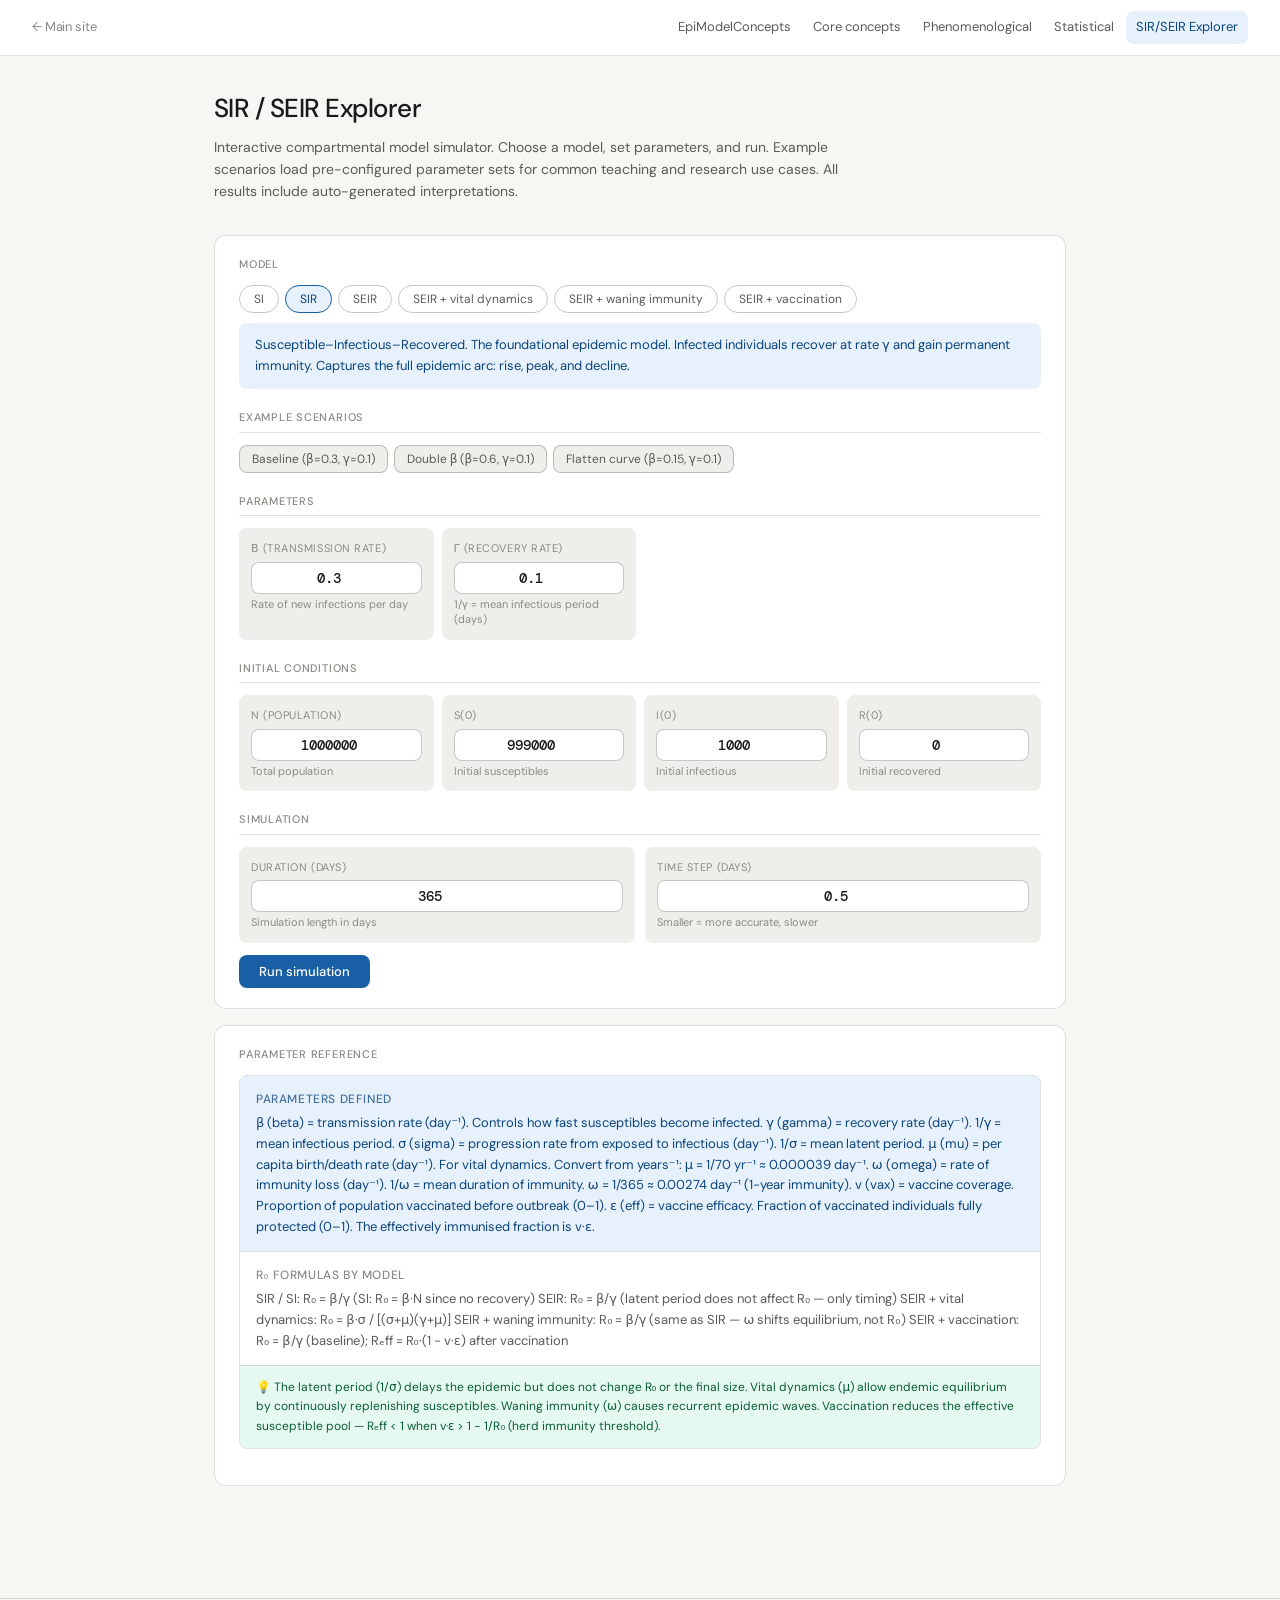
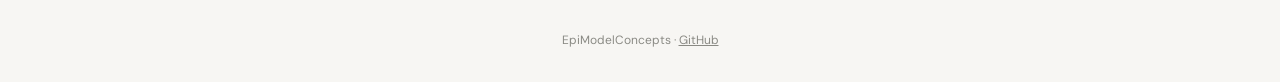
<file: sir_explorer.html>
<!DOCTYPE html>
<html lang="en">
<head>
  <meta charset="UTF-8">
  <meta name="viewport" content="width=device-width, initial-scale=1.0">
  <title>EpiModelConcepts — SIR/SEIR Explorer</title>
  <link rel="preconnect" href="https://fonts.googleapis.com">
  <link href="https://fonts.googleapis.com/css2?family=DM+Sans:wght@400;500&family=DM+Mono&display=swap" rel="stylesheet">
  <link rel="stylesheet" href="css/style.css">
  <script src="https://cdn.plot.ly/plotly-2.27.0.min.js"></script>
  <style>
    .preset-grid{display:flex;flex-wrap:wrap;gap:6px;margin-top:8px}
    .preset-btn{font-size:12px;font-family:var(--font);padding:5px 12px;border:0.5px solid var(--border-med);border-radius:var(--radius-md);background:var(--bg-secondary);color:var(--text-secondary);cursor:pointer;transition:all 0.15s;text-align:left}
    .preset-btn:hover{border-color:var(--accent);color:var(--accent)}
    .param-grid{display:grid;grid-template-columns:repeat(auto-fill,minmax(180px,1fr));gap:8px;margin-top:8px}
    .param-card{background:var(--bg-secondary);border-radius:var(--radius-md);padding:0.75rem}
    .param-card label{font-size:11px;color:var(--text-tertiary);text-transform:uppercase;letter-spacing:0.05em;display:block;margin-bottom:4px}
    .param-card input{width:100%;font-family:var(--font-mono);font-size:14px;font-weight:500;text-align:center;padding:6px;border:0.5px solid var(--border-med);border-radius:var(--radius-md);background:var(--bg);color:var(--text)}
    .param-card input:focus{outline:none;border-color:var(--accent)}
    .param-card .param-hint{font-size:11px;color:var(--text-tertiary);margin-top:3px;line-height:1.4}
    .interp-card{background:var(--accent-bg);border:0.5px solid var(--accent);border-radius:var(--radius-lg);padding:1rem 1.25rem;margin-top:0.75rem}
    .interp-card .section-label{color:var(--accent-text)}
    .interp-card p{font-size:13px;color:var(--accent-text);line-height:1.7;margin-bottom:6px}
    .interp-card p:last-child{margin-bottom:0}
    .kv-grid{display:grid;grid-template-columns:repeat(auto-fill,minmax(160px,1fr));gap:8px;margin-top:8px}
    .kv-card{background:var(--bg-secondary);border-radius:var(--radius-md);padding:0.75rem 1rem}
    .kv-card .kv-label{font-size:11px;color:var(--text-tertiary);margin-bottom:3px}
    .kv-card .kv-value{font-size:18px;font-weight:500;color:var(--text);font-family:var(--font-mono)}
    .kv-card .kv-sub{font-size:11px;color:var(--text-secondary);margin-top:2px}
  </style>
</head>
<body>
<header class="site-header">
  <a href="https://rajsubediresearch.github.io" target="_blank" class="logo" style="font-size:13px;color:var(--text-tertiary);font-weight:400">← Main site</a>
  <nav class="site-nav">
    <a href="index.html">EpiModelConcepts</a>
    <a href="concepts.html">Core concepts</a>
    <a href="phenomenological.html">Phenomenological</a>
    <a href="statistical.html">Statistical</a>
    <a href="sir_explorer.html" class="active">SIR/SEIR Explorer</a>
  </nav>
</header>

<main class="page-wrap">
  <div class="page-hero">
    <h1>SIR / SEIR Explorer</h1>
    <p>Interactive compartmental model simulator. Choose a model, set parameters, and run. Example scenarios load pre-configured parameter sets for common teaching and research use cases. All results include auto-generated interpretations.</p>
  </div>

  <div class="card">
    <div class="section-label">Model</div>
    <div class="pill-group" id="modelPills">
      <button class="pill-btn" onclick="setModel('si',this)">SI</button>
      <button class="pill-btn active" onclick="setModel('sir',this)">SIR</button>
      <button class="pill-btn" onclick="setModel('seir',this)">SEIR</button>
      <button class="pill-btn" onclick="setModel('seir_vital',this)">SEIR + vital dynamics</button>
      <button class="pill-btn" onclick="setModel('seir_waning',this)">SEIR + waning immunity</button>
      <button class="pill-btn" onclick="setModel('seirv',this)">SEIR + vaccination</button>
    </div>
    <div id="modelDescription" class="info-box" style="margin-top:8px;font-size:13px"></div>

    <div class="inner-divider">Example scenarios</div>
    <div class="preset-grid" id="presetGrid"></div>

    <div class="inner-divider">Parameters</div>
    <div class="param-grid" id="paramGrid"></div>

    <div class="inner-divider">Initial conditions</div>
    <div class="param-grid" id="icGrid"></div>

    <div class="inner-divider">Simulation</div>
    <div style="display:flex;gap:10px;align-items:center;flex-wrap:wrap;margin-bottom:8px">
      <div class="param-card" style="flex:1;min-width:180px">
        <label>Duration (days)</label>
        <input type="number" id="simDays" value="200" min="1" max="100000">
        <div class="param-hint">Simulation length in days</div>
      </div>
      <div class="param-card" style="flex:1;min-width:180px">
        <label>Time step (days)</label>
        <input type="number" id="simDt" value="0.5" min="0.01" max="1" step="0.01">
        <div class="param-hint">Smaller = more accurate, slower</div>
      </div>
    </div>
    <div style="margin-top:0.75rem;display:flex;gap:10px;align-items:center;flex-wrap:wrap">
      <button class="btn-primary" onclick="runSim()">Run simulation</button>
      <span id="simStatus" style="font-size:12px;color:var(--text-tertiary)"></span>
    </div>
  </div>

  <div id="resultsArea" style="display:none">

    <div class="card">
      <div class="section-label" id="chartTitle">Compartment curves</div>
      <div id="simChart" style="width:100%;height:400px"></div>
    </div>

    <div class="card">
      <div class="section-label">Incidence curve — new cases per day</div>
      <p style="font-size:12px;color:var(--text-secondary);margin-bottom:8px">The observable epidemic curve — what surveillance systems record. SIR: β·S·I/N. SEIR variants: σ·E (E→I flow, onset of infectiousness). Compartments (S/E/I/R) are unobservable internal model states; incidence is the derived quantity fitted to real case data.</p>
      <div id="incidenceChart" style="width:100%;height:220px"></div>
    </div>

    <div class="card">
      <div class="section-label">Key quantities</div>
      <div class="kv-grid" id="kvGrid"></div>
    </div>

    <div class="card" id="rtCard" style="display:none">
      <div class="section-label">Rₜ over time — effective reproduction number</div>
      <p style="font-size:12px;color:var(--text-secondary);margin-bottom:8px">Rₜ = R₀ · S(t)/N. Derived directly from the simulation — not estimated from case data. The epidemic peaks exactly when Rₜ crosses 1 from above.</p>
      <div id="rtChart" style="width:100%;height:240px"></div>
    </div>

    <div class="interp-card" id="interpCard">
      <div class="section-label">Auto-interpretation</div>
      <div id="interpText"></div>
    </div>

    <div class="card">
      <div class="section-label">Model equations</div>
      <div id="equationsBox"></div>
    </div>

  </div>

  <!-- Concept reference -->
  <div class="card">
    <div class="section-label">Parameter reference</div>
    <div class="concept-box">
      <div class="cb-definition"><strong>Parameters defined</strong>
        β (beta) = transmission rate (day⁻¹). Controls how fast susceptibles become infected.
        γ (gamma) = recovery rate (day⁻¹). 1/γ = mean infectious period.
        σ (sigma) = progression rate from exposed to infectious (day⁻¹). 1/σ = mean latent period.
        μ (mu) = per capita birth/death rate (day⁻¹). For vital dynamics. Convert from years⁻¹: μ = 1/70 yr⁻¹ ≈ 0.000039 day⁻¹.
        ω (omega) = rate of immunity loss (day⁻¹). 1/ω = mean duration of immunity. ω = 1/365 ≈ 0.00274 day⁻¹ (1-year immunity).
        v (vax) = vaccine coverage. Proportion of population vaccinated before outbreak (0–1).
        ε (eff) = vaccine efficacy. Fraction of vaccinated individuals fully protected (0–1). The effectively immunised fraction is v·ε.
      </div>
      <div class="cb-interpretation"><strong>R₀ formulas by model</strong>
        SIR / SI: R₀ = β/γ (SI: R₀ = β·N since no recovery)
        SEIR: R₀ = β/γ (latent period does not affect R₀ — only timing)
        SEIR + vital dynamics: R₀ = β·σ / [(σ+μ)(γ+μ)]
        SEIR + waning immunity: R₀ = β/γ (same as SIR — ω shifts equilibrium, not R₀)
        SEIR + vaccination: R₀ = β/γ (baseline); Rₑff = R₀·(1 − v·ε) after vaccination
      </div>
      <div class="cb-sowhat">The latent period (1/σ) delays the epidemic but does not change R₀ or the final size. Vital dynamics (μ) allow endemic equilibrium by continuously replenishing susceptibles. Waning immunity (ω) causes recurrent epidemic waves. Vaccination reduces the effective susceptible pool — Rₑff &lt; 1 when v·ε &gt; 1 − 1/R₀ (herd immunity threshold).</div>
    </div>
  </div>

</main>
<footer class="site-footer">EpiModelConcepts · <a href="https://github.com/rajsubediresearch/epimodelconcepts" target="_blank">GitHub</a></footer>

<script>
/* ═══════════════════════════════════════
   MODEL DEFINITIONS
═══════════════════════════════════════ */
const MODELS = {
  si: {
    name: 'SI',
    desc: 'Susceptible–Infectious. No recovery. Every infected individual remains infectious forever. Used to model diseases without recovery (e.g. some chronic infections). I(t) monotonically increases to N.',
    compartments: ['S','I'],
    params: [
      {id:'beta', label:'β (transmission rate)', value:0.3, step:0.01, min:0, hint:'Rate of S→I per contact per day'},
    ],
    ics: [
      {id:'N', label:'N (population)', value:1000000, hint:'Total population size'},
      {id:'I0', label:'I(0)', value:1000, hint:'Initial infectious'},
    ],
    equations: 'dS/dt = −β·S·I/N<br>dI/dt = β·S·I/N',
    r0: (p) => null, // no recovery
    presets: [
      {label:'Example — I₀ = 1,000', params:{beta:0.3}, ics:{N:1000000, I0:1000}},
      {label:'Example — I₀ = 10,000', params:{beta:0.3}, ics:{N:1000000, I0:10000}},
    ]
  },
  sir: {
    name: 'SIR',
    desc: 'Susceptible–Infectious–Recovered. The foundational epidemic model. Infected individuals recover at rate γ and gain permanent immunity. Captures the full epidemic arc: rise, peak, and decline.',
    compartments: ['S','I','R'],
    params: [
      {id:'beta', label:'β (transmission rate)', value:0.3, step:0.01, min:0, hint:'Rate of new infections per day'},
      {id:'gamma', label:'γ (recovery rate)', value:0.1, step:0.01, min:0.001, hint:'1/γ = mean infectious period (days)'},
    ],
    ics: [
      {id:'N', label:'N (population)', value:1000000, hint:'Total population'},
      {id:'S0', label:'S(0)', value:999000, hint:'Initial susceptibles'},
      {id:'I0', label:'I(0)', value:1000, hint:'Initial infectious'},
      {id:'R0ic', label:'R(0)', value:0, hint:'Initial recovered'},
    ],
    equations: 'dS/dt = −β·S·I/N<br>dI/dt = β·S·I/N − γ·I<br>dR/dt = γ·I',
    r0: (p) => p.beta/p.gamma,
    presets: [
      {label:'Baseline (β=0.3, γ=0.1)', params:{beta:0.3,gamma:0.1}, ics:{N:1000000,S0:999000,I0:1000,R0ic:0}, days:300},
      {label:'Double β (β=0.6, γ=0.1)', params:{beta:0.6,gamma:0.1}, ics:{N:1000000,S0:999000,I0:1000,R0ic:0}, days:150},
      {label:'Flatten curve (β=0.15, γ=0.1)', params:{beta:0.15,gamma:0.1}, ics:{N:1000000,S0:999000,I0:1000,R0ic:0}, days:600},
    ]
  },
  seir: {
    name: 'SEIR',
    desc: 'Susceptible–Exposed–Infectious–Recovered. Adds a latent (exposed) period before infectiousness. More realistic for diseases with an incubation period (influenza, COVID-19, measles). Delays but does not eliminate the epidemic.',
    compartments: ['S','E','I','R'],
    params: [
      {id:'beta', label:'β (transmission rate)', value:0.3, step:0.01, min:0, hint:'Rate of new exposures per day'},
      {id:'sigma', label:'σ (progression rate)', value:0.5, step:0.01, min:0.001, hint:'1/σ = mean latent period (days)'},
      {id:'gamma', label:'γ (recovery rate)', value:0.1, step:0.01, min:0.001, hint:'1/γ = mean infectious period (days)'},
    ],
    ics: [
      {id:'N', label:'N (population)', value:1000000, hint:'Total population'},
      {id:'E0', label:'E(0)', value:0, hint:'Initial exposed'},
      {id:'I0', label:'I(0)', value:1000, hint:'Initial infectious'},
      {id:'R0ic', label:'R(0)', value:0, hint:'Initial recovered'},
    ],
    equations: 'dS/dt = −β·S·I/N<br>dE/dt = β·S·I/N − σ·E<br>dI/dt = σ·E − γ·I<br>dR/dt = γ·I',
    r0: (p) => p.beta/p.gamma,
    presets: [
      {label:'Short latent period (σ=0.5, 2 days)', params:{beta:0.3,sigma:0.5,gamma:0.1}, ics:{N:1000000,E0:0,I0:1000,R0ic:0}, days:300},
      {label:'Long latent period (σ=0.2, 5 days)', params:{beta:0.3,sigma:0.2,gamma:0.1}, ics:{N:1000000,E0:0,I0:1000,R0ic:0}, days:300},
      {label:'Peak timing — σ=0.5 (E₀=1,000)', params:{beta:0.3,sigma:0.5,gamma:0.1}, ics:{N:1000000,E0:1000,I0:10,R0ic:0}, days:300},
      {label:'Peak timing — σ=0.2 (E₀=1,000)', params:{beta:0.3,sigma:0.2,gamma:0.1}, ics:{N:1000000,E0:1000,I0:10,R0ic:0}, days:300},
    ]
  },
  seir_vital: {
    name: 'SEIR + vital dynamics',
    desc: 'SEIR with birth and death (vital dynamics). A constant per capita birth rate μ adds new susceptibles, while μ removes individuals from all compartments. Allows the system to reach an endemic equilibrium rather than dying out.',
    compartments: ['S','E','I','R'],
    params: [
      {id:'beta', label:'β (transmission rate)', value:0.3, step:0.01, min:0, hint:''},
      {id:'sigma', label:'σ (progression rate)', value:0.25, step:0.01, min:0.001, hint:'1/σ = mean latent period'},
      {id:'gamma', label:'γ (recovery rate)', value:0.1, step:0.01, min:0.001, hint:'1/γ = mean infectious period'},
      {id:'mu', label:'μ (birth/death rate)', value:0.000039, step:0.000001, min:0, hint:'1/70 yr⁻¹ ≈ 0.000039 day⁻¹'},
    ],
    ics: [
      {id:'N', label:'N (population)', value:1000000, hint:'Total population'},
      {id:'E0', label:'E(0)', value:0, hint:'Initial exposed'},
      {id:'I0', label:'I(0)', value:10, hint:'Initial infectious'},
      {id:'R0ic', label:'R(0)', value:0, hint:'Initial recovered'},
    ],
    equations: 'dS/dt = μN − β·S·I/N − μS<br>dE/dt = β·S·I/N − (σ+μ)E<br>dI/dt = σE − (γ+μ)I<br>dR/dt = γI − μR',
    r0: (p) => (p.beta*p.sigma)/((p.sigma+p.mu)*(p.gamma+p.mu)),
    presets: [
      {label:'Endemic — μ=1/70yr (200 years)', params:{beta:0.3,sigma:0.25,gamma:0.1,mu:0.000039}, ics:{N:1000000,E0:0,I0:10,R0ic:0}, days:73000},
      {label:'Endemic — μ=1/50yr (200 years)', params:{beta:0.3,sigma:0.25,gamma:0.1,mu:0.000055}, ics:{N:1000000,E0:0,I0:10,R0ic:0}, days:73000},
    ]
  },
  seir_waning: {
    name: 'SEIR + waning immunity',
    desc: 'SEIR with waning immunity. Recovered individuals lose immunity at rate ω and return to the susceptible pool (R→S). This creates recurrent epidemic waves and can produce endemic oscillations.',
    compartments: ['S','E','I','R'],
    params: [
      {id:'beta', label:'β (transmission rate)', value:0.3, step:0.01, min:0, hint:''},
      {id:'sigma', label:'σ (progression rate)', value:0.25, step:0.01, min:0.001, hint:'1/σ = mean latent period'},
      {id:'gamma', label:'γ (recovery rate)', value:0.1, step:0.01, min:0.001, hint:'1/γ = mean infectious period'},
      {id:'omega', label:'ω (waning rate)', value:0.00274, step:0.001, min:0, hint:'1/365 ≈ 0.00274 day⁻¹ (1-yr immunity)'},
    ],
    ics: [
      {id:'N', label:'N (population)', value:1000000, hint:'Total population'},
      {id:'E0', label:'E(0)', value:0, hint:'Initial exposed'},
      {id:'I0', label:'I(0)', value:1000, hint:'Initial infectious'},
      {id:'R0ic', label:'R(0)', value:0, hint:'Initial recovered'},
    ],
    equations: 'dS/dt = −β·S·I/N + ω·R<br>dE/dt = β·S·I/N − σ·E<br>dI/dt = σ·E − γ·I<br>dR/dt = γ·I − ω·R',
    r0: (p) => p.beta/p.gamma,
    presets: [
      {label:'Waning — ω=1/365 (1-year immunity)', params:{beta:0.3,sigma:0.25,gamma:0.1,omega:0.00274}, ics:{N:1000000,E0:0,I0:1000,R0ic:0}, days:1825},
      {label:'Waning — ω=1/182.5 (6-month immunity)', params:{beta:0.3,sigma:0.25,gamma:0.1,omega:0.00548}, ics:{N:1000000,E0:0,I0:1000,R0ic:0}, days:1825},
    ]
  },

  seirv: {
    name: 'SEIR + vaccination',
    desc: 'SEIR with a pre-outbreak vaccination campaign. A proportion v of the population is vaccinated before the epidemic begins and moves to the Vaccinated (V) compartment, reducing the effective susceptible pool. Vaccine efficacy ε (0–1) determines what fraction of vaccinated individuals are fully protected. Explore how coverage and efficacy interact to push Rₑff below 1 and achieve herd immunity.',
    compartments: ['S','E','I','R','V'],
    params: [
      {id:'beta',  label:'β (transmission rate)',  value:0.5,  step:0.01, min:0,   hint:'Rate of new exposures per day'},
      {id:'sigma', label:'σ (progression rate)',   value:0.25, step:0.01, min:0.001, hint:'1/σ = mean latent period (days)'},
      {id:'gamma', label:'γ (recovery rate)',       value:0.1,  step:0.01, min:0.001, hint:'1/γ = mean infectious period (days)'},
      {id:'vax',   label:'v (vaccine coverage)',   value:0.5,  step:0.01, min:0, max:1, hint:'Proportion of population vaccinated at t=0 (0–1)'},
      {id:'eff',   label:'ε (vaccine efficacy)',   value:0.9,  step:0.01, min:0, max:1, hint:'Fraction of vaccinated who are fully protected (0–1)'},
    ],
    ics: [
      {id:'N',    label:'N (population)', value:1000000, hint:'Total population'},
      {id:'I0',   label:'I(0)',           value:100,     hint:'Initial infectious at outbreak start'},
    ],
    equations: `S(0) = N·(1−v) − I₀ &nbsp; V(0) = N·v·ε &nbsp; S_eff(0) = N·(1−v) + N·v·(1−ε)<br>
dS/dt = −β·S·I/N<br>
dE/dt = β·S·I/N − σ·E<br>
dI/dt = σ·E − γ·I<br>
dR/dt = γ·I<br>
dV/dt = 0 &nbsp;&nbsp;(vaccination complete before outbreak)<br>
<span style="font-size:11px;color:var(--text-tertiary)">Note: vaccinated individuals with partial protection (1−ε fraction) are folded into S at t=0.</span>`,
    r0: (p) => p.beta / p.gamma,
    presets: [
      {label:'Measles — no vaccination (β=1.0, R₀=10)',      params:{beta:1.0,sigma:0.1,gamma:0.1,vax:0.0,eff:0.97}, ics:{N:1000000,I0:100}, days:365},
      {label:'Measles — 50% coverage (below HIT)',            params:{beta:1.0,sigma:0.1,gamma:0.1,vax:0.5,eff:0.97}, ics:{N:1000000,I0:100}, days:365},
      {label:'Measles — 93% coverage (at HIT)',               params:{beta:1.0,sigma:0.1,gamma:0.1,vax:0.93,eff:0.97}, ics:{N:1000000,I0:100}, days:365},
      {label:'COVID-like — 60% coverage, 90% efficacy',       params:{beta:0.3,sigma:0.25,gamma:0.1,vax:0.6,eff:0.9},  ics:{N:1000000,I0:100}, days:365},
      {label:'COVID-like — 80% coverage, 70% efficacy',       params:{beta:0.3,sigma:0.25,gamma:0.1,vax:0.8,eff:0.7},  ics:{N:1000000,I0:100}, days:365},
      {label:'High R₀ — coverage gap (v=0.7, ε=0.8)',        params:{beta:0.5,sigma:0.25,gamma:0.1,vax:0.7,eff:0.8},  ics:{N:1000000,I0:100}, days:365},
    ]
  }
};

let currentModelId = 'sir';

/* ═══════════════════════════════════════
   UI BUILDERS
═══════════════════════════════════════ */
function setModel(id, btn) {
  currentModelId = id;
  document.querySelectorAll('#modelPills .pill-btn').forEach(b=>b.classList.remove('active'));
  btn.classList.add('active');
  buildUI(id);
}

function buildUI(id) {
  const m = MODELS[id];
  document.getElementById('modelDescription').textContent = m.desc;

  // Presets
  const pg = document.getElementById('presetGrid');
  pg.innerHTML = '';
  m.presets.forEach(p => {
    const btn = document.createElement('button');
    btn.className = 'preset-btn';
    btn.textContent = p.label;
    btn.onclick = () => loadPreset(p);
    pg.appendChild(btn);
  });

  // Params
  buildInputGrid('paramGrid', m.params);
  buildInputGrid('icGrid', m.ics);

  // Set default sim days
  const defaultDays = id==='seir_vital'?73000:id==='seir_waning'?1825:365;
  document.getElementById('simDays').value = defaultDays;
}

function buildInputGrid(gridId, fields) {
  const grid = document.getElementById(gridId);
  grid.innerHTML = '';
  fields.forEach(f => {
    const card = document.createElement('div');
    card.className = 'param-card';
    card.innerHTML = `<label>${f.label}</label>
      <input type="number" id="param_${f.id}" value="${f.value}" step="${f.step||'any'}" ${f.min!==undefined?`min="${f.min}"`:''}  ${f.max!==undefined?`max="${f.max}"`:''}>
      <div class="param-hint">${f.hint}</div>`;
    grid.appendChild(card);
  });
}

function loadPreset(preset) {
  const m = MODELS[currentModelId];
  // Set params
  m.params.forEach(p => {
    if (preset.params && preset.params[p.id] !== undefined) {
      const el = document.getElementById('param_'+p.id);
      if (el) el.value = preset.params[p.id];
    }
  });
  // Set ICs
  m.ics.forEach(ic => {
    if (preset.ics && preset.ics[ic.id] !== undefined) {
      const el = document.getElementById('param_'+ic.id);
      if (el) el.value = preset.ics[ic.id];
    }
  });
  // Set days
  if (preset.days) document.getElementById('simDays').value = preset.days;
}

function getParams() {
  const m = MODELS[currentModelId];
  const p = {};
  m.params.forEach(f => { p[f.id] = parseFloat(document.getElementById('param_'+f.id).value)||0; });
  m.ics.forEach(f => { p[f.id] = parseFloat(document.getElementById('param_'+f.id).value)||0; });
  return p;
}

/* ═══════════════════════════════════════
   ODE SOLVERS (RK4)
═══════════════════════════════════════ */
function rk4Step(deriv, y, t, dt) {
  const k1 = deriv(t, y);
  const k2 = deriv(t+dt/2, y.map((yi,i)=>yi+dt/2*k1[i]));
  const k3 = deriv(t+dt/2, y.map((yi,i)=>yi+dt/2*k2[i]));
  const k4 = deriv(t+dt,   y.map((yi,i)=>yi+dt*k3[i]));
  return y.map((yi,i)=>Math.max(0, yi+dt/6*(k1[i]+2*k2[i]+2*k3[i]+k4[i])));
}

function solveODE(deriv, y0, days, dt) {
  const steps = Math.ceil(days/dt);
  const thinBy = Math.max(1, Math.floor(steps/2000)); // max 2000 plot points
  const result = {t:[0], y:[y0.slice()]};
  let y = y0.slice(), t = 0;
  for (let i=1; i<=steps; i++) {
    y = rk4Step(deriv, y, t, dt);
    t += dt;
    if (i%thinBy===0 || i===steps) {
      result.t.push(parseFloat(t.toFixed(2)));
      result.y.push(y.slice());
    }
  }
  return result;
}

function getDerivFn(id, p) {
  const N = p.N;
  switch(id) {
    case 'si': return (t,[S,I]) => {
      const newI = p.beta*S*I/N;
      return [-newI, newI];
    };
    case 'sir': return (t,[S,I,R]) => {
      const newI = p.beta*S*I/N;
      const rec  = p.gamma*I;
      return [-newI, newI-rec, rec];
    };
    case 'seir': return (t,[S,E,I,R]) => {
      const inf  = p.beta*S*I/N;
      const prog = p.sigma*E;
      const rec  = p.gamma*I;
      return [-inf, inf-prog, prog-rec, rec];
    };
    case 'seir_vital': return (t,[S,E,I,R]) => {
      const inf  = p.beta*S*I/N;
      const prog = p.sigma*E;
      const rec  = p.gamma*I;
      const mu   = p.mu;
      return [mu*N-inf-mu*S, inf-(p.sigma+mu)*E, prog-(p.gamma+mu)*I, rec-mu*R];
    };
    case 'seir_waning': return (t,[S,E,I,R]) => {
      const inf  = p.beta*S*I/N;
      const prog = p.sigma*E;
      const rec  = p.gamma*I;
      const wan  = p.omega*R;
      return [-inf+wan, inf-prog, prog-rec, rec-wan];
    };
    case 'seirv': return (t,[S,E,I,R,V]) => {
      // V is protected vaccinated — they don't participate in transmission
      const inf  = p.beta*S*I/N;
      const prog = p.sigma*E;
      const rec  = p.gamma*I;
      return [-inf, inf-prog, prog-rec, rec, 0];
    };
  }
}

function getY0(id, p) {
  const N = p.N;
  switch(id) {
    case 'si':
      return [N-p.I0, p.I0];
    case 'sir':
      return [p.S0||N-p.I0-p.R0ic, p.I0, p.R0ic];
    case 'seir':
    case 'seir_vital':
    case 'seir_waning':
      return [N-p.E0-p.I0-p.R0ic, p.E0, p.I0, p.R0ic];
    case 'seirv': {
      // Vaccinated with full protection: N*v*eff → V compartment
      // Vaccinated without protection: N*v*(1-eff) → folded into S
      const V0      = p.N * p.vax * p.eff;
      const S_vacc  = p.N * p.vax * (1 - p.eff); // partial-protection: still susceptible
      const S0      = p.N * (1 - p.vax) + S_vacc - p.I0;
      return [Math.max(0, S0), 0, p.I0, 0, V0];
    }
  }
}

/* ═══════════════════════════════════════
   RUN SIMULATION
═══════════════════════════════════════ */
function runSim() {
  const p = getParams();
  const days = parseFloat(document.getElementById('simDays').value)||200;
  const dt   = parseFloat(document.getElementById('simDt').value)||0.5;
  const m    = MODELS[currentModelId];

  document.getElementById('simStatus').textContent = 'Simulating…';

  setTimeout(() => {
    try {
      const deriv = getDerivFn(currentModelId, p);
      const y0    = getY0(currentModelId, p);
      const sol   = solveODE(deriv, y0, days, dt);

      document.getElementById('simStatus').textContent = `Done — ${sol.t.length} time points`;
      document.getElementById('resultsArea').style.display = 'block';

      plotResults(sol, m, p, days);
      plotIncidence(sol, m, p);
      plotRt(sol, m, p);
      showKeyQuantities(sol, m, p, days);
      showInterpretation(sol, m, p, days);
      showEquations(m);
    } catch(e) {
      document.getElementById('simStatus').textContent = 'Simulation failed — ' + e.message;
      console.error(e);
    }
  }, 10);
}

/* ═══════════════════════════════════════
   PLOTTING
═══════════════════════════════════════ */
const COLORS = {S:'#185FA5', E:'#D97706', I:'#DC2626', R:'#059669', V:'#7C3AED'};
const CNAMES = {S:'Susceptible', E:'Exposed', I:'Infectious', R:'Recovered', V:'Vaccinated (protected)'};

function computeIncidence(sol, id, p) {
  // Returns daily incidence series matched to sol.t
  // Definition: new infections entering the infectious/exposed pool per day
  const N = p.N;
  switch(id) {
    case 'si': {
      const sIdx = 0, iIdx = 1;
      return sol.y.map(row => p.beta * row[sIdx] * row[iIdx] / N);
    }
    case 'sir': {
      const sIdx = 0, iIdx = 1;
      return sol.y.map(row => p.beta * row[sIdx] * row[iIdx] / N);
    }
    case 'seir':
    case 'seir_vital':
    case 'seir_waning': {
      // σ·E = flow from E→I = onset of infectiousness (what surveillance captures)
      const eIdx = 1;
      return sol.y.map(row => p.sigma * row[eIdx]);
    }
    case 'seirv': {
      const eIdx = 1;
      return sol.y.map(row => p.sigma * row[eIdx]);
    }
    default:
      return sol.y.map(() => 0);
  }
}

function plotResults(sol, m, p, days) {
  const traces = m.compartments.map((comp, ci) => ({
    x: sol.t,
    y: sol.y.map(row => row[ci]),
    mode: 'lines',
    name: CNAMES[comp]||comp,
    line: { color: COLORS[comp]||'#888', width: comp==='I'?3:2 }
  }));

  const title = `${m.name} — N=${p.N.toLocaleString()}, β=${p.beta}${p.gamma?', γ='+p.gamma:''}`;
  document.getElementById('chartTitle').textContent = title;

  Plotly.newPlot('simChart', traces, {
    paper_bgcolor:'transparent', plot_bgcolor:'transparent',
    font:{family:'DM Sans, system-ui', size:12, color:'#5a5a56'},
    xaxis:{title:'Time (days)', gridcolor:'rgba(0,0,0,0.06)', zeroline:false},
    yaxis:{title:'Number of individuals', gridcolor:'rgba(0,0,0,0.06)', zeroline:false},
    legend:{orientation:'h', y:-0.2},
    margin:{t:30, r:20, b:70, l:70}
  }, {responsive:true, displayModeBar:false});
}

function plotIncidence(sol, m, p) {
  const inc = computeIncidence(sol, currentModelId, p);
  const peakInc = Math.max(...inc);
  const peakT = sol.t[inc.indexOf(peakInc)];

  const trace = {
    x: sol.t, y: inc, mode: 'lines', name: 'Incidence (new cases/day)',
    line: { color: '#C0392B', width: 3, dash: 'dash' },
    fill: 'tozeroy', fillcolor: 'rgba(192,57,43,0.07)'
  };

  const peakLine = {
    x: [peakT, peakT], y: [0, peakInc * 1.05],
    mode: 'lines', name: `Peak day ${peakT}`,
    line: { color: '#D97706', width: 1.5, dash: 'dot' }, showlegend: true
  };

  Plotly.newPlot('incidenceChart', [trace, peakLine], {
    paper_bgcolor:'transparent', plot_bgcolor:'transparent',
    font:{family:'DM Sans, system-ui', size:12, color:'#5a5a56'},
    xaxis:{title:'Time (days)', gridcolor:'rgba(0,0,0,0.06)', zeroline:false},
    yaxis:{title:'New cases / day', gridcolor:'rgba(0,0,0,0.06)', zeroline:false, rangemode:'tozero'},
    legend:{orientation:'h', y:-0.3},
    margin:{t:10, r:20, b:65, l:70}
  }, {responsive:true, displayModeBar:false});
}
function plotRt(sol, m, p) {
  const R0val = m.r0(p);
  const sIdx  = m.compartments.indexOf('S');

  // SI has no R0; SEIR vital R0 formula already accounts for S depletion differently
  // For all models with a defined R0, Rt = R0 * S(t)/N
  if (!R0val || sIdx < 0) {
    document.getElementById('rtCard').style.display = 'none';
    return;
  }
  document.getElementById('rtCard').style.display = 'block';

  const N   = p.N;
  const Rt  = sol.y.map(row => R0val * row[sIdx] / N);
  const sIdx2 = m.compartments.indexOf('I');
  const peakI = Math.max(...sol.y.map(r=>r[sIdx2]));
  const peakT = sol.t[sol.y.map(r=>r[sIdx2]).indexOf(peakI)];

  // Threshold line at Rt = 1
  const threshold = { x:[sol.t[0], sol.t[sol.t.length-1]], y:[1,1],
    mode:'lines', name:'Rₜ = 1', line:{color:'#DC2626', width:1.5, dash:'dash'}, showlegend:true };

  // Rt trace
  const rtTrace = { x:sol.t, y:Rt, mode:'lines', name:'Rₜ(t)',
    line:{color:'#7C3AED', width:2.5}, fill:'tozeroy',
    fillcolor:'rgba(124,58,237,0.07)', showlegend:true };

  // Vertical line at epidemic peak
  const peakLine = { x:[peakT, peakT], y:[0, Math.max(...Rt)*1.05],
    mode:'lines', name:`Peak day ${peakT}`,
    line:{color:'#D97706', width:1.5, dash:'dot'}, showlegend:true };

  Plotly.newPlot('rtChart', [rtTrace, threshold, peakLine], {
    paper_bgcolor:'transparent', plot_bgcolor:'transparent',
    font:{family:'DM Sans, system-ui', size:12, color:'#5a5a56'},
    xaxis:{title:'Time (days)', gridcolor:'rgba(0,0,0,0.06)', zeroline:false},
    yaxis:{title:'Rₜ', gridcolor:'rgba(0,0,0,0.06)', zeroline:false, rangemode:'tozero'},
    legend:{orientation:'h', y:-0.25},
    margin:{t:10, r:20, b:70, l:60}
  }, {responsive:true, displayModeBar:false});
}
function showKeyQuantities(sol, m, p, days) {
  const iIdx = m.compartments.indexOf('I');
  const rIdx = m.compartments.indexOf('R');
  const eIdx = m.compartments.indexOf('E');
  const N = p.N;

  // I(t) series
  const Iseries = sol.y.map(row=>row[iIdx]);
  const peakI   = Math.max(...Iseries);
  const peakT   = sol.t[Iseries.indexOf(peakI)];
  const finalR  = rIdx>=0 ? sol.y[sol.y.length-1][rIdx] : null;
  const finalI  = sol.y[sol.y.length-1][iIdx];
  const R0val   = m.r0(p);
  const HIT     = R0val&&R0val>1 ? (1-1/R0val)*100 : null;

  // Detect endemic: check if I stabilizes (last 10% of sim variance < 1% of mean)
  const lastSegment = Iseries.slice(Math.floor(Iseries.length*0.9));
  const lMean = lastSegment.reduce((a,b)=>a+b,0)/lastSegment.length;
  const lVar  = lastSegment.reduce((s,v)=>s+(v-lMean)**2,0)/lastSegment.length;
  const isEndemic = lMean>1 && Math.sqrt(lVar)/lMean < 0.05;
  const isOscillating = Math.sqrt(lVar)/lMean > 0.05 && lMean>1;

  // 90% infection time (SI model)
  let t90 = null;
  if (currentModelId==='si') {
    const idx90 = Iseries.findIndex(v=>v>=N*0.9);
    t90 = idx90>=0 ? sol.t[idx90] : null;
  }

  // Build cards
  const cards = [];
  if (R0val) cards.push({label:'R₀', value:R0val.toFixed(3), sub:`β/γ${currentModelId==='seir_vital'?'·σ/[(σ+μ)(γ+μ)]':''}`});
  if (HIT)   cards.push({label:'Herd immunity threshold', value:HIT.toFixed(1)+'%', sub:'1 − 1/R₀'});
  cards.push({label:'Peak I(t)', value:Math.round(peakI).toLocaleString(), sub:`Day ${peakT}`});
  cards.push({label:'Peak as % of N', value:(peakI/N*100).toFixed(2)+'%', sub:'Peak infectious / N'});

  // Peak incidence (new cases/day)
  const incSeries = computeIncidence(sol, currentModelId, p);
  const peakInc = Math.max(...incSeries);
  const peakIncT = sol.t[incSeries.indexOf(peakInc)];
  cards.push({label:'Peak incidence', value:Math.round(peakInc).toLocaleString()+'/day', sub:`Day ${peakIncT} — new cases/day`});
  if (finalR!==null) cards.push({label:'Final R (total infected)', value:Math.round(finalR).toLocaleString(), sub:(finalR/N*100).toFixed(1)+'% of population'});
  if (p.gamma) cards.push({label:'Mean infectious period', value:(1/p.gamma).toFixed(1)+' days', sub:'1/γ'});
  if (p.sigma) cards.push({label:'Mean latent period', value:(1/p.sigma).toFixed(1)+' days', sub:'1/σ'});
  if (p.mu)    cards.push({label:'Mean lifespan', value:((1/p.mu)/365).toFixed(0)+' years', sub:'1/μ'});
  if (p.omega) cards.push({label:'Immunity duration', value:(1/p.omega).toFixed(0)+' days', sub:'1/ω'});
  if (p.vax !== undefined) {
    const R0val2 = m.r0(p);
    const HIT2   = R0val2>1 ? (1 - 1/R0val2)*100 : null;
    const effCov = p.vax * p.eff * 100;
    const Reff   = R0val2 * (1 - p.vax * p.eff);
    cards.push({label:'Vaccine coverage (v)', value:(p.vax*100).toFixed(0)+'%', sub:'Fraction vaccinated at t=0'});
    cards.push({label:'Vaccine efficacy (ε)', value:(p.eff*100).toFixed(0)+'%', sub:'Protection among vaccinated'});
    cards.push({label:'Effective coverage (v·ε)', value:effCov.toFixed(1)+'%', sub:'Effectively immunised fraction'});
    cards.push({label:'Rₑff = R₀·(1 − v·ε)', value:Reff.toFixed(3), sub:Reff<1?'Epidemic suppressed (Rₑff < 1)':'Epidemic can grow (Rₑff > 1)'});
    if (HIT2) cards.push({label:'Coverage needed for HIT', value:((HIT2/100)/p.eff*100).toFixed(1)+'%', sub:`At ε=${(p.eff*100).toFixed(0)}%, need v·ε ≥ ${HIT2.toFixed(1)}%`});
  }
  if (t90!==null) cards.push({label:'Time to 90% infection', value:t90+' days', sub:'SI model'});
  if (isEndemic)    cards.push({label:'Steady state', value:'Endemic equilibrium', sub:`~${(lMean/N*100).toFixed(3)}% infected`});
  if (isOscillating) cards.push({label:'Steady state', value:'Oscillating / recurrent', sub:'Waning immunity cycles'});
  if (!isEndemic&&!isOscillating&&finalI<1) cards.push({label:'Steady state', value:'Epidemic ended', sub:'I(t) → 0'});

  document.getElementById('kvGrid').innerHTML = cards.map(c=>`
    <div class="kv-card">
      <div class="kv-label">${c.label}</div>
      <div class="kv-value">${c.value}</div>
      <div class="kv-sub">${c.sub}</div>
    </div>`).join('');
}

/* ═══════════════════════════════════════
   AUTO-INTERPRETATION
═══════════════════════════════════════ */
function showInterpretation(sol, m, p, days) {
  const iIdx = m.compartments.indexOf('I');
  const rIdx = m.compartments.indexOf('R');
  const N = p.N;
  const Iseries = sol.y.map(row=>row[iIdx]);
  const peakI = Math.max(...Iseries);
  const peakT = sol.t[Iseries.indexOf(peakI)];
  const finalR = rIdx>=0 ? sol.y[sol.y.length-1][rIdx] : null;
  const R0val = m.r0(p);
  const lastSegment = Iseries.slice(Math.floor(Iseries.length*0.9));
  const lMean = lastSegment.reduce((a,b)=>a+b,0)/lastSegment.length;
  const lVar  = lastSegment.reduce((s,v)=>s+(v-lMean)**2,0)/lastSegment.length;
  const isEndemic = lMean>1 && Math.sqrt(lVar)/lMean < 0.05;
  const isOscillating = Math.sqrt(lVar)/lMean > 0.05 && lMean>1;

  let paras = [];

  // Model-specific interpretations
  if (currentModelId==='sir') {
    const R0str = R0val ? R0val.toFixed(2) : '—';
    const incSeries = computeIncidence(sol, currentModelId, p);
    const peakInc = Math.max(...incSeries);
    const peakIncT = sol.t[incSeries.indexOf(peakInc)];
    paras.push(`With β = ${p.beta} and γ = ${p.gamma}, R₀ = β/γ = <strong>${R0str}</strong>. ${R0val>1?`Since R₀ > 1, the epidemic grows initially — each infectious individual infects on average ${R0str} others in a fully susceptible population.`:'Since R₀ ≤ 1, the epidemic cannot sustain itself and dies out without a major outbreak.'}`);
    paras.push(`The epidemic peaks at approximately <strong>${Math.round(peakI).toLocaleString()} infectious individuals (${(peakI/N*100).toFixed(1)}% of the population)</strong> around day ${peakT}. ${finalR!==null?`By the end of the simulation, <strong>${(finalR/N*100).toFixed(1)}%</strong> of the population (${Math.round(finalR).toLocaleString()} individuals) has been infected and recovered.`:''}`);
    paras.push(`The dashed red line shows the <strong>incidence curve</strong> — new infections per day (β·S·I/N). Peak incidence of <strong>${Math.round(peakInc).toLocaleString()} new cases/day</strong> occurs on day ${peakIncT}, coinciding exactly with the peak of I(t). This is what surveillance systems would observe (before reporting delays), and it's the quantity phenomenological models are fitted to.`);
    if (p.beta===0.6) paras.push(`Doubling β from 0.3 to 0.6 doubles R₀ from 3 to 6, which accelerates the epidemic substantially — the peak arrives earlier and is higher in magnitude, since more susceptibles are depleted per unit time.`);
    if (p.beta===0.15) paras.push(`Reducing β by 50% (to 0.15) halves R₀ to 1.5. This "flattens the curve" — the peak is lower and later, and the final epidemic size is substantially smaller. Reducing β alters epidemic size because a lower R₀ means each case infects fewer individuals, leaving more of the population uninfected at the end.`);
  }

  if (currentModelId==='seir') {
    const latent = p.sigma ? (1/p.sigma).toFixed(1) : '—';
    const incSeries = computeIncidence(sol, currentModelId, p);
    const peakInc = Math.max(...incSeries);
    const peakIncT = sol.t[incSeries.indexOf(peakInc)];
    paras.push(`With a latent period of 1/σ = <strong>${latent} days</strong>, infected individuals pass through an exposed (E) compartment before becoming infectious. R₀ = β/γ = <strong>${R0val?R0val.toFixed(2):'—'}</strong> — note that σ does not affect R₀, only the timing of the epidemic.`);
    paras.push(`The epidemic peaks at approximately <strong>${Math.round(peakI).toLocaleString()} infectious individuals</strong> around day ${peakT}. ${finalR!==null?`The final epidemic size is <strong>${(finalR/N*100).toFixed(1)}%</strong> of the population — identical to the SIR model with the same β and γ, since the latent period shifts timing but not final size.`:''}`);
    paras.push(`The dashed red line shows <strong>incidence (σ·E, new cases/day)</strong> — the flow from E→I, representing symptom onset or the start of infectiousness. Peak incidence of <strong>${Math.round(peakInc).toLocaleString()} new cases/day</strong> occurs on day ${peakIncT}. In SEIR, the incidence peak <em>precedes</em> the I(t) peak slightly, because individuals pile up in I before they recover — this distinction matters when comparing model output to surveillance data, which typically captures onset (E→I flow), not the prevalence of I.`);
    paras.push(`A longer latent period (smaller σ, larger 1/σ) delays the epidemic peak because individuals spend more time in the E compartment before contributing to transmission. The epidemic grows more slowly in the early phase, but eventually reaches a similar peak magnitude since R₀ is unchanged.`);
  }

  if (currentModelId==='seir_vital') {
    const lifespanYears = p.mu>0?(1/p.mu/365).toFixed(0):'∞';
    const incSeries = computeIncidence(sol, currentModelId, p);
    const peakInc = Math.max(...incSeries);
    const peakIncT = sol.t[incSeries.indexOf(peakInc)];
    paras.push(`With vital dynamics (μ = ${p.mu.toExponential(2)} day⁻¹, corresponding to a mean lifespan of ~${lifespanYears} years), new susceptibles are continuously born into the population, preventing complete susceptible depletion. R₀ for this model = β·σ/[(σ+μ)(γ+μ)] = <strong>${R0val?R0val.toFixed(2):'—'}</strong>.`);
    paras.push(`The dashed red line shows <strong>incidence (σ·E, new cases/day)</strong>. Peak incidence of <strong>${Math.round(peakInc).toLocaleString()} new cases/day</strong> occurs on day ${peakIncT} during the initial epidemic wave. In the endemic phase, incidence stabilises at a low level sustained by births continuously replenishing the susceptible pool.`);
    if (isEndemic) {
      paras.push(`The system reaches an <strong>endemic equilibrium</strong> — I(t) stabilizes at approximately <strong>${(lMean/N*100).toFixed(3)}% of the population</strong> (${Math.round(lMean).toLocaleString()} individuals). This occurs because births continuously replenish the susceptible pool at the same rate that transmission and death deplete it.`);
      paras.push(`At endemic equilibrium, the proportion susceptible equals 1/R₀ = ${R0val?(1/R0val*100).toFixed(1)+'%':'—'}. A higher birth rate (larger μ) replenishes susceptibles faster, raising the endemic equilibrium level of infection — this explains why higher demographic turnover can paradoxically sustain higher disease burden.`);
    } else {
      paras.push(`Over the simulation period, the epidemic is still evolving toward endemic equilibrium. Extending the simulation duration (e.g. 73,000 days ≈ 200 years) will reveal the long-term steady state.`);
    }
  }

  if (currentModelId==='seir_waning') {
    const immunityDays = p.omega>0?(1/p.omega).toFixed(0):'∞';
    const incSeries = computeIncidence(sol, currentModelId, p);
    const peakInc = Math.max(...incSeries);
    const peakIncT = sol.t[incSeries.indexOf(peakInc)];
    paras.push(`With waning immunity (ω = ${p.omega.toExponential(3)} day⁻¹, mean immunity duration = <strong>${immunityDays} days ≈ ${(immunityDays/365).toFixed(1)} years</strong>), recovered individuals return to the susceptible pool at rate ω·R. This R→S flow continuously replenishes susceptibles even after the initial epidemic.`);
    paras.push(`The dashed red line shows <strong>incidence (σ·E, new cases/day)</strong>. The first wave peaks at <strong>${Math.round(peakInc).toLocaleString()} new cases/day</strong> on day ${peakIncT}. With waning immunity, subsequent waves appear as incidence rises again each time enough susceptibles have re-accumulated.`);
    if (isOscillating) {
      paras.push(`The simulation shows <strong>recurrent epidemic waves</strong> — each wave infects a cohort of susceptibles, immunity wanes over ~${immunityDays} days, and a new wave begins when enough susceptibles have accumulated. The interval between peaks is determined by the rate of immune waning and the transmission rate.`);
      paras.push(`Shorter immunity duration (larger ω) produces more frequent peaks with shorter inter-epidemic intervals. The peak height may also differ — faster waning means more susceptibles are available sooner, potentially supporting higher peak incidence but leaving less time for post-epidemic immunity buildup.`);
    } else {
      paras.push(`The simulation may not be long enough to show recurrent waves — extend the duration to observe the oscillatory dynamics driven by immune waning.`);
    }
  }

  if (currentModelId==='seirv') {
    const R0val2 = m.r0(p);
    const HIT2   = R0val2>1 ? (1-1/R0val2)*100 : null;
    const Reff   = R0val2 * (1 - p.vax * p.eff);
    const effCov = (p.vax * p.eff * 100).toFixed(1);
    const covNeeded = HIT2 ? ((HIT2/100)/p.eff*100).toFixed(1) : null;
    const incSeries = computeIncidence(sol, currentModelId, p);
    const peakInc = Math.max(...incSeries);
    const peakIncT = sol.t[incSeries.indexOf(peakInc)];

    paras.push(`With β = ${p.beta} and γ = ${p.gamma}, the baseline R₀ = β/γ = <strong>${R0val2.toFixed(2)}</strong>. Without vaccination, each infectious individual would infect ${R0val2.toFixed(2)} others on average in a fully susceptible population.`);
    paras.push(`A vaccination campaign covers <strong>${(p.vax*100).toFixed(0)}%</strong> of the population at <strong>${(p.eff*100).toFixed(0)}%</strong> efficacy, effectively immunising <strong>${effCov}%</strong> (v·ε) before the outbreak begins. This reduces the effective reproduction number to Rₑff = R₀·(1−v·ε) = <strong>${Reff.toFixed(2)}</strong>.`);
    paras.push(`The dashed red line shows <strong>incidence (σ·E, new cases/day)</strong> — what surveillance would observe. Peak incidence of <strong>${Math.round(peakInc).toLocaleString()} new cases/day</strong> occurs on day ${peakIncT}. Compare this across vaccination scenarios to see how coverage and efficacy directly compress the incidence curve.`);

    if (Reff < 1) {
      paras.push(`Since Rₑff = ${Reff.toFixed(2)} < 1, the epidemic <strong>cannot sustain itself</strong> — each case generates less than one new case. The outbreak dies out quickly. The herd immunity threshold has been exceeded: with R₀ = ${R0val2.toFixed(2)}, HIT = 1−1/R₀ = ${HIT2?HIT2.toFixed(1)+'%':'N/A'}. At ε = ${(p.eff*100).toFixed(0)}%, the required coverage to achieve HIT is ${covNeeded?covNeeded+'%':'N/A'}, and the current ${(p.vax*100).toFixed(0)}% exceeds this.`);
      paras.push(`The epidemic peak of <strong>${(peakI/N*100).toFixed(2)}% of N</strong> (${Math.round(peakI).toLocaleString()} individuals) reflects only residual transmission in the unvaccinated and incompletely-protected fraction. Final attack rate: <strong>${finalR!==null?(finalR/N*100).toFixed(1)+'%':'—'}</strong> of the total population.`);
    } else {
      paras.push(`Since Rₑff = ${Reff.toFixed(2)} > 1, the epidemic <strong>still grows</strong> — herd immunity threshold not yet reached. The outbreak peaks at approximately <strong>${Math.round(peakI).toLocaleString()} individuals (${(peakI/N*100).toFixed(1)}% of N)</strong> around day ${peakT}. Final attack rate: <strong>${finalR!==null?(finalR/N*100).toFixed(1)+'%':'—'}</strong> of the population.`);
      if (HIT2 && covNeeded) {
        const shortfall = (parseFloat(covNeeded) - p.vax*100).toFixed(1);
        paras.push(`To suppress this outbreak at ε = ${(p.eff*100).toFixed(0)}% efficacy, coverage must reach at least <strong>${covNeeded}%</strong> (so v·ε ≥ ${HIT2.toFixed(1)}%). ${parseFloat(covNeeded)>100?`This is unachievable at this efficacy level — even 100% coverage yields v·ε = ${(p.eff*100).toFixed(0)}% < ${HIT2.toFixed(1)}%. A more efficacious vaccine or additional NPIs are needed.`:`Current coverage is ${shortfall} percentage points short of the threshold.`}`);
      }
    }
    paras.push(`Coverage and efficacy are interchangeable via their product v·ε for Rₑff. A 90%-efficacy vaccine at 70% coverage (v·ε = 63%) achieves the same Rₑff as a 70%-efficacy vaccine at 90% coverage. However, when vaccine supply is constrained, higher efficacy allows reaching HIT at lower coverage — a critical consideration for outbreak response planning.`);
  }

  if (currentModelId==='si') {
    const t90idx = Iseries.findIndex(v => v >= N * 0.9);
    const t90 = t90idx>=0 ? sol.t[t90idx] : null;
    const incSeries = computeIncidence(sol, currentModelId, p);
    const peakInc = Math.max(...incSeries);
    const peakIncT = sol.t[incSeries.indexOf(peakInc)];
    paras.push(`In the SI model there is no recovery — every infected individual remains infectious indefinitely. I(t) increases monotonically toward N = ${N.toLocaleString()}, following a logistic-like curve driven by β = ${p.beta}.`);
    paras.push(`The dashed red line shows <strong>incidence (β·S·I/N, new cases/day)</strong>, which peaks at <strong>${Math.round(peakInc).toLocaleString()} new cases/day</strong> on day ${peakIncT} — the point of fastest epidemic growth — then declines as the susceptible pool depletes, even though I(t) continues to rise.`);
    paras.push(`With I(0) = ${p.I0.toLocaleString()}, the population reaches 90% infection by day ${t90!==null?t90:'> simulation end'}. A larger I(0) increases the initial force of infection (β·S·I/N), accelerating early epidemic growth and bringing the 90% threshold forward in time.`);
    paras.push(`The SI model is unrealistic for most infectious diseases because it assumes no recovery, no immunity, and no death from infection. Real diseases typically have finite infectious periods (γ > 0). The SI model is most appropriate for infections that are truly chronic and lifelong (e.g. some parasitic infections or as a simple approximation for very slow-progressing diseases).`);
  }

  document.getElementById('interpText').innerHTML = paras.map(p=>`<p>${p}</p>`).join('');
}

function showEquations(m) {
  document.getElementById('equationsBox').innerHTML = `
    <div class="equation-box">
      <div class="eq-label">${m.name} differential equations</div>
      ${m.equations}
    </div>`;
}

/* ═══════════════════════════════════════
   INIT
═══════════════════════════════════════ */
window.onload = () => {
  buildUI('sir');
};
</script>
</body>
</html>
</file>
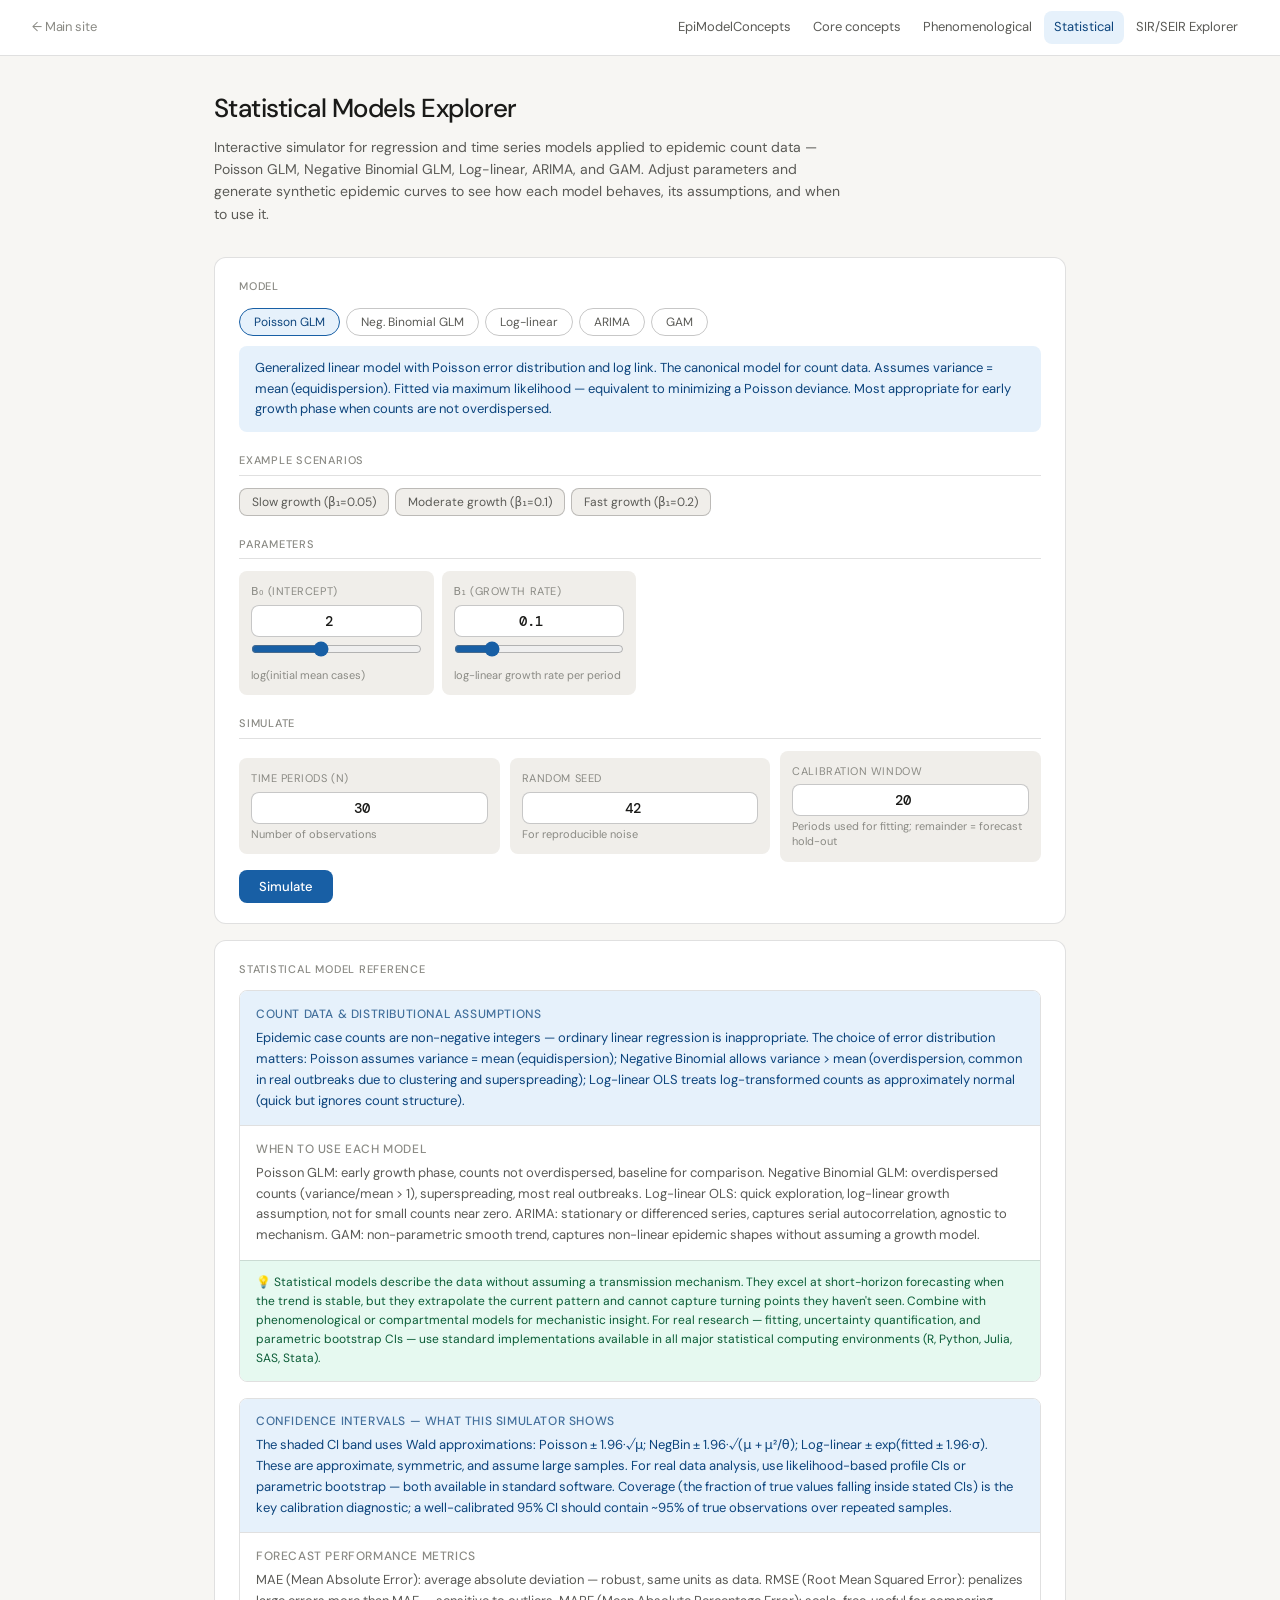
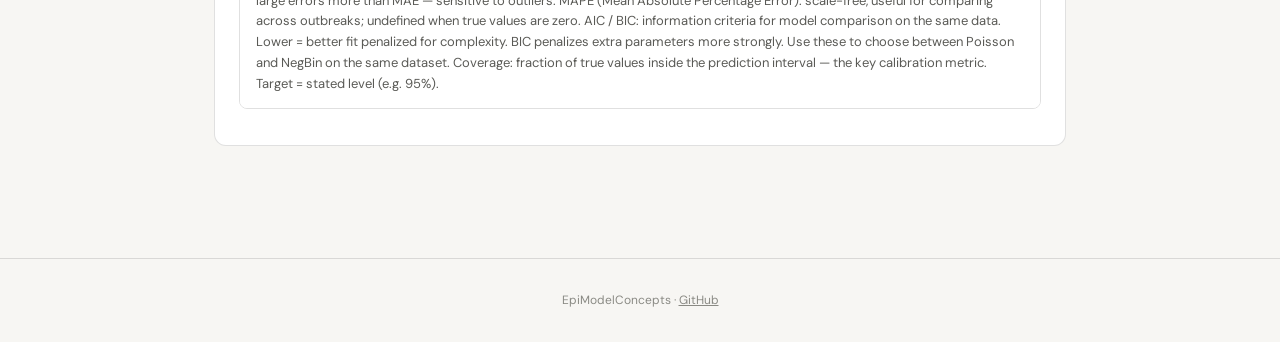
<file: statistical.html>
<!DOCTYPE html>
<html lang="en">
<head>
  <meta charset="UTF-8">
  <meta name="viewport" content="width=device-width, initial-scale=1.0">
  <title>EpiModelConcepts — Statistical Models Explorer</title>
  <link rel="preconnect" href="https://fonts.googleapis.com">
  <link href="https://fonts.googleapis.com/css2?family=DM+Sans:wght@400;500&family=DM+Mono&display=swap" rel="stylesheet">
  <link rel="stylesheet" href="css/style.css">
  <script src="https://cdn.plot.ly/plotly-2.27.0.min.js"></script>
  <style>
    .preset-grid{display:flex;flex-wrap:wrap;gap:6px;margin-top:8px}
    .preset-btn{font-size:12px;font-family:var(--font);padding:5px 12px;border:0.5px solid var(--border-med);border-radius:var(--radius-md);background:var(--bg-secondary);color:var(--text-secondary);cursor:pointer;transition:all 0.15s;text-align:left}
    .preset-btn:hover{border-color:var(--accent);color:var(--accent)}
    .param-grid{display:grid;grid-template-columns:repeat(auto-fill,minmax(180px,1fr));gap:8px;margin-top:8px}
    .param-card{background:var(--bg-secondary);border-radius:var(--radius-md);padding:0.75rem}
    .param-card label{font-size:11px;color:var(--text-tertiary);text-transform:uppercase;letter-spacing:0.05em;display:block;margin-bottom:4px}
    .param-card input[type=number]{width:100%;font-family:var(--font-mono);font-size:14px;font-weight:500;text-align:center;padding:6px;border:0.5px solid var(--border-med);border-radius:var(--radius-md);background:var(--bg);color:var(--text)}
    .param-card input[type=range]{width:100%;margin-top:4px;accent-color:var(--accent)}
    .param-card input:focus{outline:none;border-color:var(--accent)}
    .param-card .param-hint{font-size:11px;color:var(--text-tertiary);margin-top:3px;line-height:1.4}
    .interp-card{background:var(--accent-bg);border:0.5px solid var(--accent);border-radius:var(--radius-lg);padding:1rem 1.25rem;margin-top:0.75rem}
    .interp-card .section-label{color:var(--accent-text)}
    .interp-card p{font-size:13px;color:var(--accent-text);line-height:1.7;margin-bottom:6px}
    .interp-card p:last-child{margin-bottom:0}
    .kv-grid{display:grid;grid-template-columns:repeat(auto-fill,minmax(160px,1fr));gap:8px;margin-top:8px}
    .kv-card{background:var(--bg-secondary);border-radius:var(--radius-md);padding:0.75rem 1rem}
    .kv-card .kv-label{font-size:11px;color:var(--text-tertiary);margin-bottom:3px}
    .kv-card .kv-value{font-size:18px;font-weight:500;color:var(--text);font-family:var(--font-mono)}
    .kv-card .kv-sub{font-size:11px;color:var(--text-secondary);margin-top:2px}
  </style>
</head>
<body>
<header class="site-header">
  <a href="https://rajsubediresearch.github.io" target="_blank" class="logo" style="font-size:13px;color:var(--text-tertiary);font-weight:400">← Main site</a>
  <nav class="site-nav">
    <a href="index.html">EpiModelConcepts</a>
    <a href="concepts.html">Core concepts</a>
    <a href="phenomenological.html">Phenomenological</a>
    <a href="statistical.html" class="active">Statistical</a>
    <a href="sir_explorer.html">SIR/SEIR Explorer</a>
  </nav>
</header>

<main class="page-wrap">
  <div class="page-hero">
    <h1>Statistical Models Explorer</h1>
    <p>Interactive simulator for regression and time series models applied to epidemic count data — Poisson GLM, Negative Binomial GLM, Log-linear, ARIMA, and GAM. Adjust parameters and generate synthetic epidemic curves to see how each model behaves, its assumptions, and when to use it.</p>
  </div>

  <div class="card">
    <div class="section-label">Model</div>
    <div class="pill-group" id="modelPills">
      <button class="pill-btn active" onclick="setModel('poisson',this)">Poisson GLM</button>
      <button class="pill-btn" onclick="setModel('negbinom',this)">Neg. Binomial GLM</button>
      <button class="pill-btn" onclick="setModel('loglinear',this)">Log-linear</button>
      <button class="pill-btn" onclick="setModel('arima',this)">ARIMA</button>
      <button class="pill-btn" onclick="setModel('gam',this)">GAM</button>
    </div>
    <div id="modelDescription" class="info-box" style="margin-top:8px;font-size:13px"></div>

    <div class="inner-divider">Example scenarios</div>
    <div class="preset-grid" id="presetGrid"></div>

    <div class="inner-divider">Parameters</div>
    <div class="param-grid" id="paramGrid"></div>

    <div class="inner-divider">Simulate</div>
    <div style="display:flex;gap:10px;flex-wrap:wrap;align-items:center;margin-bottom:8px">
      <div class="param-card" style="flex:1;min-width:180px">
        <label>Time periods (n)</label>
        <input type="number" id="simN" value="30" min="5" max="200">
        <div class="param-hint">Number of observations</div>
      </div>
      <div class="param-card" style="flex:1;min-width:180px">
        <label>Random seed</label>
        <input type="number" id="simSeed" value="42" min="1" max="9999">
        <div class="param-hint">For reproducible noise</div>
      </div>
      <div class="param-card" style="flex:1;min-width:180px">
        <label>Calibration window</label>
        <input type="number" id="simCalib" value="20" min="3" max="195">
        <div class="param-hint">Periods used for fitting; remainder = forecast hold-out</div>
      </div>
    </div>
    <div style="display:flex;gap:10px;align-items:center;flex-wrap:wrap">
      <button class="btn-primary" onclick="runSim()">Simulate</button>
      <span id="simStatus" style="font-size:12px;color:var(--text-tertiary)"></span>
    </div>
  </div>

  <div id="resultsArea" style="display:none">
    <div class="card">
      <div class="section-label" id="chartTitle">Simulated epidemic data</div>
      <p style="font-size:12px;color:var(--text-secondary);margin-bottom:8px">Blue shaded region = 95% approximate CI. Dashed vertical line = calibration/forecast split. Gray region = forecast hold-out window.</p>
      <div id="simChart" style="width:100%;height:380px"></div>
    </div>
    <div class="card">
      <div class="section-label">Key properties</div>
      <div class="kv-grid" id="kvGrid"></div>
    </div>
    <div class="card">
      <div class="section-label">Forecast performance — hold-out window</div>
      <p style="font-size:12px;color:var(--text-secondary);margin-bottom:8px">Metrics compare the true mean μ(t) against the model's extrapolated fitted values in the hold-out period. For actual research, fit the model to calibration data only and evaluate on held-out observations. Standard implementations available in all major statistical computing environments (R, Python, SAS, Julia, Stata).</p>
      <div class="kv-grid" id="forecastGrid"></div>
    </div>
    <div class="interp-card">
      <div class="section-label">Auto-interpretation</div>
      <div id="interpText"></div>
    </div>
    <div class="card">
      <div class="section-label">Model specification</div>
      <div id="equationsBox"></div>
    </div>
  </div>

  <div class="card">
    <div class="section-label">Statistical model reference</div>
    <div class="concept-box">
      <div class="cb-definition"><strong>Count data & distributional assumptions</strong>
        Epidemic case counts are non-negative integers — ordinary linear regression is inappropriate. The choice of error distribution matters: Poisson assumes variance = mean (equidispersion); Negative Binomial allows variance > mean (overdispersion, common in real outbreaks due to clustering and superspreading); Log-linear OLS treats log-transformed counts as approximately normal (quick but ignores count structure).
      </div>
      <div class="cb-interpretation"><strong>When to use each model</strong>
        Poisson GLM: early growth phase, counts not overdispersed, baseline for comparison.
        Negative Binomial GLM: overdispersed counts (variance/mean > 1), superspreading, most real outbreaks.
        Log-linear OLS: quick exploration, log-linear growth assumption, not for small counts near zero.
        ARIMA: stationary or differenced series, captures serial autocorrelation, agnostic to mechanism.
        GAM: non-parametric smooth trend, captures non-linear epidemic shapes without assuming a growth model.
      </div>
      <div class="cb-sowhat">Statistical models describe the data without assuming a transmission mechanism. They excel at short-horizon forecasting when the trend is stable, but they extrapolate the current pattern and cannot capture turning points they haven't seen. Combine with phenomenological or compartmental models for mechanistic insight. For real research — fitting, uncertainty quantification, and parametric bootstrap CIs — use standard implementations available in all major statistical computing environments (R, Python, Julia, SAS, Stata).</div>
    </div>
    <div class="concept-box" style="margin-top:0.75rem">
      <div class="cb-definition"><strong>Confidence intervals — what this simulator shows</strong>
        The shaded CI band uses Wald approximations: Poisson ± 1.96·√μ; NegBin ± 1.96·√(μ + μ²/θ); Log-linear ± exp(fitted ± 1.96·σ). These are approximate, symmetric, and assume large samples. For real data analysis, use likelihood-based profile CIs or parametric bootstrap — both available in standard software. Coverage (the fraction of true values falling inside stated CIs) is the key calibration diagnostic; a well-calibrated 95% CI should contain ~95% of true observations over repeated samples.
      </div>
      <div class="cb-interpretation"><strong>Forecast performance metrics</strong>
        MAE (Mean Absolute Error): average absolute deviation — robust, same units as data.
        RMSE (Root Mean Squared Error): penalizes large errors more than MAE — sensitive to outliers.
        MAPE (Mean Absolute Percentage Error): scale-free, useful for comparing across outbreaks; undefined when true values are zero.
        AIC / BIC: information criteria for model comparison on the same data. Lower = better fit penalized for complexity. BIC penalizes extra parameters more strongly. Use these to choose between Poisson and NegBin on the same dataset.
        Coverage: fraction of true values inside the prediction interval — the key calibration metric. Target = stated level (e.g. 95%).
      </div>
    </div>
  </div>

</main>
<footer class="site-footer">EpiModelConcepts · <a href="https://github.com/rajsubediresearch/epimodelconcepts" target="_blank">GitHub</a></footer>

<script>
/* ═══════════════════════════════════════
   SEEDED PRNG (Mulberry32)
═══════════════════════════════════════ */
function makePRNG(seed) {
  let s = seed >>> 0;
  return function() {
    s += 0x6D2B79F5;
    let t = Math.imul(s ^ s>>>15, 1 | s);
    t = t + Math.imul(t ^ t>>>7, 61 | t) ^ t;
    return ((t ^ t>>>14) >>> 0) / 4294967296;
  };
}

function poissonSample(lambda, rng) {
  if (lambda <= 0) return 0;
  if (lambda > 50) {
    // Normal approximation for large lambda
    let u, v, s;
    do { u = 2*rng()-1; v = 2*rng()-1; s = u*u+v*v; } while(s>=1||s===0);
    return Math.max(0, Math.round(lambda + Math.sqrt(-2*Math.log(s)/s)*u*Math.sqrt(lambda)));
  }
  let L = Math.exp(-lambda), k = 0, p = 1;
  do { k++; p *= rng(); } while(p > L);
  return k - 1;
}

function nbSample(mu, theta, rng) {
  // NB via Poisson-Gamma mixture: Y|lambda ~ Poisson(lambda), lambda ~ Gamma(theta, theta/mu)
  if (mu <= 0) return 0;
  // Gamma sample via Marsaglia-Tsang
  const shape = theta;
  const scale = mu / theta;
  function gammaSample(a) {
    if (a < 1) return gammaSample(1+a) * Math.pow(rng(), 1/a);
    const d = a - 1/3, c = 1/Math.sqrt(9*d);
    while(true) {
      let x, v;
      do { x = (rng()*2-1)*3; } while(x <= -1/c);
      v = Math.pow(1+c*x, 3);
      const u = rng();
      if (u < 1 - 0.0331*(x*x)*(x*x)) return d*v*scale;
      if (Math.log(u) < 0.5*x*x + d*(1-v+Math.log(v))) return d*v*scale;
    }
  }
  const lam = gammaSample(shape);
  return poissonSample(lam, rng);
}

/* ═══════════════════════════════════════
   MODEL DEFINITIONS
═══════════════════════════════════════ */
const MODELS = {

  poisson: {
    name: 'Poisson GLM',
    desc: 'Generalized linear model with Poisson error distribution and log link. The canonical model for count data. Assumes variance = mean (equidispersion). Fitted via maximum likelihood — equivalent to minimizing a Poisson deviance. Most appropriate for early growth phase when counts are not overdispersed.',
    equations: 'Y_t ~ Poisson(μ_t)<br>log(μ_t) = β₀ + β₁·t<br><br>E[Y_t] = μ_t = exp(β₀ + β₁·t)<br>Var[Y_t] = μ_t   (equidispersion)',
    params: [
      {id:'beta0', label:'β₀ (intercept)',  value:2.0, min:-2, max:8,    step:0.1, hint:'log(initial mean cases)'},
      {id:'beta1', label:'β₁ (growth rate)',value:0.1, min:0,  max:0.5,  step:0.01,hint:'log-linear growth rate per period'},
    ],
    presets: [
      {label:'Slow growth (β₁=0.05)', params:{beta0:2.0, beta1:0.05}},
      {label:'Moderate growth (β₁=0.1)', params:{beta0:2.0, beta1:0.1}},
      {label:'Fast growth (β₁=0.2)', params:{beta0:1.5, beta1:0.2}},
    ],
    simulate: (p, n, rng) => {
      const mu = Array.from({length:n}, (_,i) => Math.exp(p.beta0 + p.beta1*i));
      const y  = mu.map(m => poissonSample(m, rng));
      return {mu, y};
    },
    keyQuantities: (p, res, n) => {
      const doublingTime = p.beta1 > 0 ? Math.log(2)/p.beta1 : null;
      const dispersion = res.y.reduce((s,v,i)=>s+Math.pow(v-res.mu[i],2)/Math.max(res.mu[i],1e-6),0)/(n-2);
      return [
        {label:'β₀ (intercept)', value:p.beta0.toFixed(2), sub:'Initial log-mean'},
        {label:'β₁ (growth rate)', value:p.beta1.toFixed(3), sub:'Log-linear slope'},
        {label:'Doubling time', value:doublingTime?doublingTime.toFixed(1)+' periods':'∞', sub:'ln(2)/β₁'},
        {label:'Pearson dispersion', value:dispersion.toFixed(2), sub:dispersion>1.5?'Overdispersed':'≈ Equidispersed'},
        {label:'Mean count', value:Math.round(res.y.reduce((a,b)=>a+b)/n).toLocaleString(), sub:'Avg observed'},
        {label:'Final μ', value:Math.round(res.mu[n-1]).toLocaleString(), sub:`E[Y_${n}]`},
      ];
    },
    interpret: (p, res, n) => {
      const dt = (Math.log(2)/p.beta1).toFixed(1);
      const dispersion = res.y.reduce((s,v,i)=>s+Math.pow(v-res.mu[i],2)/Math.max(res.mu[i],1e-6),0)/(n-2);
      return [
        `The Poisson GLM models incidence as Y_t ~ Poisson(μ_t) with log(μ_t) = ${p.beta0} + ${p.beta1}·t. Each unit increase in t multiplies the expected count by exp(${p.beta1}) = <strong>${Math.exp(p.beta1).toFixed(3)}</strong>, corresponding to a doubling time of <strong>${dt} periods</strong>.`,
        `The Pearson dispersion statistic is <strong>${dispersion.toFixed(2)}</strong> ${dispersion > 1.5 ? '— substantially above 1, indicating <strong>overdispersion</strong>. This means the Poisson assumption (variance = mean) is violated and confidence intervals will be too narrow. Use Negative Binomial GLM instead.' : '— close to 1, consistent with the Poisson assumption (variance ≈ mean).'}`,
        `Poisson GLM is most valid during the <strong>early exponential growth phase</strong> when counts are rising smoothly and clustering effects are minimal. It should not be used once the epidemic decelerates, as the log-linear trend no longer holds and the model will overpredict.`
      ];
    }
  },

  negbinom: {
    name: 'Negative Binomial GLM',
    desc: 'Extends Poisson GLM by adding an overdispersion parameter θ (theta). Variance = μ + μ²/θ. As θ→∞ it reduces to Poisson. Appropriate for most real outbreak data where clustering, superspreading, or reporting heterogeneity inflate variance above the Poisson expectation.',
    equations: 'Y_t ~ NegBin(μ_t, θ)<br>log(μ_t) = β₀ + β₁·t<br><br>E[Y_t] = μ_t<br>Var[Y_t] = μ_t + μ_t²/θ   (overdispersion)<br>θ → ∞ recovers Poisson',
    params: [
      {id:'beta0', label:'β₀ (intercept)',    value:2.0,  min:-2, max:8,   step:0.1, hint:'log(initial mean cases)'},
      {id:'beta1', label:'β₁ (growth rate)',  value:0.1,  min:0,  max:0.5, step:0.01,hint:'log-linear growth rate per period'},
      {id:'theta', label:'θ (dispersion)',     value:3.0,  min:0.1,max:50,  step:0.1, hint:'θ→∞: Poisson; θ<1: high overdispersion'},
    ],
    presets: [
      {label:'Mild overdispersion (θ=5)', params:{beta0:2.0, beta1:0.1, theta:5}},
      {label:'High overdispersion (θ=0.5)', params:{beta0:2.0, beta1:0.1, theta:0.5}},
      {label:'Near-Poisson (θ=50)', params:{beta0:2.0, beta1:0.1, theta:50}},
    ],
    simulate: (p, n, rng) => {
      const mu = Array.from({length:n}, (_,i) => Math.exp(p.beta0 + p.beta1*i));
      const y  = mu.map(m => nbSample(m, p.theta, rng));
      return {mu, y};
    },
    keyQuantities: (p, res, n) => {
      const dt = p.beta1>0?Math.log(2)/p.beta1:null;
      const varInflation = 1 + res.mu[Math.floor(n/2)] / p.theta;
      return [
        {label:'β₁ (growth rate)', value:p.beta1.toFixed(3), sub:'Log-linear slope'},
        {label:'θ (overdispersion)', value:p.theta.toFixed(2), sub:p.theta<1?'High overdispersion':p.theta>10?'Near-Poisson':'Moderate'},
        {label:'Doubling time', value:dt?dt.toFixed(1)+' periods':'∞', sub:'ln(2)/β₁'},
        {label:'Variance inflation', value:varInflation.toFixed(2)+'×', sub:'Var/Mean at midpoint'},
        {label:'Mean count', value:Math.round(res.y.reduce((a,b)=>a+b)/n).toLocaleString(), sub:'Avg observed'},
      ];
    },
    interpret: (p, res, n) => {
      const varInflation = (1 + res.mu[Math.floor(n/2)]/p.theta).toFixed(2);
      const overdispLevel = p.theta < 1 ? 'severe' : p.theta < 5 ? 'moderate' : 'mild';
      return [
        `With θ = ${p.theta}, the variance at mid-series is approximately <strong>${varInflation}× the mean</strong> — <strong>${overdispLevel} overdispersion</strong>. Each observation has more variability than Poisson would predict, reflecting real-world heterogeneity in outbreak dynamics (contact clustering, superspreading, reporting variation).`,
        `The overdispersion parameter θ is directly related to the dispersion of secondary cases: a small θ (θ < 1) corresponds to high heterogeneity in transmission, consistent with evidence from COVID-19 and SARS where a minority of individuals drove most transmission. A Negative Binomial with θ < 1 is equivalent to modeling a heavy-tailed offspring distribution.`,
        `In practice, always test for overdispersion when fitting Poisson GLM to epidemic data. If the Pearson dispersion statistic > 1.5, NB GLM will produce more honest (wider) confidence intervals and better-calibrated forecasts. The Negative Binomial log-likelihood is the standard error model for epidemic count data in most statistical and epidemiological computing environments.`
      ];
    }
  },

  loglinear: {
    name: 'Log-linear (OLS)',
    desc: 'Ordinary least squares regression on log-transformed counts: log(Y_t) ≈ β₀ + β₁·t + ε, ε ~ N(0,σ²). Simple and fast but ignores the count nature of the data. Not appropriate for small counts (Y_t near 0 causes log instability) or overdispersed data. Useful for quick exploration and teaching.',
    equations: 'log(Y_t + 0.5) = β₀ + β₁·t + ε_t<br>ε_t ~ N(0, σ²)<br><br>Doubling time = ln(2)/β₁<br>Half-life = −ln(2)/β₁ (decline phase)',
    params: [
      {id:'beta0', label:'β₀ (intercept)',   value:1.5,  min:-2, max:8,   step:0.1, hint:'log(initial cases + 0.5)'},
      {id:'beta1', label:'β₁ (growth rate)', value:0.12, min:-0.3,max:0.5,step:0.01,hint:'Positive = growth; negative = decline'},
      {id:'sigma', label:'σ (noise level)',   value:0.3,  min:0.05,max:2,  step:0.05,hint:'SD on log scale; larger = noisier data'},
    ],
    presets: [
      {label:'Growth phase (β₁=0.12)', params:{beta0:1.5, beta1:0.12, sigma:0.3}},
      {label:'Decline phase (β₁=−0.08)', params:{beta0:5.0, beta1:-0.08, sigma:0.3}},
      {label:'Noisy data (σ=0.6)', params:{beta0:1.5, beta1:0.1, sigma:0.6}},
    ],
    simulate: (p, n, rng) => {
      // Box-Muller normal samples
      function normal(sd) {
        let u, v, s;
        do { u=2*rng()-1; v=2*rng()-1; s=u*u+v*v; } while(s>=1||s===0);
        return sd * u * Math.sqrt(-2*Math.log(s)/s);
      }
      const logmu = Array.from({length:n}, (_,i) => p.beta0 + p.beta1*i);
      const logy  = logmu.map(lm => lm + normal(p.sigma));
      const y     = logy.map(ly => Math.max(0, Math.round(Math.exp(ly) - 0.5)));
      const mu    = logmu.map(lm => Math.exp(lm) - 0.5);
      return {mu, y, logy, logmu};
    },
    keyQuantities: (p, res, n) => {
      const dt = p.beta1>0?Math.log(2)/p.beta1:null;
      const ht = p.beta1<0?-Math.log(2)/p.beta1:null;
      // R² on log scale
      const meanLY = res.logy.reduce((a,b)=>a+b)/n;
      const ssTot = res.logy.reduce((s,v)=>s+(v-meanLY)**2,0);
      const ssRes = res.logy.reduce((s,v,i)=>s+(v-res.logmu[i])**2,0);
      const r2 = 1 - ssRes/ssTot;
      return [
        {label:'β₁ (slope)', value:p.beta1.toFixed(3), sub:p.beta1>0?'Growth':'Decline'},
        {label:'σ (noise)', value:p.sigma.toFixed(2), sub:'Log-scale SD'},
        p.beta1>0?{label:'Doubling time', value:dt.toFixed(1)+' periods', sub:'ln(2)/β₁'}:
                  {label:'Half-life', value:ht.toFixed(1)+' periods', sub:'−ln(2)/β₁'},
        {label:'R² (log scale)', value:r2.toFixed(3), sub:'Variance explained'},
      ];
    },
    interpret: (p, res, n) => {
      const dt = p.beta1 > 0 ? (Math.log(2)/p.beta1).toFixed(1) : null;
      const ht = p.beta1 < 0 ? (-Math.log(2)/p.beta1).toFixed(1) : null;
      return [
        `Log-linear regression fits log(Y_t) = ${p.beta0.toFixed(2)} + ${p.beta1.toFixed(3)}·t + ε, implying ${p.beta1>0?`<strong>exponential growth</strong> with doubling time = ln(2)/β₁ = <strong>${dt} periods</strong>`:`<strong>exponential decline</strong> with half-life = −ln(2)/β₁ = <strong>${ht} periods</strong>`}. On the original count scale, fitted values are exp(β₀ + β₁·t).`,
        `With σ = ${p.sigma}, the noise on the log scale is ${p.sigma<0.2?'small':'substantial'} — residuals of ±${(2*p.sigma).toFixed(1)} log-units correspond to roughly ${Math.round((Math.exp(2*p.sigma)-1)*100)}% deviation from the fitted line. Real epidemic data often have σ ≈ 0.2–0.5 during the growth phase.`,
        `Key limitation: OLS on log-counts treats the residuals as homoscedastic normal, which ignores count discreteness and heteroscedasticity. It also requires a continuity correction (adding 0.5) when counts are zero, which biases early estimates. For inference and forecasting, Poisson or Negative Binomial GLM is preferred.`
      ];
    }
  },

  arima: {
    name: 'ARIMA(p,d,q)',
    desc: 'Autoregressive Integrated Moving Average model. A flexible time series framework that captures autocorrelation patterns without assuming a growth mechanism. The AR(p) component models dependence on past values; I(d) accounts for non-stationarity via differencing; MA(q) models dependence on past forecast errors. Best used when the epidemic trend is stable and near-stationary.',
    equations: 'ARIMA(p,d,q):<br>Δᵈ Y_t = c + φ₁Δᵈ Y_{t-1} + … + φ_p Δᵈ Y_{t-p}<br>&nbsp;&nbsp;&nbsp;&nbsp;&nbsp;&nbsp;&nbsp;&nbsp;&nbsp; + θ₁ε_{t-1} + … + θ_q ε_{t-q} + ε_t<br><br>ε_t ~ N(0, σ²),  Δ = first-difference operator',
    params: [
      {id:'ar1',  label:'φ₁ (AR coefficient)', value:0.7,  min:-0.99,max:0.99,step:0.05,hint:'Past value weight. |φ₁|<1 for stationarity'},
      {id:'ma1',  label:'θ₁ (MA coefficient)', value:0.3,  min:-0.99,max:0.99,step:0.05,hint:'Past error weight'},
      {id:'drift',label:'Drift (c)',            value:5,    min:-50,  max:200, step:1,   hint:'Constant trend per period'},
      {id:'sigma',label:'σ (innovation SD)',    value:15,   min:1,    max:200, step:5,   hint:'Random shock magnitude'},
    ],
    presets: [
      {label:'ARIMA(1,0,0) — AR only', params:{ar1:0.8, ma1:0, drift:5, sigma:15}},
      {label:'ARIMA(0,0,1) — MA only', params:{ar1:0, ma1:0.7, drift:5, sigma:20}},
      {label:'ARIMA(1,0,1) — mixed', params:{ar1:0.6, ma1:0.4, drift:5, sigma:15}},
      {label:'High autocorrelation (φ₁=0.95)', params:{ar1:0.95, ma1:0, drift:3, sigma:10}},
    ],
    simulate: (p, n, rng) => {
      function normal(sd){let u,v,s;do{u=2*rng()-1;v=2*rng()-1;s=u*u+v*v;}while(s>=1||s===0);return sd*u*Math.sqrt(-2*Math.log(s)/s);}
      const y = [], eps = [];
      let prev = p.drift / (1 - p.ar1 + 1e-6); // stationary mean
      eps.push(normal(p.sigma));
      y.push(Math.max(0, prev + eps[0]));
      for(let t=1;t<n;t++){
        const e = normal(p.sigma);
        const val = p.drift + p.ar1*y[t-1] + e + p.ma1*eps[t-1];
        eps.push(e);
        y.push(Math.max(0, Math.round(val)));
      }
      const mu = Array.from({length:n},(_,i)=> i===0?y[0]:p.drift+p.ar1*y[i-1]);
      return {mu, y, eps};
    },
    keyQuantities: (p, res, n) => {
      const mean = res.y.reduce((a,b)=>a+b)/n;
      const variance = res.y.reduce((s,v)=>s+(v-mean)**2,0)/n;
      // Lag-1 autocorrelation
      const ac1 = res.y.slice(1).reduce((s,v,i)=>s+(v-mean)*(res.y[i]-mean),0) / (variance*n);
      const theoreticalAC1 = p.ar1 + p.ma1*(1+p.ar1*p.ma1)/(1+p.ma1*p.ma1+1e-6);
      return [
        {label:'φ₁ (AR coeff)', value:p.ar1.toFixed(2), sub:Math.abs(p.ar1)>0.8?'High autocorrelation':'Moderate'},
        {label:'θ₁ (MA coeff)', value:p.ma1.toFixed(2), sub:'Error dependence'},
        {label:'Empirical lag-1 ACF', value:ac1.toFixed(3), sub:'Observed autocorrelation'},
        {label:'Innovation SD σ', value:p.sigma.toFixed(1), sub:'Random shock size'},
        {label:'Series mean', value:Math.round(mean).toLocaleString(), sub:'Average cases'},
        {label:'Series SD', value:Math.round(Math.sqrt(variance)).toLocaleString(), sub:'Observed variability'},
      ];
    },
    interpret: (p, res, n) => {
      const mean = res.y.reduce((a,b)=>a+b)/n;
      const variance = res.y.reduce((s,v)=>s+(v-mean)**2,0)/n;
      const ac1 = res.y.slice(1).reduce((s,v,i)=>s+(v-mean)*(res.y[i]-mean),0) / (variance*n);
      return [
        `This ARIMA(1,0,1) process has φ₁ = ${p.ar1} and θ₁ = ${p.ma1}. The AR coefficient means each period's count is <strong>${(p.ar1*100).toFixed(0)}% of the previous period's count</strong> plus a drift of ${p.drift} and a random innovation. The observed lag-1 autocorrelation is <strong>${ac1.toFixed(3)}</strong>.`,
        `ARIMA models are appropriate when: (1) the series is stationary or can be made so by differencing (d), (2) you observe strong temporal autocorrelation in residuals from simpler models, or (3) you need a benchmark forecast without mechanistic assumptions. They are <strong>not mechanistic</strong> — they cannot extrapolate beyond observed trend patterns.`,
        `For epidemic count data, ARIMA has key limitations: it assumes Gaussian errors (inappropriate for counts), cannot enforce non-negativity, and performs poorly during rapid trend changes (peak, decline phase reversal). It is most useful for <strong>short-horizon forecasting during stable growth or post-peak decline</strong>, where recent patterns are informative.`
      ];
    }
  },

  gam: {
    name: 'GAM (Generalized Additive Model)',
    desc: 'A semi-parametric regression model that replaces the linear predictor β₁·t with a smooth function s(t). The smoothness is controlled by the degrees of freedom (df) or equivalently the penalty λ. GAMs can capture non-linear epidemic shapes including peaks and turning points — they let the data determine the curve shape rather than assuming exponential growth.',
    equations: 'Y_t ~ Poisson(μ_t)  or  NegBin(μ_t, θ)<br>log(μ_t) = β₀ + s(t)<br><br>s(t) = smooth spline (cubic, thin-plate, etc.)<br>Effective df controls wiggliness<br>df = 1: linear; df = n: interpolation',
    params: [
      {id:'peak',  label:'Peak time',         value:15,  min:3,  max:100, step:1,   hint:'Time of epidemic peak'},
      {id:'width', label:'Curve width',        value:10,  min:2,  max:40,  step:1,   hint:'SD of Gaussian-shaped peak'},
      {id:'height',label:'Peak incidence',     value:300, min:10, max:5000,step:10,  hint:'Cases at peak'},
      {id:'df',    label:'Smooth df',          value:6,   min:2,  max:20,  step:1,   hint:'Degrees of freedom for spline'},
      {id:'noise', label:'Noise (σ Poisson×)',value:1.0,  min:0.5,max:5,   step:0.1, hint:'Overdispersion multiplier'},
    ],
    presets: [
      {label:'Single wave (df=6)', params:{peak:15, width:8, height:300, df:6, noise:1.5}},
      {label:'Narrow peak (df=4)', params:{peak:12, width:4, height:500, df:4, noise:2}},
      {label:'Broad wave (df=8)', params:{peak:20, width:12, height:200, df:8, noise:1.5}},
    ],
    simulate: (p, n, rng) => {
      // True curve is a Gaussian-shaped incidence peak
      const trueMu = Array.from({length:n}, (_,i) => {
        const x = i - p.peak;
        return Math.max(1, p.height * Math.exp(-x*x / (2*p.width*p.width)));
      });
      // Overdispersed Poisson observations
      const theta = Math.max(0.5, 10/p.noise);
      const y = trueMu.map(m => nbSample(m, theta, rng));
      // Fitted smooth: cubic spline through noisy data (simulate with moving average)
      const halfW = Math.max(1, Math.round(n / (p.df * 1.5)));
      const smooth = y.map((_, i) => {
        const lo = Math.max(0, i-halfW), hi = Math.min(n-1, i+halfW);
        return y.slice(lo, hi+1).reduce((a,b)=>a+b,0) / (hi-lo+1);
      });
      return {mu:trueMu, y, smooth};
    },
    keyQuantities: (p, res, n) => {
      const peakIdx = res.y.indexOf(Math.max(...res.y));
      const trueSum = res.mu.reduce((a,b)=>a+b,0);
      const obsSum  = res.y.reduce((a,b)=>a+b,0);
      return [
        {label:'True peak', value:Math.round(p.height).toLocaleString(), sub:`t = ${p.peak}`},
        {label:'Observed peak', value:Math.round(Math.max(...res.y)).toLocaleString(), sub:`t = ${peakIdx+1}`},
        {label:'Smooth df', value:p.df, sub:'Spline flexibility'},
        {label:'True total cases', value:Math.round(trueSum).toLocaleString(), sub:'Area under true curve'},
        {label:'Observed total', value:obsSum.toLocaleString(), sub:'Sum of observations'},
        {label:'Noise level', value:p.noise.toFixed(1)+'×', sub:'Overdispersion'},
      ];
    },
    interpret: (p, res, n) => [
      `The GAM fits a smooth spline s(t) to the epidemic curve. With df = ${p.df}, the fitted smooth has <strong>${p.df} effective degrees of freedom</strong> — ${p.df<=4?'a relatively rigid, slowly-varying curve':p.df<=8?'a moderately flexible curve that can capture one major wave':' a very flexible curve that can follow local fluctuations closely, risking overfitting'}.`,
      `GAMs excel at capturing <strong>non-linear epidemic shapes</strong> including peaks, plateaus, and multi-modal patterns that parametric models (Logistic, Richards) might miss. The price is interpretability: s(t) has no mechanistic parameters like r or K — it is purely a data-adaptive smooth.`,
      `Key choices when fitting GAMs in practice: (1) the <strong>basis type</strong> (thin-plate, cubic regression, P-spline) — thin-plate is the most general; (2) the <strong>smoothing penalty λ</strong>, typically selected by GCV or REML; (3) the <strong>error distribution</strong> — Poisson or NB for counts, not Gaussian. Standard GAM implementations are available in all major statistical computing environments.`
    ]
  }
};

/* ═══════════════════════════════════════
   STATE & UI
═══════════════════════════════════════ */
let currentModelId = 'poisson';

function setModel(id, btn) {
  currentModelId = id;
  document.querySelectorAll('#modelPills .pill-btn').forEach(b=>b.classList.remove('active'));
  if(btn) btn.classList.add('active');
  buildUI(id);
  document.getElementById('resultsArea').style.display='none';
  document.getElementById('simStatus').textContent='';
}

function buildUI(id) {
  const m = MODELS[id];
  document.getElementById('modelDescription').textContent = m.desc;
  document.getElementById('presetGrid').innerHTML = m.presets.map((pr,i)=>
    `<button class="preset-btn" onclick="applyPreset(${i})">${pr.label}</button>`
  ).join('');
  document.getElementById('paramGrid').innerHTML = m.params.map(par=>`
    <div class="param-card">
      <label>${par.label}</label>
      <input type="number" id="p_${par.id}" value="${par.value}" min="${par.min}" max="${par.max}" step="${par.step}" oninput="syncSlider('${par.id}')">
      <input type="range"  id="s_${par.id}" value="${par.value}" min="${par.min}" max="${par.max}" step="${par.step}" oninput="syncNum('${par.id}')">
      <div class="param-hint">${par.hint}</div>
    </div>`).join('');
}

function syncSlider(id){const n=document.getElementById('p_'+id),s=document.getElementById('s_'+id);if(s)s.value=n.value;}
function syncNum(id){const n=document.getElementById('p_'+id),s=document.getElementById('s_'+id);if(n)n.value=s.value;}

function applyPreset(i) {
  const pr = MODELS[currentModelId].presets[i];
  Object.entries(pr.params).forEach(([k,v])=>{
    const n=document.getElementById('p_'+k),s=document.getElementById('s_'+k);
    if(n)n.value=v; if(s)s.value=v;
  });
  runSim();
}

function getParams() {
  const p = {};
  MODELS[currentModelId].params.forEach(par=>{
    p[par.id]=parseFloat(document.getElementById('p_'+par.id).value)||par.value;
  });
  return p;
}

/* ═══════════════════════════════════════
   CI COMPUTATION
═══════════════════════════════════════ */
function computeCI(modelId, mu, p) {
  // Returns {lo, hi} arrays — approximate 95% Wald CIs
  const z = 1.96;
  switch(modelId) {
    case 'poisson':
      return { lo: mu.map(m => Math.max(0, m - z*Math.sqrt(m))),
               hi: mu.map(m => m + z*Math.sqrt(m)) };
    case 'negbinom':
      return { lo: mu.map(m => Math.max(0, m - z*Math.sqrt(m + m*m/p.theta))),
               hi: mu.map(m => m + z*Math.sqrt(m + m*m/p.theta)) };
    case 'loglinear':
      // CI on log scale, back-transform
      return { lo: mu.map((m,i) => Math.max(0, Math.exp(Math.log(Math.max(m,0.01)) - z*p.sigma))),
               hi: mu.map((m,i) => Math.exp(Math.log(Math.max(m,0.01)) + z*p.sigma)) };
    case 'arima':
      // Approximate PI: ±1.96·σ around conditional mean
      return { lo: mu.map(m => Math.max(0, m - z*p.sigma)),
               hi: mu.map(m => m + z*p.sigma) };
    case 'gam':
      // Use noise-based NB dispersion
      const theta = Math.max(0.5, 10/p.noise);
      return { lo: mu.map(m => Math.max(0, m - z*Math.sqrt(m + m*m/theta))),
               hi: mu.map(m => m + z*Math.sqrt(m + m*m/theta)) };
    default:
      return { lo: mu.map(()=>0), hi: mu.map(()=>0) };
  }
}

/* ═══════════════════════════════════════
   FORECAST METRICS
═══════════════════════════════════════ */
function computeForecastMetrics(trueMu, fittedMu, ciLo, ciHi, calibN, n) {
  if (calibN >= n) return null;
  const holdMu  = trueMu.slice(calibN);
  const holdFit = fittedMu.slice(calibN);
  const holdLo  = ciLo.slice(calibN);
  const holdHi  = ciHi.slice(calibN);
  const m = holdMu.length;
  if (m === 0) return null;

  const mae  = holdMu.reduce((s,v,i) => s + Math.abs(v - holdFit[i]), 0) / m;
  const rmse = Math.sqrt(holdMu.reduce((s,v,i) => s + (v-holdFit[i])**2, 0) / m);
  const mape = holdMu.reduce((s,v,i) => v>0 ? s + Math.abs((v-holdFit[i])/v) : s, 0) / m * 100;
  const coverage = holdMu.filter((v,i) => v >= holdLo[i] && v <= holdHi[i]).length / m * 100;

  // AIC/BIC approximation using SSE on full series (log-likelihood approx)
  const k = MODELS[currentModelId].params.length;
  const sse = trueMu.reduce((s,v,i) => s + (v - fittedMu[i])**2, 0);
  const aic = n * Math.log(sse/n) + 2*k;
  const bic = n * Math.log(sse/n) + k*Math.log(n);

  return { mae, rmse, mape, coverage, aic, bic, horizon: m };
}

/* ═══════════════════════════════════════
   SIMULATION
═══════════════════════════════════════ */
function runSim() {
  const m    = MODELS[currentModelId];
  const p    = getParams();
  const n    = parseInt(document.getElementById('simN').value)||30;
  const seed = parseInt(document.getElementById('simSeed').value)||42;
  const calib= Math.min(parseInt(document.getElementById('simCalib').value)||20, n-1);
  const rng  = makePRNG(seed);

  document.getElementById('simStatus').textContent='Simulating…';
  setTimeout(()=>{
    try {
      const res = m.simulate(p, n, rng);
      const t   = Array.from({length:n},(_,i)=>i+1);
      const ci  = computeCI(currentModelId, res.mu, p);
      const metrics = computeForecastMetrics(res.mu, res.mu, ci.lo, ci.hi, calib, n);

      document.getElementById('simStatus').textContent=`Done — ${n} obs, calibration=${calib}, hold-out=${n-calib}`;
      document.getElementById('resultsArea').style.display='block';

      plotResults(t, res, m, p, ci, calib);

      const kq = m.keyQuantities(p, res, n);
      document.getElementById('kvGrid').innerHTML = kq.map(c=>`
        <div class="kv-card">
          <div class="kv-label">${c.label}</div>
          <div class="kv-value">${c.value}</div>
          <div class="kv-sub">${c.sub}</div>
        </div>`).join('');

      // Forecast performance cards
      if (metrics) {
        document.getElementById('forecastGrid').innerHTML = [
          {label:'MAE', value:metrics.mae.toFixed(2), sub:'Mean absolute error (hold-out)'},
          {label:'RMSE', value:metrics.rmse.toFixed(2), sub:'Root mean squared error (hold-out)'},
          {label:'MAPE', value:metrics.mape.toFixed(1)+'%', sub:'Mean abs % error (hold-out)'},
          {label:'95% CI coverage', value:metrics.coverage.toFixed(0)+'%', sub:`Over ${metrics.horizon} hold-out periods (target: 95%)`},
          {label:'AIC', value:metrics.aic.toFixed(1), sub:'Lower = better (penalizes params)'},
          {label:'BIC', value:metrics.bic.toFixed(1), sub:'Lower = better (stronger penalty)'},
        ].map(c=>`
          <div class="kv-card">
            <div class="kv-label">${c.label}</div>
            <div class="kv-value" style="font-size:15px">${c.value}</div>
            <div class="kv-sub">${c.sub}</div>
          </div>`).join('');
      } else {
        document.getElementById('forecastGrid').innerHTML = `<div style="font-size:13px;color:var(--text-tertiary)">Set calibration window &lt; n to see forecast metrics.</div>`;
      }

      const paras = m.interpret(p, res, n);
      document.getElementById('interpText').innerHTML = paras.map(s=>`<p>${s}</p>`).join('');
      document.getElementById('equationsBox').innerHTML=`<div class="equation-box"><div class="eq-label">${m.name} specification</div>${m.equations}</div>`;
      document.getElementById('chartTitle').textContent = `${m.name} — n=${n}, calib=${calib}, hold-out=${n-calib} (seed=${seed})`;
    } catch(e) {
      document.getElementById('simStatus').textContent='Failed — '+e.message;
      console.error(e);
    }
  },10);
}

function plotResults(t, res, m, p, ci, calibN) {
  const tCalib = t.slice(0, calibN);
  const tHold  = t.slice(calibN);

  const traces = [];

  // CI ribbon — calibration window
  if (ci && calibN > 0) {
    traces.push({
      x:[...tCalib, ...tCalib.slice().reverse()],
      y:[...ci.hi.slice(0,calibN), ...ci.lo.slice(0,calibN).reverse()],
      fill:'toself', fillcolor:'rgba(55,138,221,0.12)',
      line:{color:'transparent'}, name:'95% CI (calib)', showlegend:true, hoverinfo:'skip'
    });
  }

  // CI ribbon — hold-out window
  if (ci && tHold.length > 0) {
    traces.push({
      x:[...tHold, ...tHold.slice().reverse()],
      y:[...ci.hi.slice(calibN), ...ci.lo.slice(calibN).reverse()],
      fill:'toself', fillcolor:'rgba(200,100,50,0.10)',
      line:{color:'transparent'}, name:'95% CI (hold-out)', showlegend:true, hoverinfo:'skip'
    });
  }

  // True mean
  traces.push({x:t, y:res.mu, mode:'lines', name:'True mean μ(t)',
    line:{color:'#1D9E75', width:2.5, dash:'dash'}});

  // GAM smooth
  if (res.smooth) {
    traces.push({x:t, y:res.smooth, mode:'lines', name:'GAM smooth s(t)',
      line:{color:'#D85A30', width:2.5}});
  }

  // Observed counts
  traces.push({x:t, y:res.y, mode:'markers', name:'Observed counts',
    marker:{color: t.map((_,i) => i < calibN ? '#378ADD' : '#C0392B'),
            size:6, opacity:0.85}});

  // Vertical split line
  const splitLine = calibN < t.length ? {
    x:[calibN+0.5, calibN+0.5],
    y:[0, Math.max(...res.mu, ...res.y)*1.1],
    mode:'lines', name:'Calib / forecast split',
    line:{color:'#888', width:1.5, dash:'dot'}, showlegend:true
  } : null;
  if (splitLine) traces.push(splitLine);

  Plotly.newPlot('simChart', traces, {
    paper_bgcolor:'transparent', plot_bgcolor:'transparent',
    font:{family:'DM Sans, system-ui', size:12, color:'#5a5a56'},
    xaxis:{title:'Time (periods)', gridcolor:'rgba(0,0,0,0.06)', zeroline:false},
    yaxis:{title:'Cases', gridcolor:'rgba(0,0,0,0.06)', zeroline:false, rangemode:'tozero'},
    legend:{orientation:'h', y:-0.22},
    margin:{t:30, r:20, b:75, l:70}
  },{responsive:true, displayModeBar:false});
}

window.onload=()=>{ buildUI('poisson'); };
</script>
</body>
</html>
</file>
<file: css/style.css>
/* EpiModelConcepts — base styles, matches EpiTables theme */
*, *::before, *::after { box-sizing: border-box; margin: 0; padding: 0; }

:root {
  --bg: #ffffff;
  --bg-surface: #f7f6f3;
  --bg-secondary: #f0eeea;
  --text: #1a1a18;
  --text-secondary: #5a5a56;
  --text-tertiary: #8a8a84;
  --border: rgba(0,0,0,0.12);
  --border-med: rgba(0,0,0,0.22);
  --accent: #185FA5;
  --accent-bg: #E6F1FB;
  --accent-text: #0C447C;
  --warn-bg: #FAEEDA;
  --warn-text: #854F0B;
  --success-bg: #E6F9F0;
  --success-text: #0A5C36;
  --radius-md: 8px;
  --radius-lg: 12px;
  --font: 'DM Sans', system-ui, sans-serif;
  --font-mono: 'DM Mono', ui-monospace, monospace;
}

@media (prefers-color-scheme: dark) {
  :root {
    --bg: #1a1a18;
    --bg-surface: #222220;
    --bg-secondary: #2a2a27;
    --text: #f0eeea;
    --text-secondary: #a8a8a2;
    --text-tertiary: #6a6a64;
    --border: rgba(255,255,255,0.1);
    --border-med: rgba(255,255,255,0.18);
    --accent: #378ADD;
    --accent-bg: #0c2a44;
    --accent-text: #85B7EB;
    --warn-bg: #3a2a08;
    --warn-text: #FAC775;
    --success-bg: #0a2a1a;
    --success-text: #6EE7B7;
  }
}

html { font-size: 16px; }
body {
  font-family: var(--font);
  background: var(--bg-surface);
  color: var(--text);
  line-height: 1.6;
  min-height: 100vh;
}

/* ── Site header ── */
.site-header {
  background: var(--bg);
  border-bottom: 0.5px solid var(--border);
  padding: 0 2rem;
  position: sticky;
  top: 0;
  z-index: 100;
  display: flex;
  align-items: center;
  justify-content: space-between;
  height: 56px;
}

.site-header .logo {
  font-size: 17px;
  font-weight: 500;
  color: var(--text);
  text-decoration: none;
  letter-spacing: -0.01em;
  white-space: nowrap;
}

.site-header .logo span { color: var(--accent); }

.site-nav {
  display: flex;
  gap: 2px;
  overflow-x: auto;
  -webkit-overflow-scrolling: touch;
  scrollbar-width: none;
  flex-shrink: 1;
  min-width: 0;
}
.site-nav::-webkit-scrollbar { display: none; }

.site-nav a {
  font-size: 13px;
  color: var(--text-secondary);
  text-decoration: none;
  padding: 6px 10px;
  border-radius: var(--radius-md);
  transition: background 0.15s, color 0.15s;
  white-space: nowrap;
}
.site-nav a:hover { background: var(--bg-secondary); color: var(--text); }
.site-nav a.active { background: var(--accent-bg); color: var(--accent-text); }

/* ── Page layout ── */
.page-wrap {
  max-width: 900px;
  margin: 0 auto;
  padding: 2rem 1.5rem 4rem;
}

.page-hero { margin-bottom: 2rem; }
.page-hero h1 {
  font-size: 26px;
  font-weight: 500;
  letter-spacing: -0.02em;
  color: var(--text);
  margin-bottom: 6px;
}
.page-hero p {
  font-size: 14px;
  color: var(--text-secondary);
  max-width: 640px;
  line-height: 1.6;
}

/* ── Cards ── */
.card {
  background: var(--bg);
  border: 0.5px solid var(--border);
  border-radius: var(--radius-lg);
  padding: 1.25rem 1.5rem;
  margin-bottom: 1rem;
}

.section-label {
  font-size: 11px;
  font-weight: 500;
  color: var(--text-tertiary);
  text-transform: uppercase;
  letter-spacing: 0.07em;
  margin-bottom: 0.75rem;
}

.inner-divider {
  font-size: 11px;
  font-weight: 500;
  color: var(--text-tertiary);
  text-transform: uppercase;
  letter-spacing: 0.07em;
  margin: 1.25rem 0 0.75rem;
  padding-bottom: 5px;
  border-bottom: 0.5px solid var(--border);
}

/* ── Form elements ── */
.field-row {
  display: flex;
  align-items: center;
  gap: 10px;
  margin-bottom: 8px;
  flex-wrap: wrap;
}
.field-row label {
  font-size: 13px;
  color: var(--text-secondary);
  min-width: 110px;
}
.field-row input[type="text"],
.field-row input[type="number"],
.field-row select,
.field-row textarea {
  font-family: var(--font);
  font-size: 13px;
  padding: 7px 10px;
  border: 0.5px solid var(--border-med);
  border-radius: var(--radius-md);
  background: var(--bg-secondary);
  color: var(--text);
  transition: border-color 0.15s;
}
.field-row input[type="text"] { flex: 1; min-width: 160px; }
.field-row input[type="number"] { width: 100px; text-align: center; }
.field-row select { flex: 1; min-width: 160px; }
.field-row textarea {
  flex: 1;
  min-width: 200px;
  min-height: 90px;
  resize: vertical;
  font-family: var(--font-mono);
  font-size: 12px;
}
.field-row input:focus,
.field-row select:focus,
.field-row textarea:focus {
  outline: none;
  border-color: var(--accent);
}

/* ── Pill buttons ── */
.pill-group { display: flex; gap: 6px; flex-wrap: wrap; margin-bottom: 10px; }
.pill-btn {
  font-size: 12px;
  font-family: var(--font);
  padding: 5px 14px;
  border: 0.5px solid var(--border-med);
  border-radius: 20px;
  background: transparent;
  color: var(--text-secondary);
  cursor: pointer;
  transition: all 0.15s;
}
.pill-btn:hover { background: var(--bg-secondary); color: var(--text); }
.pill-btn.active { background: var(--accent-bg); color: var(--accent-text); border-color: var(--accent); }

/* ── Action button ── */
.btn-primary {
  font-family: var(--font);
  font-size: 13px;
  font-weight: 500;
  padding: 8px 20px;
  background: var(--accent);
  color: #fff;
  border: none;
  border-radius: var(--radius-md);
  cursor: pointer;
  transition: opacity 0.15s;
}
.btn-primary:hover { opacity: 0.88; }
.btn-primary:disabled { opacity: 0.4; cursor: not-allowed; }

/* ── Metrics grid ── */
.metrics-grid {
  display: grid;
  grid-template-columns: repeat(auto-fit, minmax(170px, 1fr));
  gap: 8px;
  margin-top: 8px;
}

.metric-card {
  background: var(--bg-secondary);
  border-radius: var(--radius-md);
  padding: 0.85rem 1rem;
}
.metric-card .m-label { font-size: 11px; color: var(--text-tertiary); margin-bottom: 4px; }
.metric-card .m-value { font-size: 20px; font-weight: 500; color: var(--text); letter-spacing: -0.02em; }
.metric-card .m-ci { font-size: 11px; color: var(--text-secondary); margin-top: 2px; font-family: var(--font-mono); }
.metric-card .m-interp { font-size: 12px; color: var(--text-secondary); margin-top: 8px; line-height: 1.5; border-top: 0.5px solid var(--border); padding-top: 7px; }

/* ── Three-layer concept box ── */
.concept-box {
  border: 0.5px solid var(--border);
  border-radius: var(--radius-md);
  overflow: hidden;
  margin-bottom: 1rem;
}
.concept-box .cb-definition {
  background: var(--accent-bg);
  padding: 0.85rem 1rem;
  font-size: 13px;
  color: var(--accent-text);
  line-height: 1.6;
}
.concept-box .cb-definition strong {
  display: block;
  font-size: 12px;
  font-weight: 500;
  text-transform: uppercase;
  letter-spacing: 0.05em;
  margin-bottom: 4px;
  opacity: 0.75;
}
.concept-box .cb-interpretation {
  background: var(--bg);
  padding: 0.85rem 1rem;
  font-size: 13px;
  color: var(--text-secondary);
  line-height: 1.6;
  border-top: 0.5px solid var(--border);
}
.concept-box .cb-interpretation strong {
  display: block;
  font-size: 12px;
  font-weight: 500;
  text-transform: uppercase;
  letter-spacing: 0.05em;
  margin-bottom: 4px;
  color: var(--text-tertiary);
}
.concept-box .cb-sowhat {
  background: var(--success-bg);
  padding: 0.75rem 1rem;
  font-size: 12px;
  color: var(--success-text);
  line-height: 1.6;
  border-top: 0.5px solid var(--border);
}
.concept-box .cb-sowhat::before {
  content: "💡 ";
}

/* ── Equation display ── */
.equation-box {
  background: var(--bg-secondary);
  border-left: 3px solid var(--accent);
  border-radius: 0 var(--radius-md) var(--radius-md) 0;
  padding: 0.85rem 1.25rem;
  margin: 0.75rem 0;
  font-family: var(--font-mono);
  font-size: 14px;
  color: var(--text);
  overflow-x: auto;
}
.equation-box .eq-label {
  font-size: 11px;
  color: var(--text-tertiary);
  font-family: var(--font);
  margin-bottom: 4px;
  text-transform: uppercase;
  letter-spacing: 0.05em;
}

/* ── Tab bar ── */
.tab-bar {
  display: flex;
  gap: 4px;
  margin-bottom: 1.5rem;
  flex-wrap: wrap;
  border-bottom: 0.5px solid var(--border);
}
.tab-btn {
  font-size: 13px;
  font-family: var(--font);
  padding: 8px 16px;
  border: none;
  background: transparent;
  color: var(--text-secondary);
  cursor: pointer;
  border-bottom: 2px solid transparent;
  margin-bottom: -0.5px;
  transition: color 0.15s, border-color 0.15s;
  white-space: nowrap;
}
.tab-btn:hover { color: var(--text); }
.tab-btn.active { color: var(--accent); border-bottom-color: var(--accent); font-weight: 500; }
.tab-panel { display: none; }
.tab-panel.active { display: block; }

/* ── Info / warn boxes ── */
.info-box {
  background: var(--accent-bg);
  border-radius: var(--radius-md);
  padding: 0.75rem 1rem;
  margin: 0.75rem 0;
  font-size: 13px;
  color: var(--accent-text);
  line-height: 1.6;
}
.warn-box {
  background: var(--warn-bg);
  border-radius: var(--radius-md);
  padding: 0.6rem 0.9rem;
  margin-bottom: 10px;
  font-size: 12px;
  color: var(--warn-text);
  line-height: 1.5;
}

/* ── Test result rows ── */
.test-result-row {
  display: flex;
  justify-content: space-between;
  align-items: center;
  padding: 8px 0;
  border-bottom: 0.5px solid var(--border);
}
.test-result-row:last-child { border-bottom: none; }
.test-result-row .tr-name { font-size: 13px; color: var(--text); }
.test-result-row .tr-sub { font-size: 11px; color: var(--text-secondary); margin-top: 1px; }
.test-result-row .tr-val { font-size: 13px; font-weight: 500; color: var(--text); text-align: right; font-family: var(--font-mono); }
.test-result-row .tr-p { font-size: 11px; color: var(--text-secondary); font-family: var(--font-mono); }

/* ── Chart container ── */
.chart-wrap {
  position: relative;
  width: 100%;
  height: 300px;
  margin: 1rem 0;
}

/* ── Parameter table ── */
.param-table {
  width: 100%;
  border-collapse: collapse;
  font-size: 13px;
  margin-top: 0.5rem;
}
.param-table th {
  font-size: 11px;
  font-weight: 500;
  color: var(--text-secondary);
  padding: 6px 10px;
  text-align: left;
  border-bottom: 0.5px solid var(--border);
}
.param-table td {
  padding: 7px 10px;
  border-bottom: 0.5px solid var(--border);
  color: var(--text);
  font-family: var(--font-mono);
  font-size: 12px;
}
.param-table tr:last-child td { border-bottom: none; }
.param-table .p-name {
  font-family: var(--font);
  font-weight: 500;
  color: var(--text);
  font-size: 13px;
}
.param-table .p-desc {
  font-family: var(--font);
  color: var(--text-secondary);
  font-size: 12px;
}

/* ── Model comparison table ── */
.compare-table {
  width: 100%;
  border-collapse: collapse;
  font-size: 13px;
  margin-top: 0.5rem;
}
.compare-table th {
  font-size: 11px;
  font-weight: 500;
  color: var(--text-secondary);
  padding: 6px 10px;
  text-align: center;
  border-bottom: 0.5px solid var(--border);
  background: var(--bg-secondary);
}
.compare-table th:first-child { text-align: left; }
.compare-table td {
  padding: 7px 10px;
  border-bottom: 0.5px solid var(--border);
  text-align: center;
  font-family: var(--font-mono);
  font-size: 12px;
}
.compare-table td:first-child {
  text-align: left;
  font-family: var(--font);
  font-weight: 500;
  font-size: 13px;
}
.compare-table tr:last-child td { border-bottom: none; }
.compare-table .best { color: var(--success-text); font-weight: 500; }
.compare-table .worst { color: var(--warn-text); }

/* ── Footer ── */
.site-footer {
  text-align: center;
  padding: 2rem;
  font-size: 12px;
  color: var(--text-tertiary);
  border-top: 0.5px solid var(--border);
  margin-top: 2rem;
}
.site-footer a { color: var(--text-tertiary); text-decoration: underline; }

@media (max-width: 600px) {
  .page-wrap { padding: 1.25rem 1rem 3rem; }
  .site-header { padding: 0 1rem; }
  .metrics-grid { grid-template-columns: 1fr 1fr; }
  .tab-btn { font-size: 12px; padding: 7px 10px; }
  .chart-wrap { height: 240px; }
}
</file>
